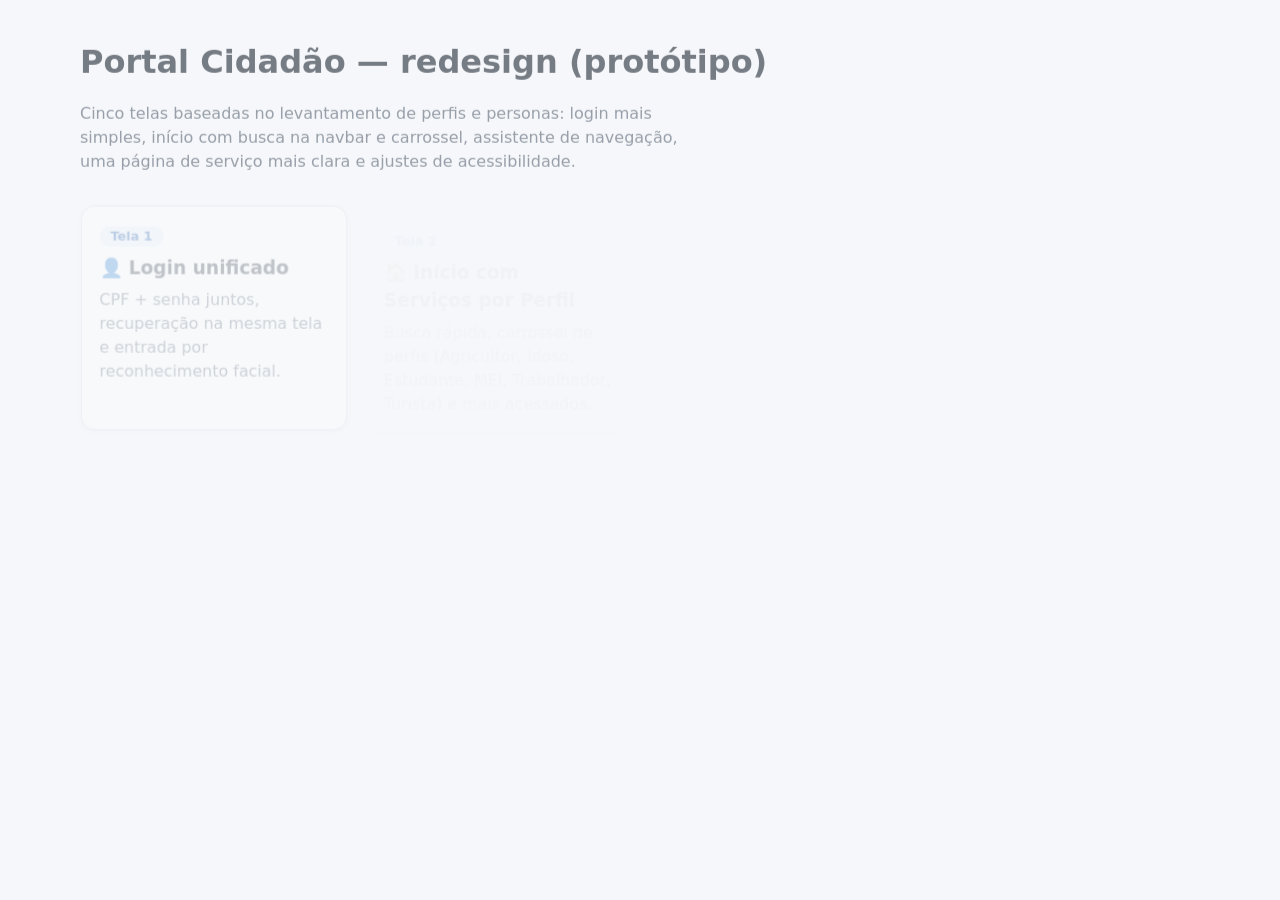
<file: index.html>
<!DOCTYPE html>
<html lang="pt-BR">
<head>
<meta charset="utf-8">
<meta name="viewport" content="width=device-width, initial-scale=1">
<meta http-equiv="refresh" content="0; url=portal-cidadao/index.html">
<title>Portal Cidadão (protótipo)</title>
<link rel="icon" type="image/png" href="portal-cidadao/img/favicon.png">
</head>
<body>
<p><a href="portal-cidadao/index.html">Abrir o Portal Cidadão</a></p>
</body>
</html>
</file>
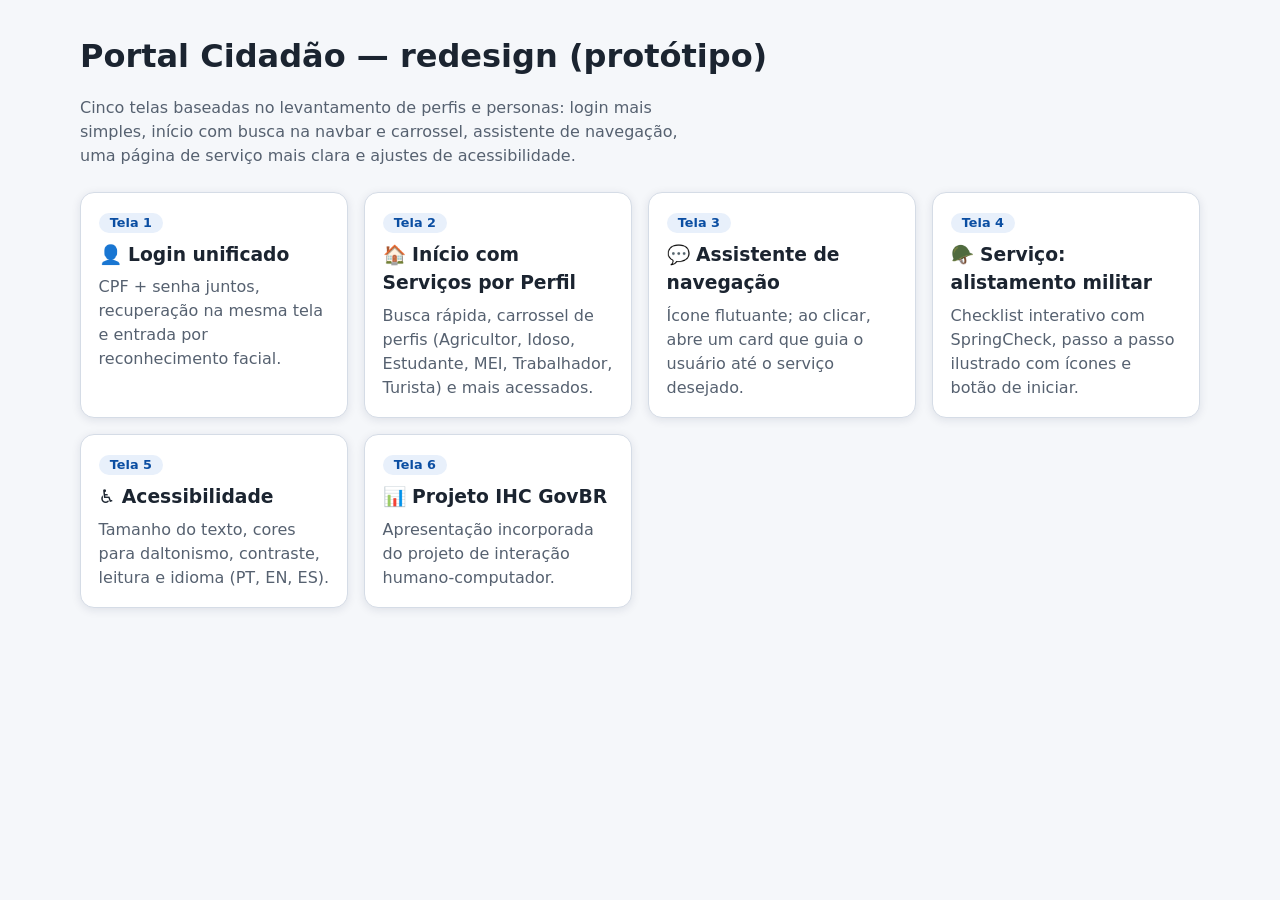
<file: portal-cidadao/index.html>
<!DOCTYPE html>
<html lang="pt-BR">
<head>
<meta charset="utf-8">
<meta name="viewport" content="width=device-width, initial-scale=1">
<title>Protótipo Portal Cidadão — Índice</title>
<link rel="icon" type="image/png" href="img/favicon.png">
<link rel="apple-touch-icon" href="img/apple-touch-icon.png">
<script src="js/prefs.js"></script>
<link rel="stylesheet" href="css/base.css">
<link rel="stylesheet" href="css/components.css">
<link rel="stylesheet" href="css/index.css">
</head>
<body>
<main class="container section">
  <h1 style="margin:0">Portal Cidadão — redesign (protótipo)</h1>
  <p style="color:var(--muted);max-width:60ch">Cinco telas baseadas no levantamento de perfis e personas: login mais simples, início com busca na navbar e carrossel, assistente de navegação, uma página de serviço mais clara e ajustes de acessibilidade.</p>
  <div class="hub" style="margin-top:1.5rem">
    <a href="login.html"><div class="card"><span class="tag-pill">Tela 1</span><h3>👤 Login unificado</h3><p>CPF + senha juntos, recuperação na mesma tela e entrada por reconhecimento facial.</p></div></a>
    <a href="home.html"><div class="card"><span class="tag-pill">Tela 2</span><h3>🏠 Início com Serviços por Perfil</h3><p>Busca rápida, carrossel de perfis (Agricultor, Idoso, Estudante, MEI, Trabalhador, Turista) e mais acessados.</p></div></a>
    <a href="home.html?assistente=1"><div class="card"><span class="tag-pill">Tela 3</span><h3>💬 Assistente de navegação</h3><p>Ícone flutuante; ao clicar, abre um card que guia o usuário até o serviço desejado.</p></div></a>
    <a href="alistamento.html"><div class="card"><span class="tag-pill">Tela 4</span><h3>🪖 Serviço: alistamento militar</h3><p>Checklist interativo com SpringCheck, passo a passo ilustrado com ícones e botão de iniciar.</p></div></a>
    <a href="acessibilidade.html"><div class="card"><span class="tag-pill">Tela 5</span><h3>♿ Acessibilidade</h3><p>Tamanho do texto, cores para daltonismo, contraste, leitura e idioma (PT, EN, ES).</p></div></a>
    <a href="projeto-ihc.html"><div class="card"><span class="tag-pill">Tela 6</span><h3>📊 Projeto IHC GovBR</h3><p>Apresentação incorporada do projeto de interação humano-computador.</p></div></a>
  </div>
</main>
<script src="js/main.js"></script>
<script src="js/i18n.js"></script>
<script src="js/leitor.js"></script>
<script src="js/vlibras.js"></script>
</body>
</html>
</file>
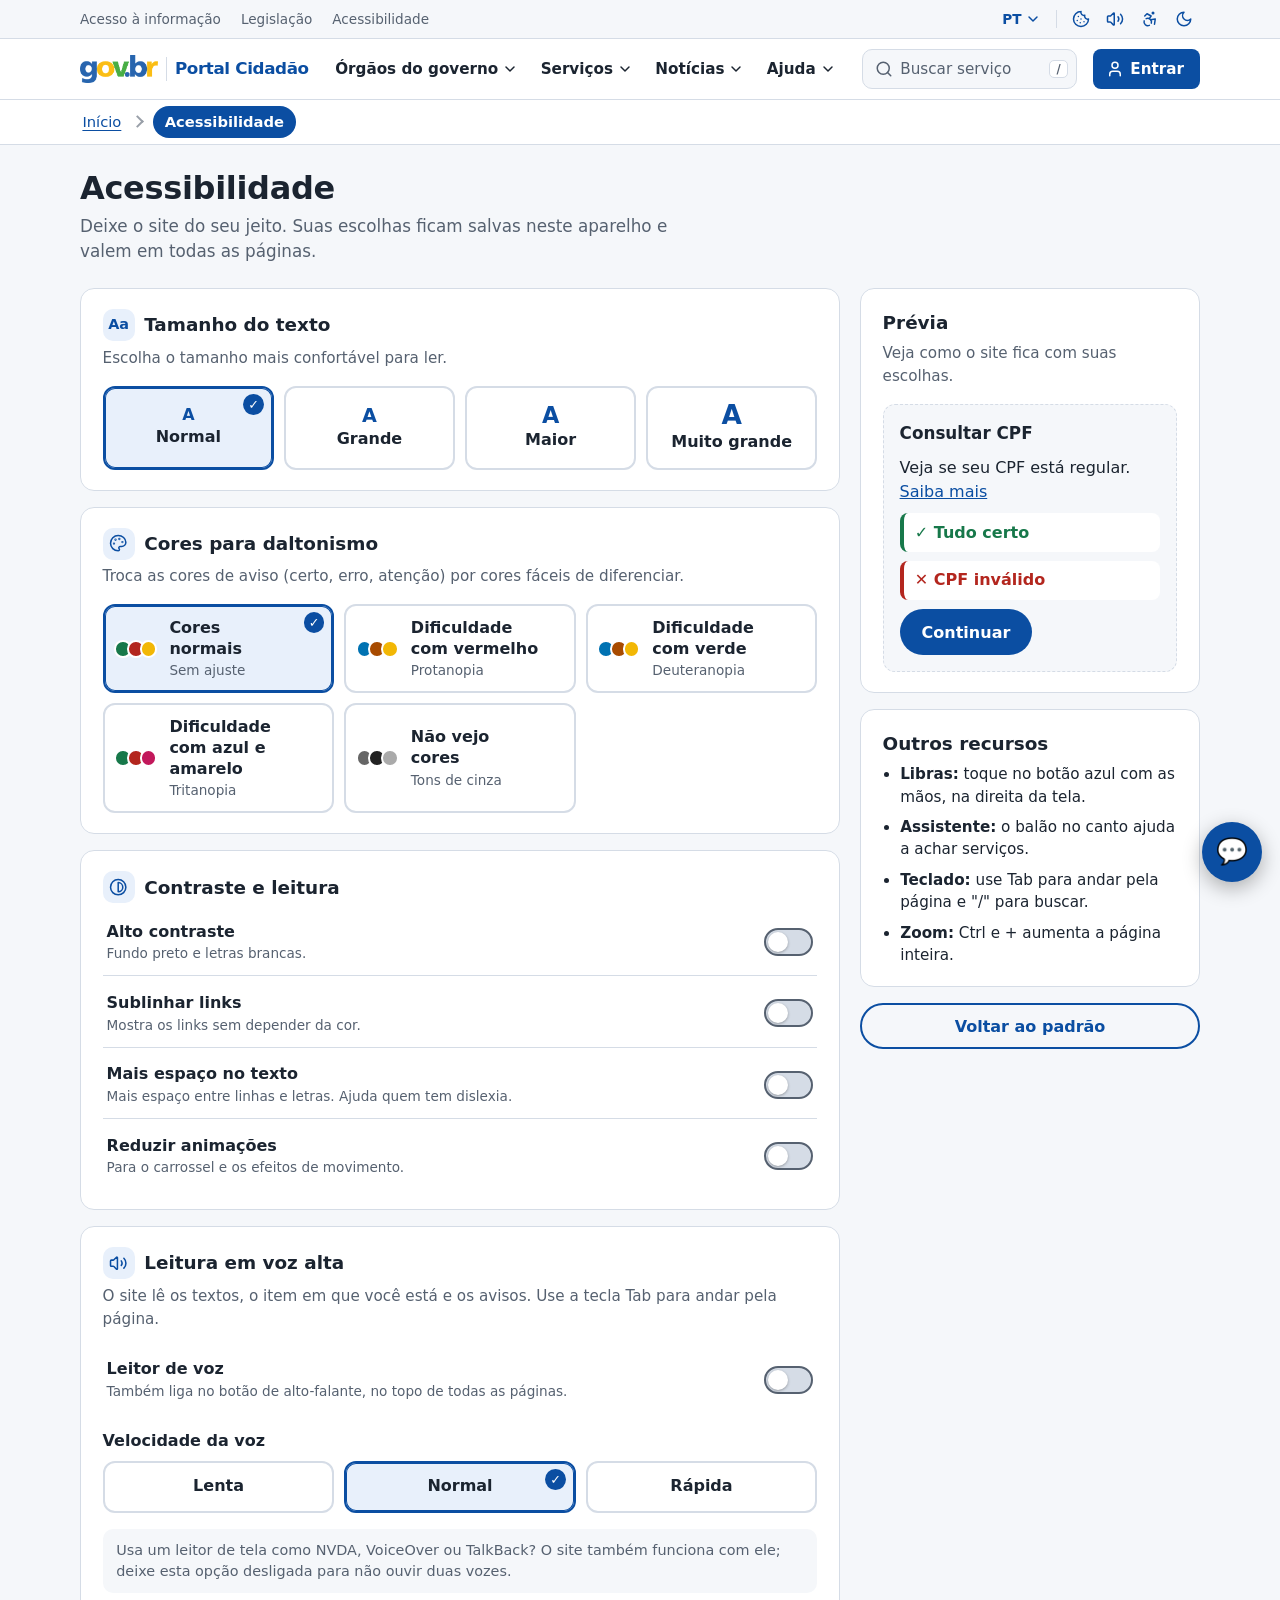
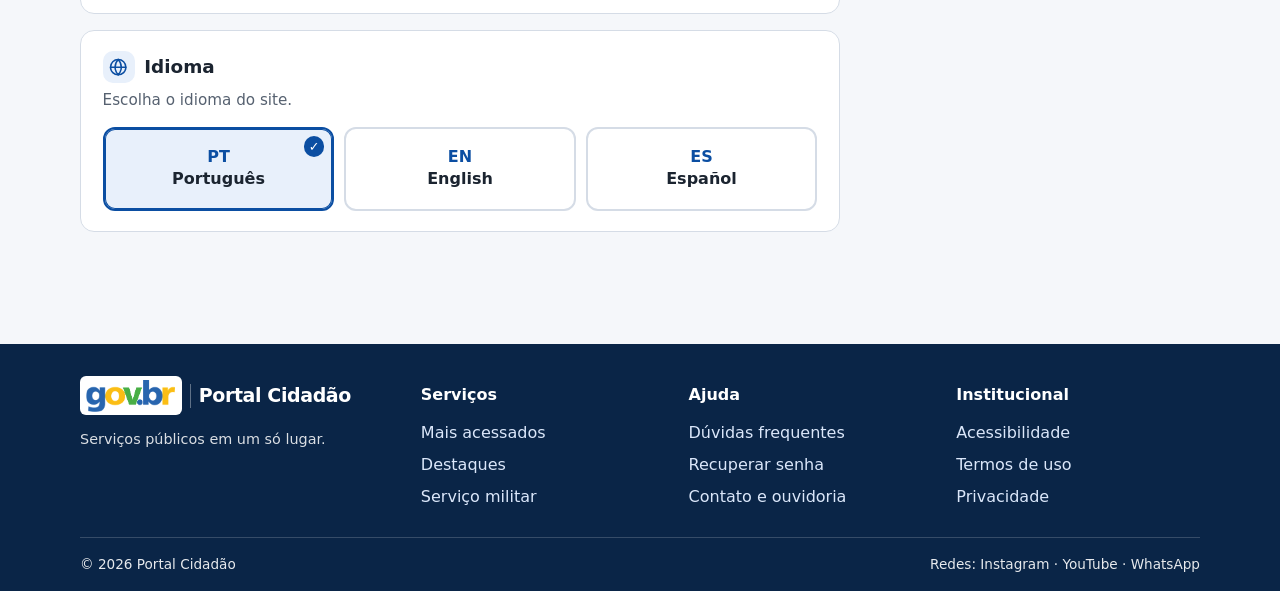
<file: portal-cidadao/acessibilidade.html>
<!DOCTYPE html>
<html lang="pt-BR">
<head>
<meta charset="utf-8">
<meta name="viewport" content="width=device-width, initial-scale=1">
<title>Acessibilidade — Portal Cidadão (protótipo)</title>
<link rel="icon" type="image/png" href="img/favicon.png">
<link rel="apple-touch-icon" href="img/apple-touch-icon.png">
<script src="js/prefs.js"></script>
<link rel="stylesheet" href="css/base.css">
<link rel="stylesheet" href="css/components.css">
<link rel="stylesheet" href="css/layout.css">
<link rel="stylesheet" href="css/alistamento.css">
<link rel="stylesheet" href="css/acessibilidade.css">
</head>
<body data-page="acessibilidade">
<a class="skip" href="#conteudo">Ir para o conteúdo</a>

<div class="topbar">
  <div class="container topbar-inner">
    <nav class="tb-links" aria-label="Links institucionais">
      <a href="#" data-soon>Acesso à informação</a>
      <a href="#" data-soon>Legislação</a>
      <a href="acessibilidade.html">Acessibilidade</a>
    </nav>
    <div class="tb-tools">
      <div class="tb-item">
        <button class="tb-trigger tb-lang" type="button" aria-expanded="false" aria-controls="dd-idioma" aria-label="Idioma: Português">
          <span class="tb-lang-code" translate="no">PT</span><svg class="chev" viewBox="0 0 24 24" aria-hidden="true"><path d="m6 9 6 6 6-6"/></svg>
        </button>
        <div class="dropdown dd-right dd-small" id="dd-idioma">
          <ul>
            <li><a href="#" data-lang="pt" lang="pt" translate="no" aria-current="true">Português</a></li>
            <li><a href="#" data-lang="en" lang="en" translate="no">English</a></li>
            <li><a href="#" data-lang="es" lang="es" translate="no">Español</a></li>
          </ul>
        </div>
      </div>
      <span class="tb-sep" aria-hidden="true"></span>
      <div class="tb-item">
        <button class="tb-trigger tb-icon" type="button" aria-expanded="false" aria-controls="dd-cookies" aria-label="Preferências de cookies" data-tooltip="Preferências de cookies">
          <svg class="ico" viewBox="0 0 24 24" aria-hidden="true"><path d="M12 2a10 10 0 1 0 10 10 4 4 0 0 1-5-5 4 4 0 0 1-5-5"/><path d="M8.5 8.5v.01"/><path d="M16 15.5v.01"/><path d="M12 12v.01"/><path d="M11 17v.01"/><path d="M7 14v.01"/></svg>
        </button>
        <div class="dropdown dd-right dd-cookies" id="dd-cookies">
          <p class="dd-text"><strong>Cookies</strong>Alguns cookies são necessários. Os de estatística são opcionais.</p>
          <div class="dd-actions">
            <button class="dd-btn" type="button" data-cookies="essenciais">Só essenciais</button>
            <button class="dd-btn dd-btn-primary" type="button" data-cookies="todos">Aceitar todos</button>
          </div>
        </div>
      </div>
      <button class="tb-icon tb-reader" type="button" data-reader-toggle aria-pressed="false" aria-label="Leitor de voz" data-tooltip="Ouvir o site em voz alta"><svg class="ico" viewBox="0 0 24 24" aria-hidden="true"><path d="M11 4.7a.7.7 0 0 0-1.2-.5L6.4 7.6A1.4 1.4 0 0 1 5.4 8H3a1 1 0 0 0-1 1v6a1 1 0 0 0 1 1h2.4a1.4 1.4 0 0 1 1 .4l3.4 3.4a.7.7 0 0 0 1.2-.5z"/><path d="M16 9a5 5 0 0 1 0 6"/><path d="M19.4 18.4a9 9 0 0 0 0-12.8"/></svg></button>
      <a class="tb-icon tb-a11y" href="acessibilidade.html" aria-label="Acessibilidade" data-tooltip="Ajustar texto, cores e idioma"><svg class="ico" viewBox="0 0 24 24" aria-hidden="true"><circle cx="16" cy="4" r="1"/><path d="m18 19 1-7-6 1"/><path d="m5 8 3-3 5.5 3-2.36 3.5"/><path d="M4.24 14.5a5 5 0 0 0 6.88 6"/><path d="M13.76 17.5a5 5 0 0 0-6.88-6"/></svg></a>
      <button class="tb-icon theme-toggle" type="button" data-hc aria-pressed="false" aria-label="Alto contraste" data-tooltip="Ligar ou desligar o alto contraste">
        <svg class="ico i-moon" viewBox="0 0 24 24" aria-hidden="true"><path d="M12 3a6 6 0 0 0 9 9 9 9 0 1 1-9-9Z"/></svg>
        <svg class="ico i-sun" viewBox="0 0 24 24" aria-hidden="true"><circle cx="12" cy="12" r="4"/><path d="M12 2v2"/><path d="M12 20v2"/><path d="m4.93 4.93 1.41 1.41"/><path d="m17.66 17.66 1.41 1.41"/><path d="M2 12h2"/><path d="M20 12h2"/><path d="m6.34 17.66-1.41 1.41"/><path d="m19.07 4.93-1.41 1.41"/></svg>
      </button>
    </div>
  </div>
</div><!-- /topbar -->

<header class="site-header">
  <div class="container nav">
    <a class="brand" href="home.html"><img class="brand-logo" src="img/govbr-logo.webp" alt="gov.br" width="89" height="32"><span class="brand-sep" aria-hidden="true"></span><span class="brand-name">Portal Cidadão</span></a>

    <nav class="nav-links" id="nav-links" aria-label="Principal">
      <ul class="nav-menu">
        <li class="nav-item">
          <button class="nav-trigger" type="button" aria-expanded="false" aria-controls="dd-orgaos">Órgãos do governo<svg class="chev" viewBox="0 0 24 24" aria-hidden="true"><path d="m6 9 6 6 6-6"/></svg></button>
          <div class="dropdown" id="dd-orgaos">
            <ul>
              <li><a href="#" data-soon>Presidência da República</a></li>
              <li><a href="#" data-soon>Ministérios</a></li>
              <li><a href="#" data-soon>Receita Federal</a></li>
              <li><a href="#" data-soon>INSS — Previdência Social</a></li>
              <li><a href="#" data-soon>Polícia Federal</a></li>
              <li><a href="alistamento.html">Ministério da Defesa</a></li>
              <li><a href="#" data-soon>Agências reguladoras</a></li>
            </ul>
            <a class="dd-all" href="#" data-soon>Ver todos os órgãos</a>
          </div>
        </li>
        <li class="nav-item">
          <button class="nav-trigger" type="button" aria-expanded="false" aria-controls="dd-servicos">Serviços<svg class="chev" viewBox="0 0 24 24" aria-hidden="true"><path d="m6 9 6 6 6-6"/></svg></button>
          <div class="dropdown dd-wide" id="dd-servicos">
            <div class="dd-cols">
              <div>
                <p class="dd-head">Por tema</p>
                <ul>
                  <li><a href="#" data-soon>Documentos e identidade</a></li>
                  <li><a href="#" data-soon>Trabalho e previdência</a></li>
                  <li><a href="#" data-soon>Saúde</a></li>
                  <li><a href="#" data-soon>Educação</a></li>
                  <li><a href="#" data-soon>Impostos e finanças</a></li>
                  <li><a href="#" data-soon>Viagens e exterior</a></li>
                </ul>
              </div>
              <div>
                <p class="dd-head">Atalhos</p>
                <ul>
                  <li><a href="home.html#mais-acessados">Mais acessados</a></li>
                  <li><a href="home.html#perfis">Serviços por perfil</a></li>
                  <li><a href="alistamento.html">Alistamento militar</a></li>
                  <li><a href="#" data-soon>Consultar CPF</a></li>
                  <li><a href="#" data-soon>Carteira de Trabalho Digital</a></li>
                </ul>
              </div>
            </div>
            <a class="dd-all" href="#" data-soon>Ver todos os serviços</a>
          </div>
        </li>
        <li class="nav-item">
          <button class="nav-trigger" type="button" aria-expanded="false" aria-controls="dd-noticias">Notícias<svg class="chev" viewBox="0 0 24 24" aria-hidden="true"><path d="m6 9 6 6 6-6"/></svg></button>
          <div class="dropdown" id="dd-noticias">
            <ul>
              <li><a href="#" data-soon>Últimas notícias</a></li>
              <li><a href="home.html#destaques">Destaques da semana</a></li>
              <li><a href="#" data-soon>Comunicados oficiais</a></li>
              <li><a href="#" data-soon>Calendário de prazos</a></li>
              <li><a href="#" data-soon>Notícias por órgão</a></li>
            </ul>
          </div>
        </li>
        <li class="nav-item">
          <button class="nav-trigger" type="button" aria-expanded="false" aria-controls="dd-ajuda">Ajuda<svg class="chev" viewBox="0 0 24 24" aria-hidden="true"><path d="m6 9 6 6 6-6"/></svg></button>
          <div class="dropdown dd-right" id="dd-ajuda">
            <ul>
              <li><a href="home.html?assistente=1">Como usar o portal</a></li>
              <li><a href="#" data-soon>Dúvidas frequentes</a></li>
              <li><a href="acessibilidade.html">Acessibilidade</a></li>
              <li><a href="#" data-soon>Contato e ouvidoria</a></li>
            </ul>
          </div>
        </li>
      </ul>
    </nav>

    <div class="nav-search" id="nav-search">
      <form role="search" autocomplete="off">
        <label class="sr-only" for="busca">Buscar serviços</label>
        <svg class="ico" viewBox="0 0 24 24" aria-hidden="true"><circle cx="11" cy="11" r="8"/><path d="m21 21-4.3-4.3"/></svg>
        <input id="busca" type="search" placeholder="Buscar serviço" aria-controls="suggest" aria-expanded="false">
        <kbd aria-hidden="true">/</kbd>
      </form>
      <ul class="suggest" id="suggest" aria-label="Sugestões de serviços"></ul>
    </div>

    <div class="nav-actions">
      <button class="nav-icon search-toggle" id="search-toggle" type="button" aria-label="Abrir busca" aria-expanded="false">
        <svg class="ico" viewBox="0 0 24 24" aria-hidden="true"><circle cx="11" cy="11" r="8"/><path d="m21 21-4.3-4.3"/></svg>
      </button>
      <a class="nav-login" id="btn-entrar" href="login.html">
        <svg class="ico" viewBox="0 0 24 24" aria-hidden="true"><path d="M19 21v-2a4 4 0 0 0-4-4H9a4 4 0 0 0-4 4v2"/><circle cx="12" cy="7" r="4"/></svg><span class="nav-login-text">Entrar</span></a>
      <button class="nav-icon menu-toggle" id="menu-toggle" type="button" aria-label="Abrir menu" aria-expanded="false" aria-controls="nav-links">
        <svg class="ico ico-menu" viewBox="0 0 24 24" aria-hidden="true"><path d="M4 6h16"/><path d="M4 12h16"/><path d="M4 18h16"/></svg>
        <svg class="ico ico-close" viewBox="0 0 24 24" aria-hidden="true"><path d="M18 6 6 18"/><path d="m6 6 12 12"/></svg>
      </button>
    </div>
  </div>
</header>

<nav class="crumbs-bar" aria-label="Você está em">
  <div class="container crumbs">
    <ol class="crumbs-list">
      <li><a href="home.html">Início</a></li>
      <li><span aria-current="page">Acessibilidade</span></li>
    </ol>
  </div>
</nav>

<main id="conteudo" class="container a11y-page">
  <header class="a11y-head">
    <h1>Acessibilidade</h1>
    <p class="a11y-lead">Deixe o site do seu jeito. Suas escolhas ficam salvas neste aparelho e valem em todas as páginas.</p>
  </header>

  <div class="a11y-layout">
    <div class="a11y-settings">

      <!-- Tamanho do texto -->
      <section class="a11y-card" aria-labelledby="t-texto">
        <h2 id="t-texto"><span class="a11y-badge" aria-hidden="true">Aa</span>Tamanho do texto</h2>
        <p class="a11y-help">Escolha o tamanho mais confortável para ler.</p>
        <fieldset class="opt-grid opt-grid-4">
          <legend class="sr-only">Tamanho do texto</legend>
          <label class="opt"><input class="opt-input" type="radio" name="font" value="100" data-pref="font"><span class="opt-box"><span class="opt-sample" style="font-size:1rem">A</span><span class="opt-name">Normal</span></span></label>
          <label class="opt"><input class="opt-input" type="radio" name="font" value="115" data-pref="font"><span class="opt-box"><span class="opt-sample" style="font-size:1.2rem">A</span><span class="opt-name">Grande</span></span></label>
          <label class="opt"><input class="opt-input" type="radio" name="font" value="130" data-pref="font"><span class="opt-box"><span class="opt-sample" style="font-size:1.4rem">A</span><span class="opt-name">Maior</span></span></label>
          <label class="opt"><input class="opt-input" type="radio" name="font" value="150" data-pref="font"><span class="opt-box"><span class="opt-sample" style="font-size:1.65rem">A</span><span class="opt-name">Muito grande</span></span></label>
        </fieldset>
      </section>

      <!-- Daltonismo -->
      <section class="a11y-card" aria-labelledby="t-cores">
        <h2 id="t-cores"><span class="a11y-badge" aria-hidden="true"><svg viewBox="0 0 24 24"><circle cx="13.5" cy="6.5" r=".5"/><circle cx="17.5" cy="10.5" r=".5"/><circle cx="8.5" cy="7.5" r=".5"/><circle cx="6.5" cy="12.5" r=".5"/><path d="M12 2C6.5 2 2 6.5 2 12s4.5 10 10 10c.926 0 1.648-.746 1.648-1.688 0-.437-.18-.835-.437-1.125-.29-.289-.438-.652-.438-1.125a1.64 1.64 0 0 1 1.668-1.668h1.996c3.051 0 5.555-2.503 5.555-5.554C21.965 6.012 17.461 2 12 2z"/></svg></span>Cores para daltonismo</h2>
        <p class="a11y-help">Troca as cores de aviso (certo, erro, atenção) por cores fáceis de diferenciar.</p>
        <fieldset class="opt-grid opt-grid-cb">
          <legend class="sr-only">Cores para daltonismo</legend>
          <label class="opt"><input class="opt-input" type="radio" name="cb" value="none" data-pref="cb"><span class="opt-box opt-row"><span class="sw-dots" aria-hidden="true"><i style="background:#17784a"></i><i style="background:#b3261e"></i><i style="background:#f2b705"></i></span><span><span class="opt-name">Cores normais</span><small class="opt-desc">Sem ajuste</small></span></span></label>
          <label class="opt"><input class="opt-input" type="radio" name="cb" value="protan" data-pref="cb"><span class="opt-box opt-row"><span class="sw-dots" aria-hidden="true"><i style="background:#0072b2"></i><i style="background:#a84b00"></i><i style="background:#f2b705"></i></span><span><span class="opt-name">Dificuldade com vermelho</span><small class="opt-desc">Protanopia</small></span></span></label>
          <label class="opt"><input class="opt-input" type="radio" name="cb" value="deutan" data-pref="cb"><span class="opt-box opt-row"><span class="sw-dots" aria-hidden="true"><i style="background:#0072b2"></i><i style="background:#a84b00"></i><i style="background:#f2b705"></i></span><span><span class="opt-name">Dificuldade com verde</span><small class="opt-desc">Deuteranopia</small></span></span></label>
          <label class="opt"><input class="opt-input" type="radio" name="cb" value="tritan" data-pref="cb"><span class="opt-box opt-row"><span class="sw-dots" aria-hidden="true"><i style="background:#17784a"></i><i style="background:#b3261e"></i><i style="background:#c2185b"></i></span><span><span class="opt-name">Dificuldade com azul e amarelo</span><small class="opt-desc">Tritanopia</small></span></span></label>
          <label class="opt"><input class="opt-input" type="radio" name="cb" value="mono" data-pref="cb"><span class="opt-box opt-row"><span class="sw-dots" aria-hidden="true"><i style="background:#666"></i><i style="background:#222"></i><i style="background:#aaa"></i></span><span><span class="opt-name">Não vejo cores</span><small class="opt-desc">Tons de cinza</small></span></span></label>
        </fieldset>
      </section>

      <!-- Contraste e leitura -->
      <section class="a11y-card" aria-labelledby="t-leitura">
        <h2 id="t-leitura"><span class="a11y-badge" aria-hidden="true"><svg viewBox="0 0 24 24"><circle cx="12" cy="12" r="10"/><path d="M12 18a6 6 0 0 0 0-12v12z"/></svg></span>Contraste e leitura</h2>
        <div class="sw-list">
          <label class="sw"><input class="sw-input" type="checkbox" role="switch" data-pref="hc"><span class="sw-text"><span class="opt-name">Alto contraste</span><small class="opt-desc">Fundo preto e letras brancas.</small></span><span class="sw-track" aria-hidden="true"></span></label>
          <label class="sw"><input class="sw-input" type="checkbox" role="switch" data-pref="links"><span class="sw-text"><span class="opt-name">Sublinhar links</span><small class="opt-desc">Mostra os links sem depender da cor.</small></span><span class="sw-track" aria-hidden="true"></span></label>
          <label class="sw"><input class="sw-input" type="checkbox" role="switch" data-pref="spacing"><span class="sw-text"><span class="opt-name">Mais espaço no texto</span><small class="opt-desc">Mais espaço entre linhas e letras. Ajuda quem tem dislexia.</small></span><span class="sw-track" aria-hidden="true"></span></label>
          <label class="sw"><input class="sw-input" type="checkbox" role="switch" data-pref="motion"><span class="sw-text"><span class="opt-name">Reduzir animações</span><small class="opt-desc">Para o carrossel e os efeitos de movimento.</small></span><span class="sw-track" aria-hidden="true"></span></label>
        </div>
      </section>

      <!-- Leitura em voz alta -->
      <section class="a11y-card" aria-labelledby="t-voz">
        <h2 id="t-voz"><span class="a11y-badge" aria-hidden="true"><svg viewBox="0 0 24 24" aria-hidden="true"><path d="M11 4.7a.7.7 0 0 0-1.2-.5L6.4 7.6A1.4 1.4 0 0 1 5.4 8H3a1 1 0 0 0-1 1v6a1 1 0 0 0 1 1h2.4a1.4 1.4 0 0 1 1 .4l3.4 3.4a.7.7 0 0 0 1.2-.5z"/><path d="M16 9a5 5 0 0 1 0 6"/><path d="M19.4 18.4a9 9 0 0 0 0-12.8"/></svg></span>Leitura em voz alta</h2>
        <p class="a11y-help">O site lê os textos, o item em que você está e os avisos. Use a tecla Tab para andar pela página.</p>
        <div class="sw-list">
          <label class="sw"><input class="sw-input" type="checkbox" role="switch" data-pref="reader"><span class="sw-text"><span class="opt-name">Leitor de voz</span><small class="opt-desc">Também liga no botão de alto-falante, no topo de todas as páginas.</small></span><span class="sw-track" aria-hidden="true"></span></label>
        </div>
        <fieldset class="opt-grid opt-grid-3 voz-rate">
          <legend class="opt-legend">Velocidade da voz</legend>
          <label class="opt"><input class="opt-input" type="radio" name="rate" value="0.8" data-pref="rate"><span class="opt-box"><span class="opt-name">Lenta</span></span></label>
          <label class="opt"><input class="opt-input" type="radio" name="rate" value="1" data-pref="rate"><span class="opt-box"><span class="opt-name">Normal</span></span></label>
          <label class="opt"><input class="opt-input" type="radio" name="rate" value="1.25" data-pref="rate"><span class="opt-box"><span class="opt-name">Rápida</span></span></label>
        </fieldset>
        <p class="a11y-note">Usa um leitor de tela como NVDA, VoiceOver ou TalkBack? O site também funciona com ele; deixe esta opção desligada para não ouvir duas vozes.</p>
      </section>

      <!-- Idioma -->
      <section class="a11y-card" aria-labelledby="t-idioma">
        <h2 id="t-idioma"><span class="a11y-badge" aria-hidden="true"><svg viewBox="0 0 24 24"><circle cx="12" cy="12" r="10"/><path d="M12 2a14.5 14.5 0 0 0 0 20 14.5 14.5 0 0 0 0-20"/><path d="M2 12h20"/></svg></span>Idioma</h2>
        <p class="a11y-help">Escolha o idioma do site.</p>
        <fieldset class="opt-grid opt-grid-3">
          <legend class="sr-only">Idioma</legend>
          <label class="opt"><input class="opt-input" type="radio" name="lang" value="pt" data-pref="lang"><span class="opt-box"><span class="opt-sample" aria-hidden="true">PT</span><span class="opt-name" lang="pt" translate="no">Português</span></span></label>
          <label class="opt"><input class="opt-input" type="radio" name="lang" value="en" data-pref="lang"><span class="opt-box"><span class="opt-sample" aria-hidden="true">EN</span><span class="opt-name" lang="en" translate="no">English</span></span></label>
          <label class="opt"><input class="opt-input" type="radio" name="lang" value="es" data-pref="lang"><span class="opt-box"><span class="opt-sample" aria-hidden="true">ES</span><span class="opt-name" lang="es" translate="no">Español</span></span></label>
        </fieldset>
      </section>
    </div>

    <aside class="a11y-aside">
      <section class="a11y-card a11y-preview" aria-labelledby="t-previa">
        <h2 id="t-previa">Prévia</h2>
        <p class="a11y-help">Veja como o site fica com suas escolhas.</p>
        <div class="prev-box">
          <p class="prev-title">Consultar CPF</p>
          <p class="prev-text">Veja se seu CPF está regular. <a href="#" data-soon>Saiba mais</a></p>
          <p class="prev-msg prev-ok"><span aria-hidden="true">✓</span> Tudo certo</p>
          <p class="prev-msg prev-err"><span aria-hidden="true">✕</span> CPF inválido</p>
          <button class="btn btn-primary" type="button" data-soon-btn>Continuar</button>
        </div>
      </section>

      <section class="a11y-card" aria-labelledby="t-outros">
        <h2 id="t-outros">Outros recursos</h2>
        <ul class="a11y-list">
          <li><strong>Libras:</strong> toque no botão azul com as mãos, na direita da tela.</li>
          <li><strong>Assistente:</strong> o balão no canto ajuda a achar serviços.</li>
          <li><strong>Teclado:</strong> use Tab para andar pela página e "/" para buscar.</li>
          <li><strong>Zoom:</strong> Ctrl e + aumenta a página inteira.</li>
        </ul>
      </section>

      <button class="btn btn-outline btn-block" type="button" id="a11y-reset">Voltar ao padrão</button>
    </aside>
  </div>
</main>

<footer class="site-footer">
  <div class="container">
    <div class="f-grid">
      <div class="f-brand">
        <a class="brand brand-footer" href="home.html"><img class="brand-logo" src="img/govbr-logo.webp" alt="gov.br" width="89" height="32"><span class="brand-sep" aria-hidden="true"></span><span class="brand-name">Portal Cidadão</span></a>
        <p>Serviços públicos em um só lugar.</p>
      </div>
      <details class="f-col"><summary>Serviços</summary><ul>
        <li><a href="#mais-acessados">Mais acessados</a></li><li><a href="#destaques">Destaques</a></li><li><a href="alistamento.html">Serviço militar</a></li></ul></details>
      <details class="f-col"><summary>Ajuda</summary><ul>
        <li><a href="#">Dúvidas frequentes</a></li><li><a href="#">Recuperar senha</a></li><li><a href="#">Contato e ouvidoria</a></li></ul></details>
      <details class="f-col"><summary>Institucional</summary><ul>
        <li><a href="acessibilidade.html">Acessibilidade</a></li><li><a href="#">Termos de uso</a></li><li><a href="#">Privacidade</a></li></ul></details>
    </div>
    <div class="f-bottom"><span>© 2026 Portal Cidadão</span><span>Redes: Instagram · YouTube · WhatsApp</span></div>
  </div>
</footer>

<script src="js/main.js"></script>
<script src="js/acessibilidade.js"></script>
<script src="js/assistente.js"></script>
<script src="js/i18n.js"></script>
<script src="js/leitor.js"></script>
<script src="js/vlibras.js"></script>
</body>
</html>
</file>
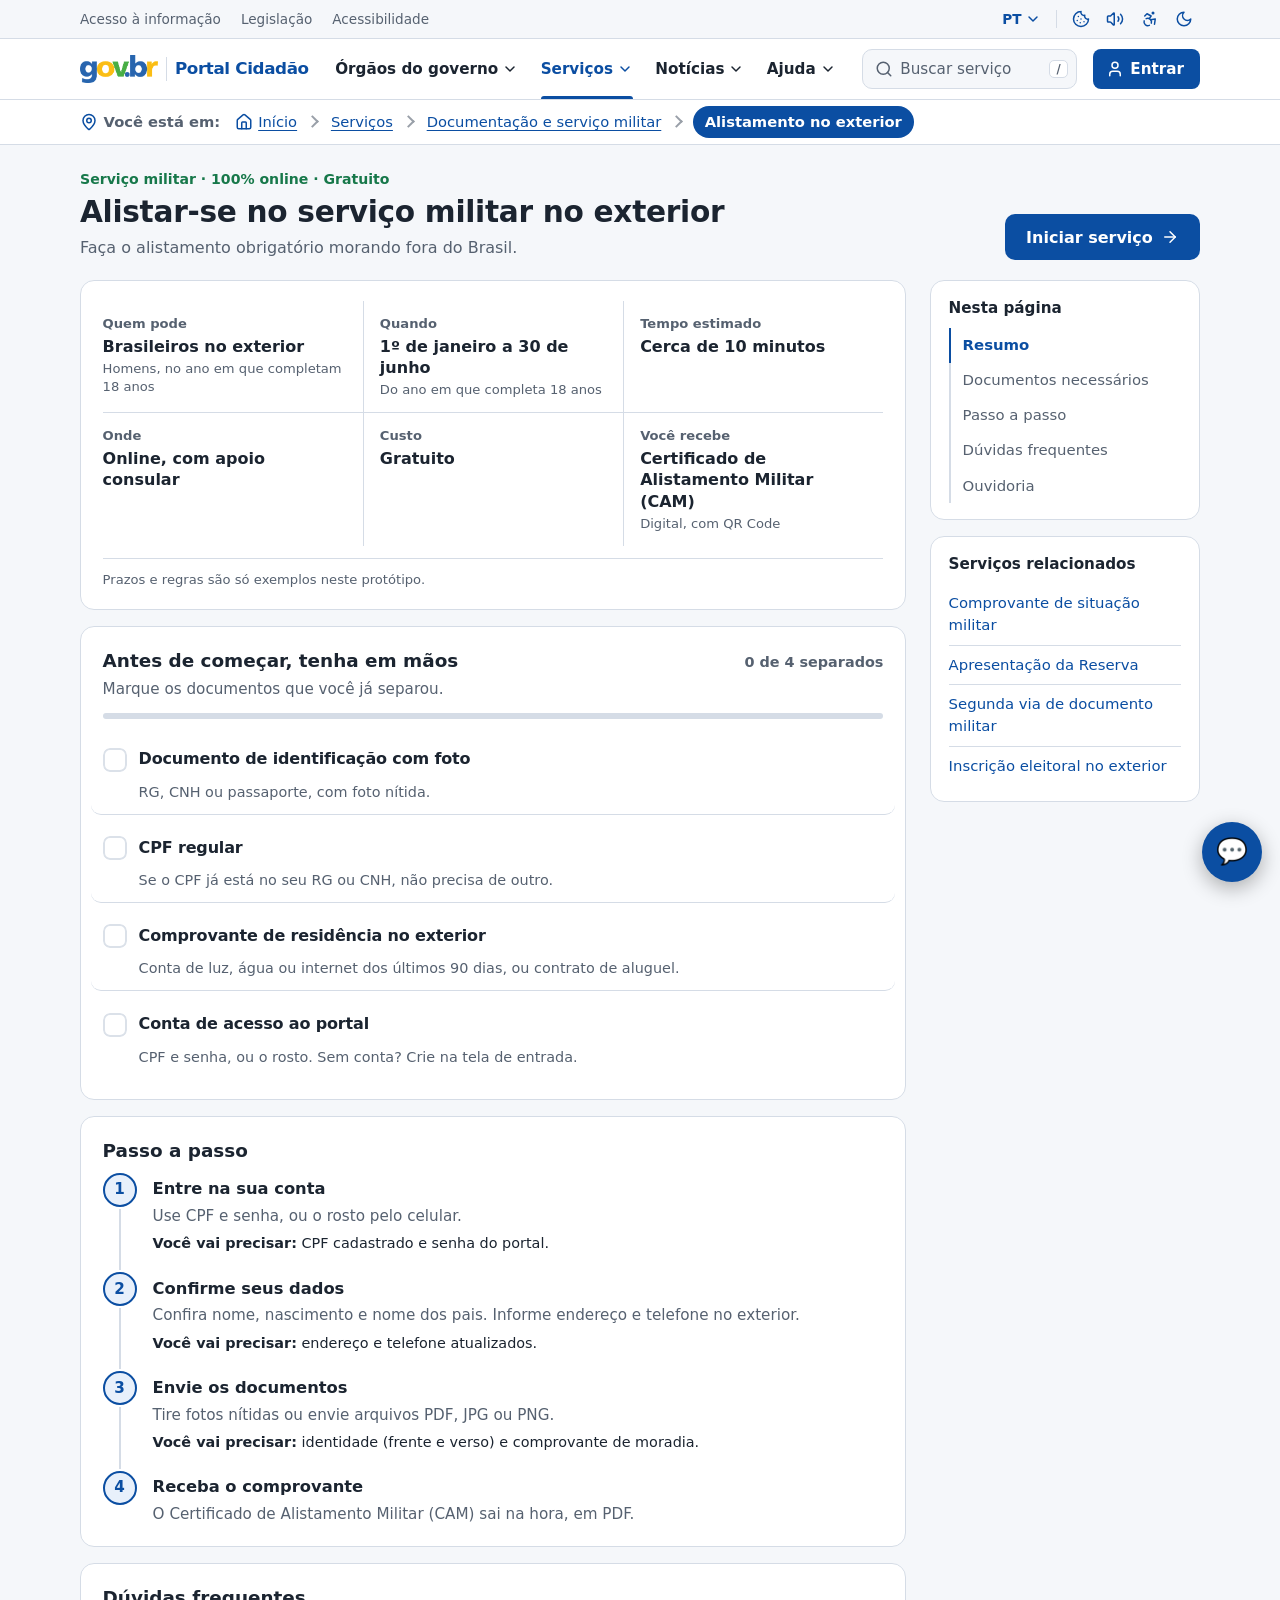
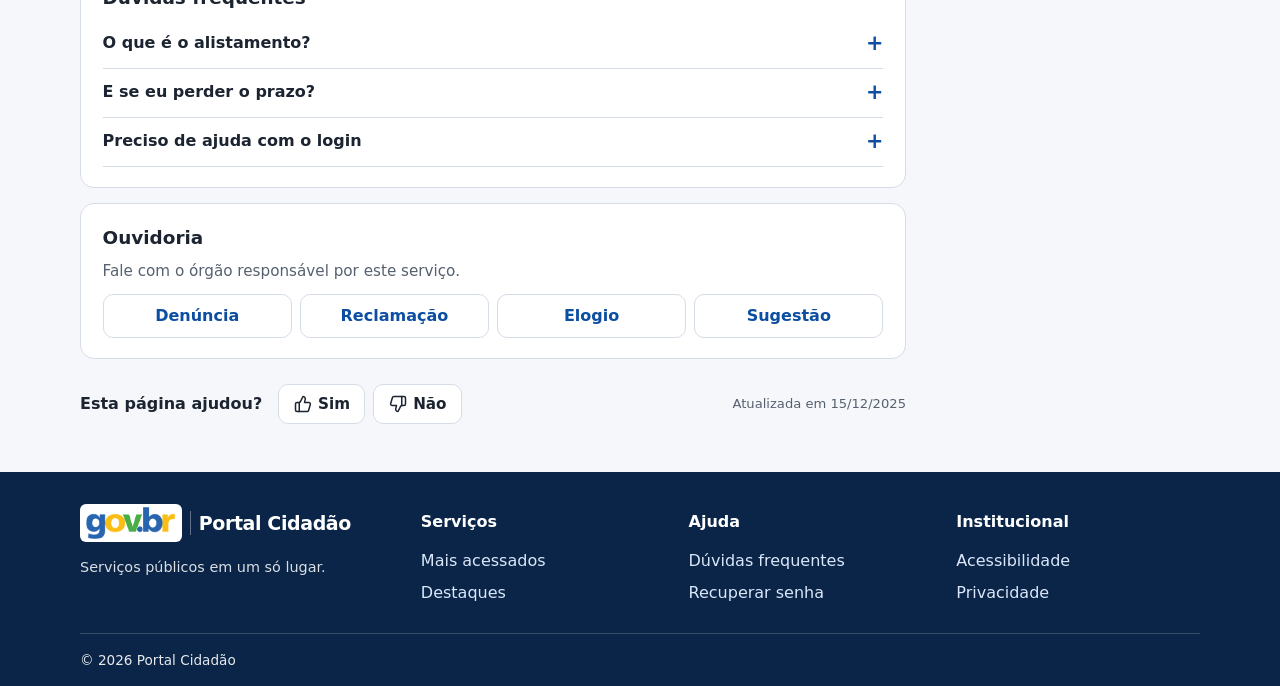
<file: portal-cidadao/alistamento.html>
<!DOCTYPE html>
<html lang="pt-BR">
<head>
<meta charset="utf-8">
<meta name="viewport" content="width=device-width, initial-scale=1">
<title>Alistamento militar — Portal Cidadão (protótipo)</title>
<link rel="icon" type="image/png" href="img/favicon.png">
<link rel="apple-touch-icon" href="img/apple-touch-icon.png">
<script src="js/prefs.js"></script>
<link rel="stylesheet" href="css/base.css">
<link rel="stylesheet" href="css/components.css">
<link rel="stylesheet" href="css/layout.css">
<link rel="stylesheet" href="css/alistamento.css">
</head>
<body data-page="alistamento" class="has-cta">
<a class="skip" href="#conteudo">Ir para o conteúdo</a>

<div class="topbar">
  <div class="container topbar-inner">
    <nav class="tb-links" aria-label="Links institucionais">
      <a href="#" data-soon>Acesso à informação</a>
      <a href="#" data-soon>Legislação</a>
      <a href="acessibilidade.html">Acessibilidade</a>
    </nav>
    <div class="tb-tools">
      <div class="tb-item">
        <button class="tb-trigger tb-lang" type="button" aria-expanded="false" aria-controls="dd-idioma" aria-label="Idioma: Português">
          <span class="tb-lang-code" translate="no">PT</span><svg class="chev" viewBox="0 0 24 24" aria-hidden="true"><path d="m6 9 6 6 6-6"/></svg>
        </button>
        <div class="dropdown dd-right dd-small" id="dd-idioma">
          <ul>
            <li><a href="#" data-lang="pt" lang="pt" translate="no" aria-current="true">Português</a></li>
            <li><a href="#" data-lang="en" lang="en" translate="no">English</a></li>
            <li><a href="#" data-lang="es" lang="es" translate="no">Español</a></li>
          </ul>
        </div>
      </div>
      <span class="tb-sep" aria-hidden="true"></span>
      <div class="tb-item">
        <button class="tb-trigger tb-icon" type="button" aria-expanded="false" aria-controls="dd-cookies" aria-label="Preferências de cookies" data-tooltip="Preferências de cookies">
          <svg class="ico" viewBox="0 0 24 24" aria-hidden="true"><path d="M12 2a10 10 0 1 0 10 10 4 4 0 0 1-5-5 4 4 0 0 1-5-5"/><path d="M8.5 8.5v.01"/><path d="M16 15.5v.01"/><path d="M12 12v.01"/><path d="M11 17v.01"/><path d="M7 14v.01"/></svg>
        </button>
        <div class="dropdown dd-right dd-cookies" id="dd-cookies">
          <p class="dd-text"><strong>Cookies</strong>Alguns cookies são necessários. Os de estatística são opcionais.</p>
          <div class="dd-actions">
            <button class="dd-btn" type="button" data-cookies="essenciais">Só essenciais</button>
            <button class="dd-btn dd-btn-primary" type="button" data-cookies="todos">Aceitar todos</button>
          </div>
        </div>
      </div>
      <button class="tb-icon tb-reader" type="button" data-reader-toggle aria-pressed="false" aria-label="Leitor de voz" data-tooltip="Ouvir o site em voz alta"><svg class="ico" viewBox="0 0 24 24" aria-hidden="true"><path d="M11 4.7a.7.7 0 0 0-1.2-.5L6.4 7.6A1.4 1.4 0 0 1 5.4 8H3a1 1 0 0 0-1 1v6a1 1 0 0 0 1 1h2.4a1.4 1.4 0 0 1 1 .4l3.4 3.4a.7.7 0 0 0 1.2-.5z"/><path d="M16 9a5 5 0 0 1 0 6"/><path d="M19.4 18.4a9 9 0 0 0 0-12.8"/></svg></button>
      <a class="tb-icon tb-a11y" href="acessibilidade.html" aria-label="Acessibilidade" data-tooltip="Ajustar texto, cores e idioma"><svg class="ico" viewBox="0 0 24 24" aria-hidden="true"><circle cx="16" cy="4" r="1"/><path d="m18 19 1-7-6 1"/><path d="m5 8 3-3 5.5 3-2.36 3.5"/><path d="M4.24 14.5a5 5 0 0 0 6.88 6"/><path d="M13.76 17.5a5 5 0 0 0-6.88-6"/></svg></a>
      <button class="tb-icon theme-toggle" type="button" data-hc aria-pressed="false" aria-label="Alto contraste" data-tooltip="Ligar ou desligar o alto contraste">
        <svg class="ico i-moon" viewBox="0 0 24 24" aria-hidden="true"><path d="M12 3a6 6 0 0 0 9 9 9 9 0 1 1-9-9Z"/></svg>
        <svg class="ico i-sun" viewBox="0 0 24 24" aria-hidden="true"><circle cx="12" cy="12" r="4"/><path d="M12 2v2"/><path d="M12 20v2"/><path d="m4.93 4.93 1.41 1.41"/><path d="m17.66 17.66 1.41 1.41"/><path d="M2 12h2"/><path d="M20 12h2"/><path d="m6.34 17.66-1.41 1.41"/><path d="m19.07 4.93-1.41 1.41"/></svg>
      </button>
    </div>
  </div>
</div><!-- /topbar -->

<header class="site-header">
  <div class="container nav">
    <a class="brand" href="home.html"><img class="brand-logo" src="img/govbr-logo.webp" alt="gov.br" width="89" height="32"><span class="brand-sep" aria-hidden="true"></span><span class="brand-name">Portal Cidadão</span></a>

    <nav class="nav-links" id="nav-links" aria-label="Principal">
      <ul class="nav-menu">
        <li class="nav-item">
          <button class="nav-trigger" type="button" aria-expanded="false" aria-controls="dd-orgaos">Órgãos do governo<svg class="chev" viewBox="0 0 24 24" aria-hidden="true"><path d="m6 9 6 6 6-6"/></svg></button>
          <div class="dropdown" id="dd-orgaos">
            <ul>
              <li><a href="#" data-soon>Presidência da República</a></li>
              <li><a href="#" data-soon>Ministérios</a></li>
              <li><a href="#" data-soon>Receita Federal</a></li>
              <li><a href="#" data-soon>INSS — Previdência Social</a></li>
              <li><a href="#" data-soon>Polícia Federal</a></li>
              <li><a href="alistamento.html">Ministério da Defesa</a></li>
              <li><a href="#" data-soon>Agências reguladoras</a></li>
            </ul>
            <a class="dd-all" href="#" data-soon>Ver todos os órgãos</a>
          </div>
        </li>
        <li class="nav-item">
          <button class="nav-trigger" type="button" aria-expanded="false" aria-controls="dd-servicos" data-current>Serviços<span class="sr-only"> (seção atual)</span><svg class="chev" viewBox="0 0 24 24" aria-hidden="true"><path d="m6 9 6 6 6-6"/></svg></button>
          <div class="dropdown dd-wide" id="dd-servicos">
            <div class="dd-cols">
              <div>
                <p class="dd-head">Por tema</p>
                <ul>
                  <li><a href="#" data-soon>Documentos e identidade</a></li>
                  <li><a href="#" data-soon>Trabalho e previdência</a></li>
                  <li><a href="#" data-soon>Saúde</a></li>
                  <li><a href="#" data-soon>Educação</a></li>
                  <li><a href="#" data-soon>Impostos e finanças</a></li>
                  <li><a href="#" data-soon>Viagens e exterior</a></li>
                </ul>
              </div>
              <div>
                <p class="dd-head">Atalhos</p>
                <ul>
                  <li><a href="home.html#mais-acessados">Mais acessados</a></li>
                  <li><a href="home.html#perfis">Serviços por perfil</a></li>
                  <li><a href="alistamento.html">Alistamento militar</a></li>
                  <li><a href="#" data-soon>Consultar CPF</a></li>
                  <li><a href="#" data-soon>Carteira de Trabalho Digital</a></li>
                </ul>
              </div>
            </div>
            <a class="dd-all" href="#" data-soon>Ver todos os serviços</a>
          </div>
        </li>
        <li class="nav-item">
          <button class="nav-trigger" type="button" aria-expanded="false" aria-controls="dd-noticias">Notícias<svg class="chev" viewBox="0 0 24 24" aria-hidden="true"><path d="m6 9 6 6 6-6"/></svg></button>
          <div class="dropdown" id="dd-noticias">
            <ul>
              <li><a href="#" data-soon>Últimas notícias</a></li>
              <li><a href="home.html#destaques">Destaques da semana</a></li>
              <li><a href="#" data-soon>Comunicados oficiais</a></li>
              <li><a href="#" data-soon>Calendário de prazos</a></li>
              <li><a href="#" data-soon>Notícias por órgão</a></li>
            </ul>
          </div>
        </li>
        <li class="nav-item">
          <button class="nav-trigger" type="button" aria-expanded="false" aria-controls="dd-ajuda">Ajuda<svg class="chev" viewBox="0 0 24 24" aria-hidden="true"><path d="m6 9 6 6 6-6"/></svg></button>
          <div class="dropdown dd-right" id="dd-ajuda">
            <ul>
              <li><a href="home.html?assistente=1">Como usar o portal</a></li>
              <li><a href="#" data-soon>Dúvidas frequentes</a></li>
              <li><a href="acessibilidade.html">Acessibilidade</a></li>
              <li><a href="#" data-soon>Contato e ouvidoria</a></li>
            </ul>
          </div>
        </li>
      </ul>
    </nav>

    <div class="nav-search" id="nav-search">
      <form role="search" autocomplete="off">
        <label class="sr-only" for="busca">Buscar serviços</label>
        <svg class="ico" viewBox="0 0 24 24" aria-hidden="true"><circle cx="11" cy="11" r="8"/><path d="m21 21-4.3-4.3"/></svg>
        <input id="busca" type="search" placeholder="Buscar serviço" aria-controls="suggest" aria-expanded="false">
        <kbd aria-hidden="true">/</kbd>
      </form>
      <ul class="suggest" id="suggest" aria-label="Sugestões de serviços"></ul>
    </div>

    <div class="nav-actions">
      <button class="nav-icon search-toggle" id="search-toggle" type="button" aria-label="Abrir busca" aria-expanded="false">
        <svg class="ico" viewBox="0 0 24 24" aria-hidden="true"><circle cx="11" cy="11" r="8"/><path d="m21 21-4.3-4.3"/></svg>
      </button>
      <a class="nav-login" id="btn-entrar" href="login.html">
        <svg class="ico" viewBox="0 0 24 24" aria-hidden="true"><path d="M19 21v-2a4 4 0 0 0-4-4H9a4 4 0 0 0-4 4v2"/><circle cx="12" cy="7" r="4"/></svg><span class="nav-login-text">Entrar</span></a>
      <button class="nav-icon menu-toggle" id="menu-toggle" type="button" aria-label="Abrir menu" aria-expanded="false" aria-controls="nav-links">
        <svg class="ico ico-menu" viewBox="0 0 24 24" aria-hidden="true"><path d="M4 6h16"/><path d="M4 12h16"/><path d="M4 18h16"/></svg>
        <svg class="ico ico-close" viewBox="0 0 24 24" aria-hidden="true"><path d="M18 6 6 18"/><path d="m6 6 12 12"/></svg>
      </button>
    </div>
  </div>
</header>

<nav class="crumbs-bar" aria-label="Você está em">
  <div class="container crumbs">
    <span class="crumbs-label">
      <svg class="lc-i" viewBox="0 0 24 24" aria-hidden="true"><path d="M20 10c0 4.993-5.539 10.193-7.399 11.799a1 1 0 0 1-1.202 0C9.539 20.193 4 14.993 4 10a8 8 0 0 1 16 0"/><circle cx="12" cy="10" r="3"/></svg>
      <span>Você está em:</span>
    </span>
    <ol class="crumbs-list" id="crumbs-list">
      <li><a href="home.html"><svg class="lc-i" viewBox="0 0 24 24" aria-hidden="true"><path d="M15 21v-8a1 1 0 0 0-1-1h-4a1 1 0 0 0-1 1v8"/><path d="M3 10a2 2 0 0 1 .709-1.528l7-5.999a2 2 0 0 1 2.582 0l7 5.999A2 2 0 0 1 21 10v9a2 2 0 0 1-2 2H5a2 2 0 0 1-2-2z"/></svg>Início</a></li>
      <li><a href="home.html#mais-acessados">Serviços</a></li>
      <li><a href="#" data-soon>Documentação e serviço militar</a></li>
      <li><span aria-current="page">Alistamento no exterior</span></li>
    </ol>
  </div>
</nav>

<main id="conteudo" class="container">
  <div class="svc-head">
    <div>
      <p class="svc-meta">Serviço militar <span aria-hidden="true">·</span> 100% online <span aria-hidden="true">·</span> Gratuito</p>
      <h1>Alistar-se no serviço militar no exterior</h1>
      <p class="svc-lead">Faça o alistamento obrigatório morando fora do Brasil.</p>
    </div>
    <button class="btn btn-primary btn-desktop svc-start" type="button" id="btn-iniciar">
      Iniciar serviço
      <svg class="lc-i" viewBox="0 0 24 24" aria-hidden="true"><path d="M5 12h14"/><path d="m12 5 7 7-7 7"/></svg>
    </button>
  </div>

  <div class="svc-layout">
    <div>
      <!-- tudo o que o usuário quer saber logo de cara -->
      <section class="panel" id="resumo" aria-labelledby="t-resumo">
        <h2 id="t-resumo" class="sr-only">Resumo do serviço</h2>
        <dl class="facts">
          <div><dt>Quem pode</dt><dd>Brasileiros no exterior<small>Homens, no ano em que completam 18 anos</small></dd></div>
          <div><dt>Quando</dt><dd>1º de janeiro a 30 de junho<small>Do ano em que completa 18 anos</small></dd></div>
          <div><dt>Tempo estimado</dt><dd>Cerca de 10 minutos</dd></div>
          <div><dt>Onde</dt><dd>Online, com apoio consular</dd></div>
          <div><dt>Custo</dt><dd>Gratuito</dd></div>
          <div><dt>Você recebe</dt><dd>Certificado de Alistamento Militar (CAM)<small>Digital, com QR Code</small></dd></div>
        </dl>
        <p class="facts-note">Prazos e regras são só exemplos neste protótipo.</p>
      </section>

      <section class="panel" id="documentos" aria-labelledby="t-docs">
        <div class="panel-head">
          <h2 id="t-docs">Antes de começar, tenha em mãos</h2>
          <p id="prog-txt" class="prog-txt" aria-live="polite">0 de 4 separados</p>
        </div>
        <p class="panel-sub">Marque os documentos que você já separou.</p>
        <div class="progress" aria-hidden="true"><i id="bar"></i></div>

        <div class="checklist-list" id="checklist" role="group" aria-label="Documentos necessários">
          <div class="checklist-card">
            <button type="button" role="checkbox" aria-checked="false" class="spring-check" data-spring-check aria-label="Documento de identificação com foto" style="--sc-box: 24px; --sc-radius: 7px; --sc-font: 1rem; --sc-gap: 12px;">
              <span class="spring-check__press"><span class="spring-check__box"><span class="spring-check__ring" aria-hidden="true"></span><span class="spring-check__fill"></span><svg class="spring-check__tick" viewBox="0 0 24 24" aria-hidden="true"><path d="M5 14L8.5 17.5L19 6.5" pathLength="1" strokeDasharray="1" style="stroke-dashoffset: 1;" /></svg></span></span>
              <span class="spring-check__label"><span class="spring-check__word">Documento de identificação com foto</span><span class="spring-check__rule" aria-hidden="true"></span></span>
            </button>
            <p class="checklist-hint">RG, CNH ou passaporte, com foto nítida.</p>
          </div>

          <div class="checklist-card">
            <button type="button" role="checkbox" aria-checked="false" class="spring-check" data-spring-check aria-label="CPF regular" style="--sc-box: 24px; --sc-radius: 7px; --sc-font: 1rem; --sc-gap: 12px;">
              <span class="spring-check__press"><span class="spring-check__box"><span class="spring-check__ring" aria-hidden="true"></span><span class="spring-check__fill"></span><svg class="spring-check__tick" viewBox="0 0 24 24" aria-hidden="true"><path d="M5 14L8.5 17.5L19 6.5" pathLength="1" strokeDasharray="1" style="stroke-dashoffset: 1;" /></svg></span></span>
              <span class="spring-check__label"><span class="spring-check__word">CPF regular</span><span class="spring-check__rule" aria-hidden="true"></span></span>
            </button>
            <p class="checklist-hint">Se o CPF já está no seu RG ou CNH, não precisa de outro.</p>
          </div>

          <div class="checklist-card">
            <button type="button" role="checkbox" aria-checked="false" class="spring-check" data-spring-check aria-label="Comprovante de residência no exterior" style="--sc-box: 24px; --sc-radius: 7px; --sc-font: 1rem; --sc-gap: 12px;">
              <span class="spring-check__press"><span class="spring-check__box"><span class="spring-check__ring" aria-hidden="true"></span><span class="spring-check__fill"></span><svg class="spring-check__tick" viewBox="0 0 24 24" aria-hidden="true"><path d="M5 14L8.5 17.5L19 6.5" pathLength="1" strokeDasharray="1" style="stroke-dashoffset: 1;" /></svg></span></span>
              <span class="spring-check__label"><span class="spring-check__word">Comprovante de residência no exterior</span><span class="spring-check__rule" aria-hidden="true"></span></span>
            </button>
            <p class="checklist-hint">Conta de luz, água ou internet dos últimos 90 dias, ou contrato de aluguel.</p>
          </div>

          <div class="checklist-card">
            <button type="button" role="checkbox" aria-checked="false" class="spring-check" data-spring-check aria-label="Conta de acesso ao portal" style="--sc-box: 24px; --sc-radius: 7px; --sc-font: 1rem; --sc-gap: 12px;">
              <span class="spring-check__press"><span class="spring-check__box"><span class="spring-check__ring" aria-hidden="true"></span><span class="spring-check__fill"></span><svg class="spring-check__tick" viewBox="0 0 24 24" aria-hidden="true"><path d="M5 14L8.5 17.5L19 6.5" pathLength="1" strokeDasharray="1" style="stroke-dashoffset: 1;" /></svg></span></span>
              <span class="spring-check__label"><span class="spring-check__word">Conta de acesso ao portal</span><span class="spring-check__rule" aria-hidden="true"></span></span>
            </button>
            <p class="checklist-hint">CPF e senha, ou o rosto. Sem conta? Crie na tela de entrada.</p>
          </div>
        </div>
      </section>

      <section class="panel" id="passos" aria-labelledby="t-passos">
        <h2 id="t-passos">Passo a passo</h2>
        <ol class="steps">
          <li class="step-item">
            <span class="step-num" aria-hidden="true">1</span>
            <div>
              <h3 class="step-title">Entre na sua conta</h3>
              <p class="step-desc">Use CPF e senha, ou o rosto pelo celular.</p>
              <p class="step-need"><strong>Você vai precisar:</strong> CPF cadastrado e senha do portal.</p>
            </div>
          </li>
          <li class="step-item">
            <span class="step-num" aria-hidden="true">2</span>
            <div>
              <h3 class="step-title">Confirme seus dados</h3>
              <p class="step-desc">Confira nome, nascimento e nome dos pais. Informe endereço e telefone no exterior.</p>
              <p class="step-need"><strong>Você vai precisar:</strong> endereço e telefone atualizados.</p>
            </div>
          </li>
          <li class="step-item">
            <span class="step-num" aria-hidden="true">3</span>
            <div>
              <h3 class="step-title">Envie os documentos</h3>
              <p class="step-desc">Tire fotos nítidas ou envie arquivos PDF, JPG ou PNG.</p>
              <p class="step-need"><strong>Você vai precisar:</strong> identidade (frente e verso) e comprovante de moradia.</p>
            </div>
          </li>
          <li class="step-item">
            <span class="step-num" aria-hidden="true">4</span>
            <div>
              <h3 class="step-title">Receba o comprovante</h3>
              <p class="step-desc">O Certificado de Alistamento Militar (CAM) sai na hora, em PDF.</p>
            </div>
          </li>
        </ol>
      </section>

      <section class="panel acc" id="mais-info" aria-labelledby="t-mais">
        <h2 id="t-mais">Dúvidas frequentes</h2>
        <button type="button" aria-expanded="false" aria-controls="p1" id="b1">O que é o alistamento?</button>
        <div class="pane" id="p1" role="region" aria-labelledby="b1">É o cadastro obrigatório no serviço militar. Todo homem faz no ano em que completa 18 anos.</div>
        <button type="button" aria-expanded="false" aria-controls="p2" id="b2">E se eu perder o prazo?</button>
        <div class="pane" id="p2" role="region" aria-labelledby="b2">Você ainda pode se alistar, mas pode pagar uma pequena multa. Texto de exemplo.</div>
        <button type="button" aria-expanded="false" aria-controls="p3" id="b3">Preciso de ajuda com o login</button>
        <div class="pane" id="p3" role="region" aria-labelledby="b3">Na tela de entrada você recupera a senha ali mesmo. <a href="login.html">Ir para a entrada</a>.</div>
      </section>

      <section class="panel" id="ouvidoria" aria-labelledby="t-ouv" tabindex="-1">
        <h2 id="t-ouv">Ouvidoria</h2>
        <p class="panel-sub">Fale com o órgão responsável por este serviço.</p>
        <div class="ouv-grid">
          <a class="ouv-btn" href="#" data-ouv="Denúncia">Denúncia</a>
          <a class="ouv-btn" href="#" data-ouv="Reclamação">Reclamação</a>
          <a class="ouv-btn" href="#" data-ouv="Elogio">Elogio</a>
          <a class="ouv-btn" href="#" data-ouv="Sugestão">Sugestão</a>
        </div>
      </section>

      <div class="feedback">
        <strong>Esta página ajudou?</strong>
        <div class="feedback-btns">
          <button class="fb-btn" type="button" data-fb="sim"><svg class="lc-i" viewBox="0 0 24 24" aria-hidden="true"><path d="M7 10v12"/><path d="M15 5.88 14 10h5.83a2 2 0 0 1 1.92 2.56l-2.33 8A2 2 0 0 1 17.5 22H4a2 2 0 0 1-2-2v-8a2 2 0 0 1 2-2h2.76a2 2 0 0 0 1.79-1.11L12 2a3.13 3.13 0 0 1 3 3.88Z"/></svg>Sim</button>
          <button class="fb-btn" type="button" data-fb="nao"><svg class="lc-i" viewBox="0 0 24 24" aria-hidden="true"><path d="M17 14V2"/><path d="M9 18.12 10 14H4.17a2 2 0 0 1-1.92-2.56l2.33-8A2 2 0 0 1 6.5 2H20a2 2 0 0 1 2 2v8a2 2 0 0 1-2 2h-2.76a2 2 0 0 0-1.79 1.11L12 22a3.13 3.13 0 0 1-3-3.88Z"/></svg>Não</button>
        </div>
        <span class="feedback-date">Atualizada em 15/12/2025</span>
      </div>
    </div>

    <aside class="aside-box" aria-label="Navegação da página">
      <nav class="card toc" aria-labelledby="t-toc">
        <h2 id="t-toc">Nesta página</h2>
        <ol>
          <li><a href="#resumo">Resumo</a></li>
          <li><a href="#documentos">Documentos necessários</a></li>
          <li><a href="#passos">Passo a passo</a></li>
          <li><a href="#mais-info">Dúvidas frequentes</a></li>
          <li><a href="#ouvidoria">Ouvidoria</a></li>
        </ol>
      </nav>
      <div class="card related">
        <h2>Serviços relacionados</h2>
        <ul>
          <li><a href="#" data-soon>Comprovante de situação militar</a></li>
          <li><a href="#" data-soon>Apresentação da Reserva</a></li>
          <li><a href="#" data-soon>Segunda via de documento militar</a></li>
          <li><a href="#" data-soon>Inscrição eleitoral no exterior</a></li>
        </ul>
      </div>
    </aside>
  </div>
</main>

<div class="cta-bar"><button class="btn btn-primary btn-block" type="button" id="btn-iniciar-m">Iniciar serviço</button></div>

<footer class="site-footer">
  <div class="container">
    <div class="f-grid">
      <div class="f-brand">
        <a class="brand brand-footer" href="home.html"><img class="brand-logo" src="img/govbr-logo.webp" alt="gov.br" width="89" height="32"><span class="brand-sep" aria-hidden="true"></span><span class="brand-name">Portal Cidadão</span></a>
        <p>Serviços públicos em um só lugar.</p>
      </div>
      <details class="f-col"><summary>Serviços</summary><ul><li><a href="home.html#mais-acessados">Mais acessados</a></li><li><a href="home.html#destaques">Destaques</a></li></ul></details>
      <details class="f-col"><summary>Ajuda</summary><ul><li><a href="#">Dúvidas frequentes</a></li><li><a href="login.html">Recuperar senha</a></li></ul></details>
      <details class="f-col"><summary>Institucional</summary><ul><li><a href="acessibilidade.html">Acessibilidade</a></li><li><a href="#">Privacidade</a></li></ul></details>
    </div>
    <div class="f-bottom"><span>© 2026 Portal Cidadão</span></div>
  </div>
</footer>

<script src="js/main.js"></script>
<script src="js/spring-check.js"></script>
<script src="js/alistamento.js"></script>
<script src="js/assistente.js"></script>
<script src="js/i18n.js"></script>
<script src="js/leitor.js"></script>
<script src="js/vlibras.js"></script>
</body>
</html>
</file>
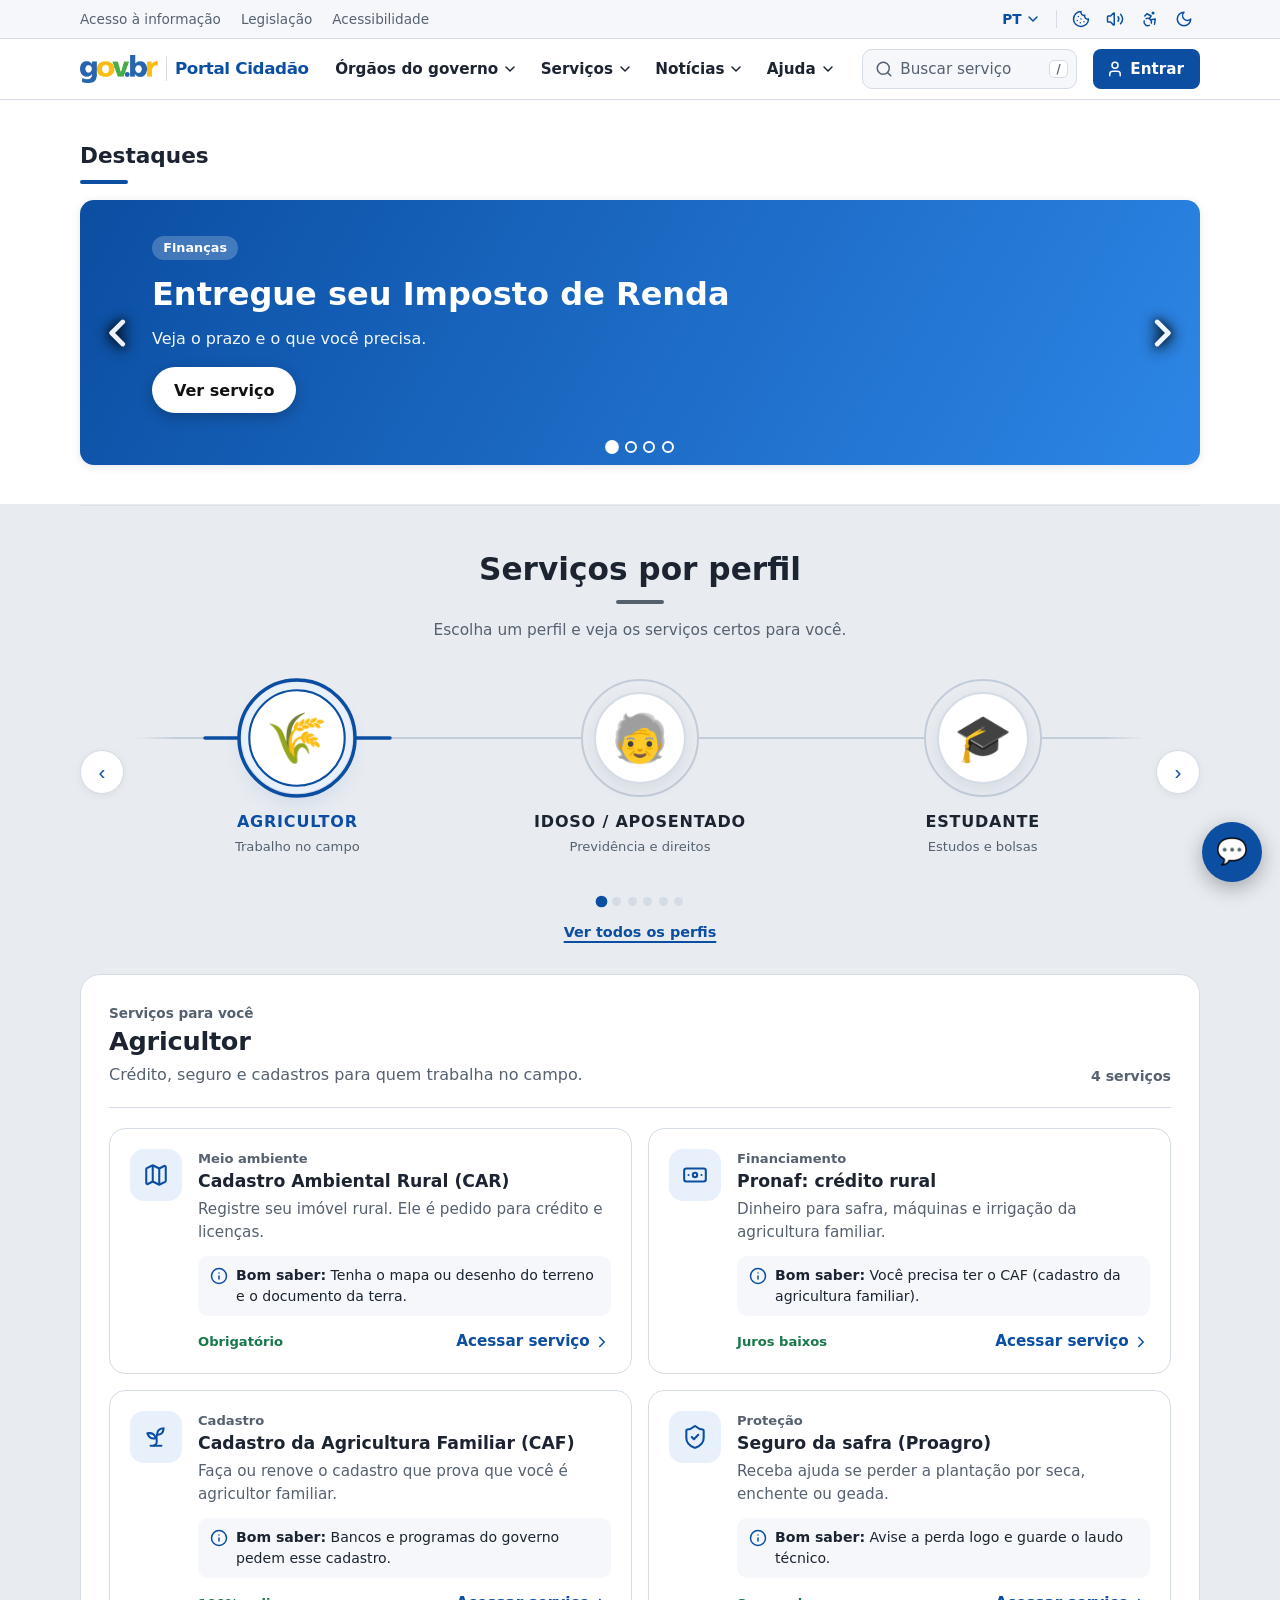
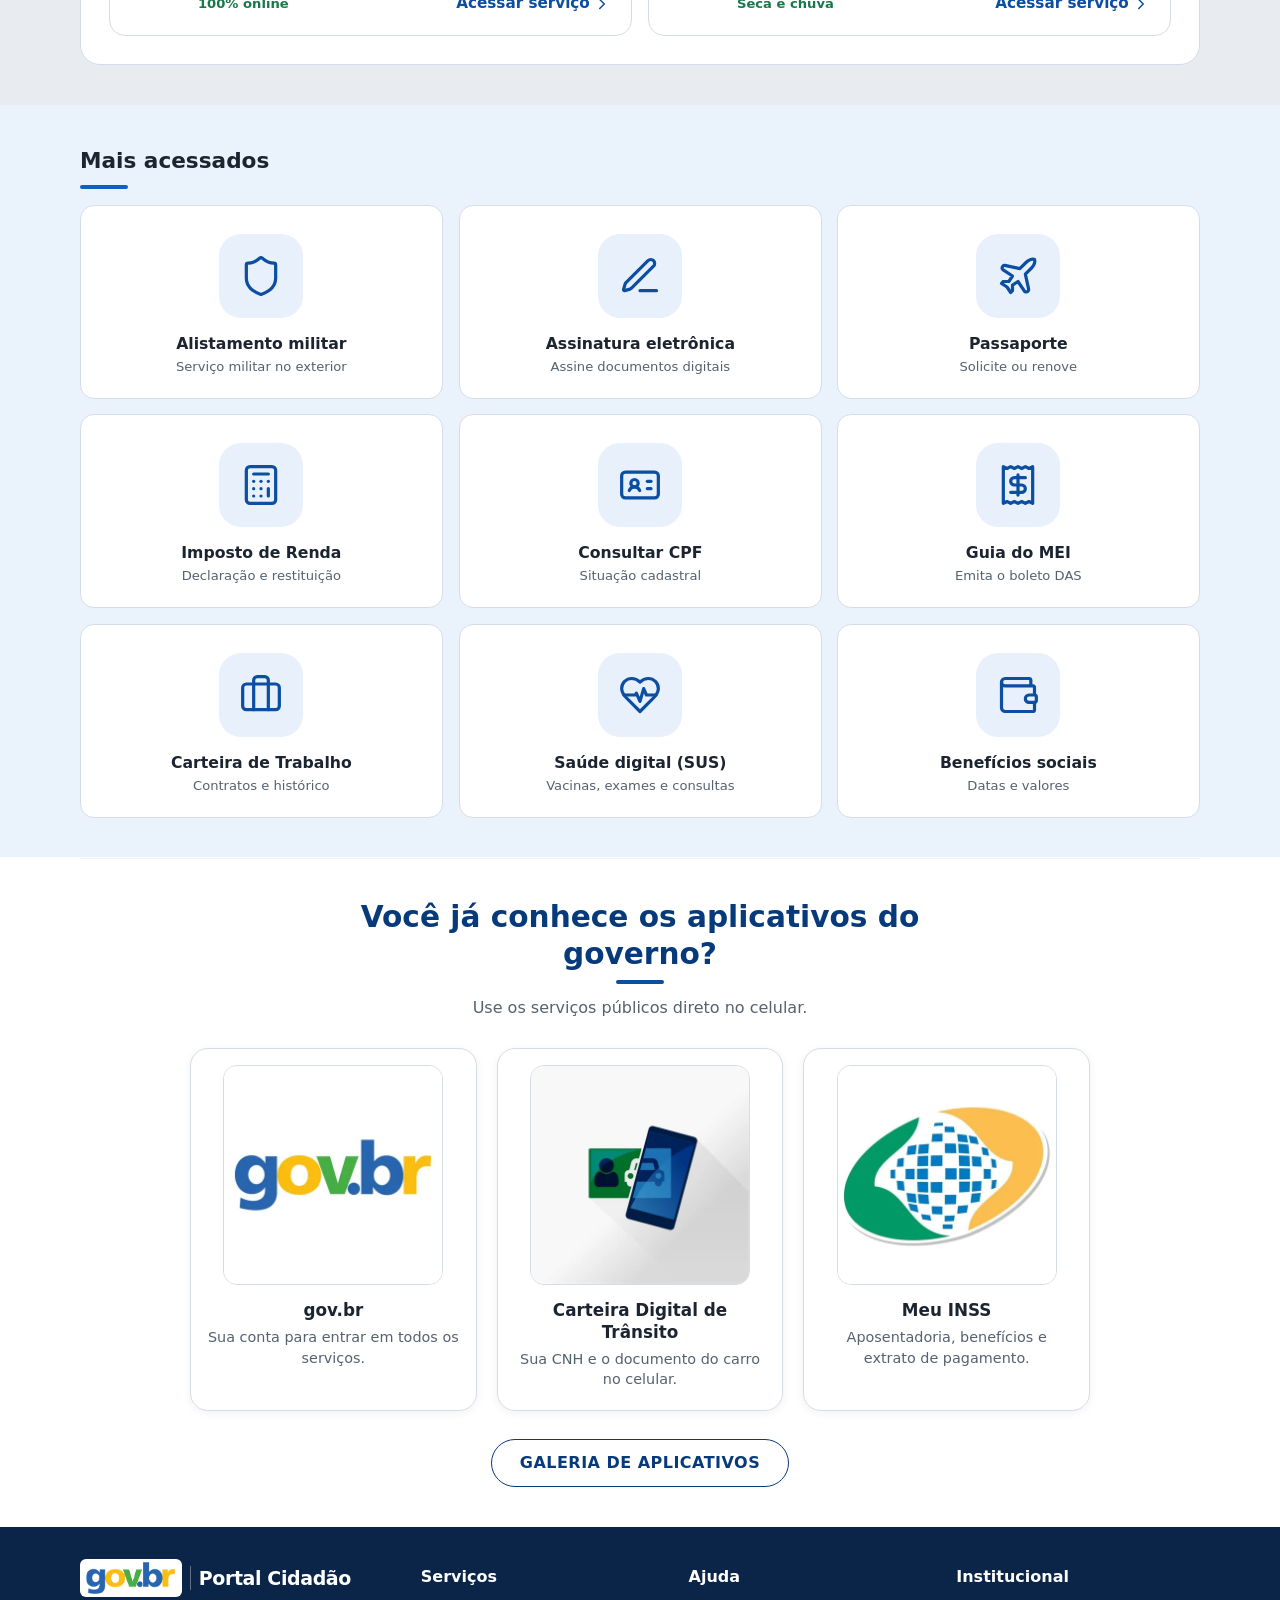
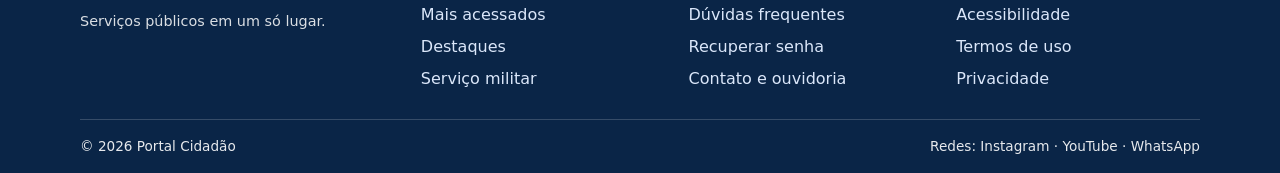
<file: portal-cidadao/home.html>
<!DOCTYPE html>
<html lang="pt-BR">
<head>
<meta charset="utf-8">
<meta name="viewport" content="width=device-width, initial-scale=1">
<title>Início — Portal Cidadão (protótipo)</title>
<link rel="icon" type="image/png" href="img/favicon.png">
<link rel="apple-touch-icon" href="img/apple-touch-icon.png">
<script src="js/prefs.js"></script>
<link rel="stylesheet" href="css/base.css">
<link rel="stylesheet" href="css/components.css">
<link rel="stylesheet" href="css/layout.css">
<link rel="stylesheet" href="css/home.css">
</head>
<body data-page="home">
<a class="skip" href="#conteudo">Ir para o conteúdo</a>

<div class="topbar">
  <div class="container topbar-inner">
    <nav class="tb-links" aria-label="Links institucionais">
      <a href="#" data-soon>Acesso à informação</a>
      <a href="#" data-soon>Legislação</a>
      <a href="acessibilidade.html">Acessibilidade</a>
    </nav>
    <div class="tb-tools">
      <div class="tb-item">
        <button class="tb-trigger tb-lang" type="button" aria-expanded="false" aria-controls="dd-idioma" aria-label="Idioma: Português">
          <span class="tb-lang-code" translate="no">PT</span><svg class="chev" viewBox="0 0 24 24" aria-hidden="true"><path d="m6 9 6 6 6-6"/></svg>
        </button>
        <div class="dropdown dd-right dd-small" id="dd-idioma">
          <ul>
            <li><a href="#" data-lang="pt" lang="pt" translate="no" aria-current="true">Português</a></li>
            <li><a href="#" data-lang="en" lang="en" translate="no">English</a></li>
            <li><a href="#" data-lang="es" lang="es" translate="no">Español</a></li>
          </ul>
        </div>
      </div>
      <span class="tb-sep" aria-hidden="true"></span>
      <div class="tb-item">
        <button class="tb-trigger tb-icon" type="button" aria-expanded="false" aria-controls="dd-cookies" aria-label="Preferências de cookies" data-tooltip="Preferências de cookies">
          <svg class="ico" viewBox="0 0 24 24" aria-hidden="true"><path d="M12 2a10 10 0 1 0 10 10 4 4 0 0 1-5-5 4 4 0 0 1-5-5"/><path d="M8.5 8.5v.01"/><path d="M16 15.5v.01"/><path d="M12 12v.01"/><path d="M11 17v.01"/><path d="M7 14v.01"/></svg>
        </button>
        <div class="dropdown dd-right dd-cookies" id="dd-cookies">
          <p class="dd-text"><strong>Cookies</strong>Alguns cookies são necessários. Os de estatística são opcionais.</p>
          <div class="dd-actions">
            <button class="dd-btn" type="button" data-cookies="essenciais">Só essenciais</button>
            <button class="dd-btn dd-btn-primary" type="button" data-cookies="todos">Aceitar todos</button>
          </div>
        </div>
      </div>
      <button class="tb-icon tb-reader" type="button" data-reader-toggle aria-pressed="false" aria-label="Leitor de voz" data-tooltip="Ouvir o site em voz alta"><svg class="ico" viewBox="0 0 24 24" aria-hidden="true"><path d="M11 4.7a.7.7 0 0 0-1.2-.5L6.4 7.6A1.4 1.4 0 0 1 5.4 8H3a1 1 0 0 0-1 1v6a1 1 0 0 0 1 1h2.4a1.4 1.4 0 0 1 1 .4l3.4 3.4a.7.7 0 0 0 1.2-.5z"/><path d="M16 9a5 5 0 0 1 0 6"/><path d="M19.4 18.4a9 9 0 0 0 0-12.8"/></svg></button>
      <a class="tb-icon tb-a11y" href="acessibilidade.html" aria-label="Acessibilidade" data-tooltip="Ajustar texto, cores e idioma"><svg class="ico" viewBox="0 0 24 24" aria-hidden="true"><circle cx="16" cy="4" r="1"/><path d="m18 19 1-7-6 1"/><path d="m5 8 3-3 5.5 3-2.36 3.5"/><path d="M4.24 14.5a5 5 0 0 0 6.88 6"/><path d="M13.76 17.5a5 5 0 0 0-6.88-6"/></svg></a>
      <button class="tb-icon theme-toggle" type="button" data-hc aria-pressed="false" aria-label="Alto contraste" data-tooltip="Ligar ou desligar o alto contraste">
        <svg class="ico i-moon" viewBox="0 0 24 24" aria-hidden="true"><path d="M12 3a6 6 0 0 0 9 9 9 9 0 1 1-9-9Z"/></svg>
        <svg class="ico i-sun" viewBox="0 0 24 24" aria-hidden="true"><circle cx="12" cy="12" r="4"/><path d="M12 2v2"/><path d="M12 20v2"/><path d="m4.93 4.93 1.41 1.41"/><path d="m17.66 17.66 1.41 1.41"/><path d="M2 12h2"/><path d="M20 12h2"/><path d="m6.34 17.66-1.41 1.41"/><path d="m19.07 4.93-1.41 1.41"/></svg>
      </button>
    </div>
  </div>
</div><!-- /topbar -->

<header class="site-header">
  <div class="container nav">
    <a class="brand" href="home.html"><img class="brand-logo" src="img/govbr-logo.webp" alt="gov.br" width="89" height="32"><span class="brand-sep" aria-hidden="true"></span><span class="brand-name">Portal Cidadão</span></a>

    <nav class="nav-links" id="nav-links" aria-label="Principal">
      <ul class="nav-menu">
        <li class="nav-item">
          <button class="nav-trigger" type="button" aria-expanded="false" aria-controls="dd-orgaos">Órgãos do governo<svg class="chev" viewBox="0 0 24 24" aria-hidden="true"><path d="m6 9 6 6 6-6"/></svg></button>
          <div class="dropdown" id="dd-orgaos">
            <ul>
              <li><a href="#" data-soon>Presidência da República</a></li>
              <li><a href="#" data-soon>Ministérios</a></li>
              <li><a href="#" data-soon>Receita Federal</a></li>
              <li><a href="#" data-soon>INSS — Previdência Social</a></li>
              <li><a href="#" data-soon>Polícia Federal</a></li>
              <li><a href="alistamento.html">Ministério da Defesa</a></li>
              <li><a href="#" data-soon>Agências reguladoras</a></li>
            </ul>
            <a class="dd-all" href="#" data-soon>Ver todos os órgãos</a>
          </div>
        </li>
        <li class="nav-item">
          <button class="nav-trigger" type="button" aria-expanded="false" aria-controls="dd-servicos">Serviços<svg class="chev" viewBox="0 0 24 24" aria-hidden="true"><path d="m6 9 6 6 6-6"/></svg></button>
          <div class="dropdown dd-wide" id="dd-servicos">
            <div class="dd-cols">
              <div>
                <p class="dd-head">Por tema</p>
                <ul>
                  <li><a href="#" data-soon>Documentos e identidade</a></li>
                  <li><a href="#" data-soon>Trabalho e previdência</a></li>
                  <li><a href="#" data-soon>Saúde</a></li>
                  <li><a href="#" data-soon>Educação</a></li>
                  <li><a href="#" data-soon>Impostos e finanças</a></li>
                  <li><a href="#" data-soon>Viagens e exterior</a></li>
                </ul>
              </div>
              <div>
                <p class="dd-head">Atalhos</p>
                <ul>
                  <li><a href="home.html#mais-acessados">Mais acessados</a></li>
                  <li><a href="home.html#perfis">Serviços por perfil</a></li>
                  <li><a href="alistamento.html">Alistamento militar</a></li>
                  <li><a href="#" data-soon>Consultar CPF</a></li>
                  <li><a href="#" data-soon>Carteira de Trabalho Digital</a></li>
                </ul>
              </div>
            </div>
            <a class="dd-all" href="#" data-soon>Ver todos os serviços</a>
          </div>
        </li>
        <li class="nav-item">
          <button class="nav-trigger" type="button" aria-expanded="false" aria-controls="dd-noticias">Notícias<svg class="chev" viewBox="0 0 24 24" aria-hidden="true"><path d="m6 9 6 6 6-6"/></svg></button>
          <div class="dropdown" id="dd-noticias">
            <ul>
              <li><a href="#" data-soon>Últimas notícias</a></li>
              <li><a href="home.html#destaques">Destaques da semana</a></li>
              <li><a href="#" data-soon>Comunicados oficiais</a></li>
              <li><a href="#" data-soon>Calendário de prazos</a></li>
              <li><a href="#" data-soon>Notícias por órgão</a></li>
            </ul>
          </div>
        </li>
        <li class="nav-item">
          <button class="nav-trigger" type="button" aria-expanded="false" aria-controls="dd-ajuda">Ajuda<svg class="chev" viewBox="0 0 24 24" aria-hidden="true"><path d="m6 9 6 6 6-6"/></svg></button>
          <div class="dropdown dd-right" id="dd-ajuda">
            <ul>
              <li><a href="home.html?assistente=1">Como usar o portal</a></li>
              <li><a href="#" data-soon>Dúvidas frequentes</a></li>
              <li><a href="acessibilidade.html">Acessibilidade</a></li>
              <li><a href="#" data-soon>Contato e ouvidoria</a></li>
            </ul>
          </div>
        </li>
      </ul>
    </nav>

    <div class="nav-search" id="nav-search">
      <form role="search" autocomplete="off">
        <label class="sr-only" for="busca">Buscar serviços</label>
        <svg class="ico" viewBox="0 0 24 24" aria-hidden="true"><circle cx="11" cy="11" r="8"/><path d="m21 21-4.3-4.3"/></svg>
        <input id="busca" type="search" placeholder="Buscar serviço" aria-controls="suggest" aria-expanded="false">
        <kbd aria-hidden="true">/</kbd>
      </form>
      <ul class="suggest" id="suggest" aria-label="Sugestões de serviços"></ul>
    </div>

    <div class="nav-actions">
      <button class="nav-icon search-toggle" id="search-toggle" type="button" aria-label="Abrir busca" aria-expanded="false">
        <svg class="ico" viewBox="0 0 24 24" aria-hidden="true"><circle cx="11" cy="11" r="8"/><path d="m21 21-4.3-4.3"/></svg>
      </button>
      <a class="nav-login" id="btn-entrar" href="login.html">
        <svg class="ico" viewBox="0 0 24 24" aria-hidden="true"><path d="M19 21v-2a4 4 0 0 0-4-4H9a4 4 0 0 0-4 4v2"/><circle cx="12" cy="7" r="4"/></svg><span class="nav-login-text">Entrar</span></a>
      <button class="nav-icon menu-toggle" id="menu-toggle" type="button" aria-label="Abrir menu" aria-expanded="false" aria-controls="nav-links">
        <svg class="ico ico-menu" viewBox="0 0 24 24" aria-hidden="true"><path d="M4 6h16"/><path d="M4 12h16"/><path d="M4 18h16"/></svg>
        <svg class="ico ico-close" viewBox="0 0 24 24" aria-hidden="true"><path d="M18 6 6 18"/><path d="m6 6 12 12"/></svg>
      </button>
    </div>
  </div>
</header>

<main id="conteudo" class="container">
  <h1 class="sr-only">Portal Cidadão: início</h1>
  <section class="section home-band band-destaques" id="destaques" aria-labelledby="t-dest">
    <h2 id="t-dest">Destaques</h2>
    <div class="carousel" id="carousel" role="region" aria-roledescription="carrossel" aria-label="Destaques do portal" tabindex="0">
      <div class="track" aria-live="off">
        <article class="slide"><span class="tag">Finanças</span><h3>Entregue seu Imposto de Renda</h3><p>Veja o prazo e o que você precisa.</p><a class="btn" href="#mais-acessados">Ver serviço</a></article>
        <article class="slide"><span class="tag">Novo · Finanças</span><h3>Renegociação de dívidas</h3><p>Condições especiais para pagar suas dívidas.</p><a class="btn" href="#mais-acessados">Saiba mais</a></article>
        <article class="slide"><span class="tag">Segurança</span><h3>Celular seguro</h3><p>Bloqueie o celular roubado e registre a ocorrência.</p><a class="btn" href="#mais-acessados">Acessar</a></article>
        <article class="slide"><span class="tag">Novo · Assistência social</span><h3>Consulte seu benefício</h3><p>Veja datas, valores e pendências.</p><a class="btn" href="#mais-acessados">Consultar</a></article>
      </div>
      <button class="car-btn prev" type="button" aria-label="Destaque anterior">
        <svg viewBox="0 0 24 24" aria-hidden="true" focusable="false">
          <path d="M15 19l-7-7 7-7" stroke="currentColor" stroke-width="3" stroke-linecap="round" stroke-linejoin="round" fill="none"/>
        </svg>
      </button>
      <button class="car-btn next" type="button" aria-label="Próximo destaque">
        <svg viewBox="0 0 24 24" aria-hidden="true" focusable="false">
          <path d="M9 5l7 7-7 7" stroke="currentColor" stroke-width="3" stroke-linecap="round" stroke-linejoin="round" fill="none"/>
        </svg>
      </button>
      <div class="car-ctrl"><div class="dots" role="group" aria-label="Escolher destaque"></div></div>
    </div>
  </section>

  <!-- =========================================================================
       SERVIÇOS DIGITAIS POR PERFIL (gov.br style)
       ========================================================================= -->
  <section class="section perfil-section home-band band-perfis" id="perfis" aria-labelledby="t-perfis">
    <div class="perfil-heading-wrap">
      <h2 id="t-perfis">Serviços por perfil</h2>
      <p>Escolha um perfil e veja os serviços certos para você.</p>
    </div>

    <div class="perfil-carousel-wrap">
      <button class="perfil-nav-btn prev" type="button" id="perfil-prev" aria-label="Perfil anterior">‹</button>
      
      <div class="perfil-track-container">
        <div class="perfil-track" id="perfil-track" role="tablist" aria-label="Seleção de perfil do cidadão">
          <!-- Item 1: Agricultor -->
          <div class="perfil-item is-active" role="tab" aria-selected="true" data-perfil="agricultor" tabindex="0">
            <div class="perfil-avatar-circle" aria-hidden="true">🌾</div>
            <span class="perfil-name">Agricultor</span>
            <p class="perfil-tagline">Trabalho no campo</p>
          </div>

          <!-- Item 2: Idoso -->
          <div class="perfil-item" role="tab" aria-selected="false" data-perfil="idoso" tabindex="0">
            <div class="perfil-avatar-circle" aria-hidden="true">🧓</div>
            <span class="perfil-name">Idoso / Aposentado</span>
            <p class="perfil-tagline">Previdência e direitos</p>
          </div>

          <!-- Item 3: Estudante -->
          <div class="perfil-item" role="tab" aria-selected="false" data-perfil="estudante" tabindex="0">
            <div class="perfil-avatar-circle" aria-hidden="true">🎓</div>
            <span class="perfil-name">Estudante</span>
            <p class="perfil-tagline">Estudos e bolsas</p>
          </div>

          <!-- Item 4: MEI -->
          <div class="perfil-item" role="tab" aria-selected="false" data-perfil="mei" tabindex="0">
            <div class="perfil-avatar-circle" aria-hidden="true">💼</div>
            <span class="perfil-name">MEI</span>
            <p class="perfil-tagline">Pequeno negócio</p>
          </div>

          <!-- Item 5: Trabalhador -->
          <div class="perfil-item" role="tab" aria-selected="false" data-perfil="trabalhador" tabindex="0">
            <div class="perfil-avatar-circle" aria-hidden="true">👷</div>
            <span class="perfil-name">Trabalhador</span>
            <p class="perfil-tagline">Emprego e direitos</p>
          </div>

          <!-- Item 6: Turista -->
          <div class="perfil-item" role="tab" aria-selected="false" data-perfil="turista" tabindex="0">
            <div class="perfil-avatar-circle" aria-hidden="true">✈️</div>
            <span class="perfil-name">Turista & Exterior</span>
            <p class="perfil-tagline">Viagens e vida fora</p>
          </div>
        </div>
      </div>

      <button class="perfil-nav-btn next" type="button" id="perfil-next" aria-label="Próximo perfil">›</button>
    </div>

    <div class="perfil-bottom-actions">
      <div class="perfil-dots" id="perfil-dots" role="group" aria-label="Indicadores de perfil"></div>
      <button class="perfil-all-btn" type="button" id="btn-todos-perfis">Ver todos os perfis</button>
    </div>

    <!-- Painel de Serviços do Perfil Selecionado -->
    <div class="perfil-display-card" id="perfil-display" role="tabpanel" aria-live="polite">
      <!-- Injetado dinamicamente pelo JavaScript com serviços interativos -->
    </div>
  </section>

  <!-- Modal Todos os Perfis -->
  <div class="modal" id="modal-todos-perfis" role="dialog" aria-modal="true" aria-labelledby="t-modal-perfis">
    <div class="modal-box" style="width:min(600px, 100%)">
      <h2 id="t-modal-perfis" style="margin:0">Escolha seu perfil</h2>
      <p style="color:var(--muted);margin:.3rem 0 1rem;font-size:.92rem">Qual combina mais com você?</p>
      
      <div class="all-profiles-grid" id="modal-profiles-list">
        <!-- Renderizado dinamicamente -->
      </div>
      
      <button class="btn btn-outline" type="button" id="modal-perfis-fechar" style="margin-top:1.25rem">Fechar</button>
    </div>
  </div>

  <section class="section home-band band-mais" id="mais-acessados" aria-labelledby="t-mais">
    <h2 id="t-mais">Mais acessados</h2>
    <div class="svc-grid">
      <a class="card svc" href="alistamento.html">
        <span class="svc-ico" aria-hidden="true"><svg viewBox="0 0 24 24"><path d="M20 13c0 5-3.5 7.5-7.66 8.95a1 1 0 0 1-.67-.01C7.5 20.5 4 18 4 13V6a1 1 0 0 1 1-1c2 0 4.5-1.2 6.24-2.72a1.17 1.17 0 0 1 1.52 0C14.51 3.81 17 5 19 5a1 1 0 0 1 1 1z"/></svg></span>
        <span class="svc-title">Alistamento militar</span>
        <span class="svc-desc">Serviço militar no exterior</span>
      </a>
      <a class="card svc" href="#" data-soon>
        <span class="svc-ico" aria-hidden="true"><svg viewBox="0 0 24 24"><path d="M12 20h9"/><path d="M16.376 3.622a1 1 0 0 1 3.002 3.002L7.368 18.635a2 2 0 0 1-.855.506l-2.872.838a.5.5 0 0 1-.62-.62l.838-2.872a2 2 0 0 1 .506-.854z"/></svg></span>
        <span class="svc-title">Assinatura eletrônica</span>
        <span class="svc-desc">Assine documentos digitais</span>
      </a>
      <a class="card svc" href="#" data-soon>
        <span class="svc-ico" aria-hidden="true"><svg viewBox="0 0 24 24"><path d="M17.8 19.2 16 11l3.5-3.5C21 6 21.5 4 21 3c-1-.5-3 0-4.5 1.5L13 8 4.8 6.2c-.5-.1-.9.1-1.1.5l-.3.5c-.2.5-.1 1 .3 1.3L9 12l-2 3H4l-1 1 3 2 2 3 1-1v-3l3-2 3.5 5.3c.3.4.8.5 1.3.3l.5-.2c.4-.3.6-.7.5-1.2z"/></svg></span>
        <span class="svc-title">Passaporte</span>
        <span class="svc-desc">Solicite ou renove</span>
      </a>
      <a class="card svc" href="#" data-soon>
        <span class="svc-ico" aria-hidden="true"><svg viewBox="0 0 24 24"><rect width="16" height="20" x="4" y="2" rx="2"/><path d="M8 6h8"/><path d="M16 14v4"/><path d="M16 10h.01"/><path d="M12 10h.01"/><path d="M8 10h.01"/><path d="M12 14h.01"/><path d="M8 14h.01"/><path d="M12 18h.01"/><path d="M8 18h.01"/></svg></span>
        <span class="svc-title">Imposto de Renda</span>
        <span class="svc-desc">Declaração e restituição</span>
      </a>
      <a class="card svc" href="#" data-soon>
        <span class="svc-ico" aria-hidden="true"><svg viewBox="0 0 24 24"><path d="M16 10h2"/><path d="M16 14h2"/><path d="M6.17 15a3 3 0 0 1 5.66 0"/><circle cx="9" cy="11" r="2"/><rect x="2" y="5" width="20" height="14" rx="2"/></svg></span>
        <span class="svc-title">Consultar CPF</span>
        <span class="svc-desc">Situação cadastral</span>
      </a>
      <a class="card svc" href="#" data-soon>
        <span class="svc-ico" aria-hidden="true"><svg viewBox="0 0 24 24"><path d="M4 2v20l2-1 2 1 2-1 2 1 2-1 2 1 2-1 2 1V2l-2 1-2-1-2 1-2-1-2 1-2-1-2 1Z"/><path d="M16 8h-6a2 2 0 1 0 0 4h4a2 2 0 1 1 0 4H8"/><path d="M12 17.5v-11"/></svg></span>
        <span class="svc-title">Guia do MEI</span>
        <span class="svc-desc">Emita o boleto DAS</span>
      </a>
      <a class="card svc" href="#" data-soon>
        <span class="svc-ico" aria-hidden="true"><svg viewBox="0 0 24 24"><path d="M16 20V4a2 2 0 0 0-2-2h-4a2 2 0 0 0-2 2v16"/><rect width="20" height="14" x="2" y="6" rx="2"/></svg></span>
        <span class="svc-title">Carteira de Trabalho</span>
        <span class="svc-desc">Contratos e histórico</span>
      </a>
      <a class="card svc" href="#" data-soon>
        <span class="svc-ico" aria-hidden="true"><svg viewBox="0 0 24 24"><path d="M19 14c1.49-1.46 3-3.21 3-5.5A5.5 5.5 0 0 0 16.5 3c-1.76 0-3 .5-4.5 2-1.5-1.5-2.74-2-4.5-2A5.5 5.5 0 0 0 2 8.5c0 2.3 1.5 4.05 3 5.5l7 7Z"/><path d="M3.22 12H9.5l.5-1 2 4.5 2-7 1.5 3.5h5.27"/></svg></span>
        <span class="svc-title">Saúde digital (SUS)</span>
        <span class="svc-desc">Vacinas, exames e consultas</span>
      </a>
      <a class="card svc" href="#" data-soon>
        <span class="svc-ico" aria-hidden="true"><svg viewBox="0 0 24 24"><path d="M19 7V4a1 1 0 0 0-1-1H5a2 2 0 0 0 0 4h15a1 1 0 0 1 1 1v4h-3a2 2 0 0 0 0 4h3a1 1 0 0 0 1-1v-2a1 1 0 0 0-1-1"/><path d="M3 5v14a2 2 0 0 0 2 2h15a1 1 0 0 0 1-1v-4"/></svg></span>
        <span class="svc-title">Benefícios sociais</span>
        <span class="svc-desc">Datas e valores</span>
      </a>
    </div>
  </section>

  <!-- Aplicativos do governo: mesma cor de fundo da faixa de Destaques -->
  <section class="section home-band band-apps" id="aplicativos" aria-labelledby="t-apps">
    <h2 id="t-apps" class="apps-title">Você já conhece os aplicativos do governo?</h2>
    <p class="apps-lead">Use os serviços públicos direto no celular.</p>
    <ul class="apps-grid">
      <li>
        <a class="app-card" href="#" data-soon>
          <span class="app-tile app-tile-img"><img src="img/apps/govbr.webp" alt="" width="220" height="220" loading="lazy"></span>
          <span class="app-name">gov.br</span>
          <span class="app-desc">Sua conta para entrar em todos os serviços.</span>
        </a>
      </li>
      <li>
        <a class="app-card" href="#" data-soon>
          <span class="app-tile app-tile-img"><img src="img/apps/carteira-transito.webp" alt="" width="220" height="220" loading="lazy"></span>
          <span class="app-name">Carteira Digital de Trânsito</span>
          <span class="app-desc">Sua CNH e o documento do carro no celular.</span>
        </a>
      </li>
      <li>
        <a class="app-card" href="#" data-soon>
          <span class="app-tile app-tile-img"><img src="img/apps/inss.webp" alt="" width="220" height="220" loading="lazy"></span>
          <span class="app-name">Meu INSS</span>
          <span class="app-desc">Aposentadoria, benefícios e extrato de pagamento.</span>
        </a>
      </li>
    </ul>
    <div class="apps-more">
      <a class="apps-gallery" href="#" data-soon>Galeria de aplicativos</a>
    </div>
  </section>
</main>

<footer class="site-footer">
  <div class="container">
    <div class="f-grid">
      <div class="f-brand">
        <a class="brand brand-footer" href="home.html"><img class="brand-logo" src="img/govbr-logo.webp" alt="gov.br" width="89" height="32"><span class="brand-sep" aria-hidden="true"></span><span class="brand-name">Portal Cidadão</span></a>
        <p>Serviços públicos em um só lugar.</p>
      </div>
      <details class="f-col"><summary>Serviços</summary><ul>
        <li><a href="#mais-acessados">Mais acessados</a></li><li><a href="#destaques">Destaques</a></li><li><a href="alistamento.html">Serviço militar</a></li></ul></details>
      <details class="f-col"><summary>Ajuda</summary><ul>
        <li><a href="#">Dúvidas frequentes</a></li><li><a href="#">Recuperar senha</a></li><li><a href="#">Contato e ouvidoria</a></li></ul></details>
      <details class="f-col"><summary>Institucional</summary><ul>
        <li><a href="acessibilidade.html">Acessibilidade</a></li><li><a href="#">Termos de uso</a></li><li><a href="#">Privacidade</a></li></ul></details>
    </div>
    <div class="f-bottom"><span>© 2026 Portal Cidadão</span><span>Redes: Instagram · YouTube · WhatsApp</span></div>
  </div>
</footer>

<script src="js/main.js"></script>
<script src="js/assistente.js"></script>
<script src="js/i18n.js"></script>
<script src="js/leitor.js"></script>
<script src="js/vlibras.js"></script>
</body>
</html>
</file>
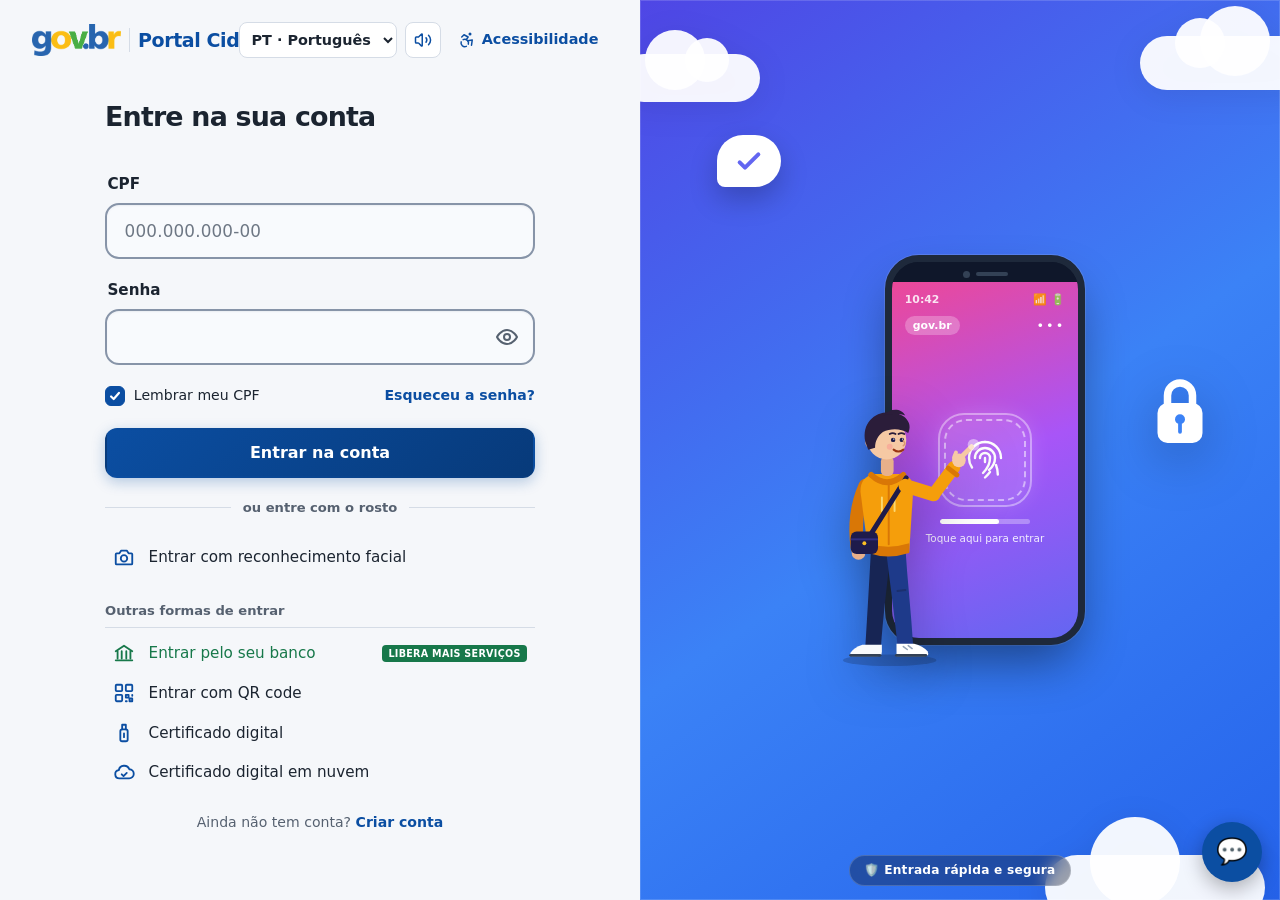
<file: portal-cidadao/login.html>
<!DOCTYPE html>
<html lang="pt-BR">
<head>
<meta charset="utf-8">
<meta name="viewport" content="width=device-width, initial-scale=1">
<title>Entrar — Portal Cidadão (protótipo)</title>
<link rel="icon" type="image/png" href="img/favicon.png">
<link rel="apple-touch-icon" href="img/apple-touch-icon.png">
<script src="js/prefs.js"></script>
<link rel="stylesheet" href="css/base.css">
<link rel="stylesheet" href="css/components.css">
<link rel="stylesheet" href="css/login.css">
</head>
<body data-page="login">
<a class="skip" href="#cpf">Ir para o formulário</a>

<main class="login-page-wrap">
  <div class="login-split-card">
    <!-- Coluna Esquerda: Formulário de Autenticação -->
    <div class="login-form-pane">
      <a class="brand login-brand-link" href="home.html">
        <img class="brand-logo" src="img/govbr-logo.webp" alt="gov.br" width="89" height="32"><span class="brand-sep" aria-hidden="true"></span><span class="brand-name">Portal Cidadão</span>
      </a>

      <div class="login-tools">
        <label class="sr-only" for="lang-select">Idioma</label>
        <select class="login-lang" id="lang-select" translate="no">
          <option value="pt" lang="pt">PT · Português</option>
          <option value="en" lang="en">EN · English</option>
          <option value="es" lang="es">ES · Español</option>
        </select>
        <button class="login-reader" type="button" data-reader-toggle aria-pressed="false" aria-label="Leitor de voz" data-tooltip="Ouvir o site em voz alta"><svg viewBox="0 0 24 24" aria-hidden="true"><path d="M11 4.7a.7.7 0 0 0-1.2-.5L6.4 7.6A1.4 1.4 0 0 1 5.4 8H3a1 1 0 0 0-1 1v6a1 1 0 0 0 1 1h2.4a1.4 1.4 0 0 1 1 .4l3.4 3.4a.7.7 0 0 0 1.2-.5z"/><path d="M16 9a5 5 0 0 1 0 6"/><path d="M19.4 18.4a9 9 0 0 0 0-12.8"/></svg></button>
        <a class="login-a11y-link" href="acessibilidade.html"><svg viewBox="0 0 24 24" aria-hidden="true"><circle cx="16" cy="4" r="1"/><path d="m18 19 1-7-6 1"/><path d="m5 8 3-3 5.5 3-2.36 3.5"/><path d="M4.24 14.5a5 5 0 0 0 6.88 6"/><path d="M13.76 17.5a5 5 0 0 0-6.88-6"/></svg><span>Acessibilidade</span></a>
      </div>

      <h1 class="login-main-title">Entre na sua conta</h1>

      <form id="form-login" novalidate>
        <div class="field">
          <label for="cpf">CPF</label>
          <input class="input" id="cpf" name="cpf" inputmode="numeric" autocomplete="username" placeholder="000.000.000-00" maxlength="14" aria-describedby="cpf-msg" required>
          <div class="msg" id="cpf-msg" aria-live="polite"></div>
        </div>

        <div class="field">
          <label for="senha">Senha</label>
          <div class="input-row">
            <input class="input input-with-btn" id="senha" name="senha" type="password" autocomplete="current-password" aria-describedby="senha-msg" required>
            <button class="toggle" type="button" id="toggle-senha" aria-controls="senha" aria-pressed="false" aria-label="Mostrar senha" data-tooltip="Mostrar ou ocultar senha">
              <svg class="eye-ico eye-open" viewBox="0 0 24 24" aria-hidden="true"><path d="M2 12s3.6-7 10-7 10 7 10 7-3.6 7-10 7S2 12 2 12z"/><circle cx="12" cy="12" r="3"/></svg>
              <svg class="eye-ico eye-closed" viewBox="0 0 24 24" aria-hidden="true"><path d="M10.6 5.1A10.4 10.4 0 0 1 12 5c6.4 0 10 7 10 7a17.6 17.6 0 0 1-2.7 3.6M6.6 6.6A17.4 17.4 0 0 0 2 12s3.6 7 10 7a9.8 9.8 0 0 0 5.4-1.6"/><path d="M9.9 9.9a3 3 0 0 0 4.2 4.2"/><path d="M3 3l18 18"/></svg>
            </button>
          </div>
          <div class="msg" id="senha-msg" aria-live="polite"></div>
        </div>

        <div class="login-remember-row">
          <label class="remember-box">
            <input type="checkbox" id="lembrar-cpf" checked>
            <span class="custom-chk" aria-hidden="true">
              <svg viewBox="0 0 16 16"><path d="M3.5 8.5L6.5 11.5L12.5 4.5" stroke="currentColor" stroke-width="2.5" stroke-linecap="round" stroke-linejoin="round" fill="none"/></svg>
            </span>
            <span>Lembrar meu CPF</span>
          </label>
          <button class="link-btn forgot-link" type="button" id="btn-esqueci" aria-expanded="false" aria-controls="recover">Esqueceu a senha?</button>
        </div>

        <!-- Recuperação de senha na própria tela, com o andamento sempre visível -->
        <div class="recover" id="recover">
          <div class="rec-head">
            <strong class="rec-title">Recuperar senha</strong>
            <span class="rec-protocol" id="rec-protocol" hidden><span>Pedido nº</span> <b id="rec-num" translate="no"></b> <span class="rec-badge" id="rec-badge"></span></span>
          </div>

          <ol class="rec-steps" id="rec-steps" aria-label="Etapas da recuperação">
            <li><span class="rec-dot" aria-hidden="true">1</span><span class="rec-step-name">Enviar código</span><span class="sr-only rec-step-state"></span></li>
            <li><span class="rec-dot" aria-hidden="true">2</span><span class="rec-step-name">Confirmar código</span><span class="sr-only rec-step-state"></span></li>
            <li><span class="rec-dot" aria-hidden="true">3</span><span class="rec-step-name">Nova senha</span><span class="sr-only rec-step-state"></span></li>
          </ol>
          <p class="rec-status" id="rec-status" role="status" aria-live="polite"></p>

          <!-- Etapa 1: onde receber o código -->
          <div class="rec-panel" data-panel="1">
            <fieldset class="rec-choice">
              <legend>Onde você quer receber o código?</legend>
              <label class="rec-option"><input type="radio" name="rec-canal" value="sms" checked><span><b>SMS</b> no celular com final 4821</span></label>
              <label class="rec-option"><input type="radio" name="rec-canal" value="email"><span><b>E-mail</b> j•••@email.com</span></label>
            </fieldset>
            <button class="btn btn-primary rec-btn" type="button" id="btn-enviar-codigo">Enviar código</button>
            <div class="msg" id="recover-msg" aria-live="polite"></div>
          </div>

          <!-- Etapa 2: digitar o código -->
          <div class="rec-panel" data-panel="2" hidden>
            <p class="rec-text" id="rec-sent-to"></p>
            <label class="rec-label" for="rec-code">Código de 6 números</label>
            <input class="input rec-code" id="rec-code" inputmode="numeric" autocomplete="one-time-code" maxlength="6" placeholder="000000" aria-describedby="rec-code-msg rec-code-hint">
            <div class="msg" id="rec-code-msg" aria-live="polite"></div>
            <p class="rec-hint" id="rec-code-hint">Neste protótipo, use o código 123456.</p>
            <div class="rec-actions">
              <button class="btn btn-primary rec-btn" type="button" id="btn-confirmar-codigo">Confirmar código</button>
              <button class="link-btn rec-link" type="button" id="btn-reenviar" disabled></button>
            </div>
            <button class="link-btn rec-link" type="button" id="btn-trocar-canal">Receber o código de outro jeito</button>
          </div>

          <!-- Etapa 3: criar a nova senha -->
          <div class="rec-panel" data-panel="3" hidden>
            <label class="rec-label" for="rec-pass">Nova senha</label>
            <input class="input" id="rec-pass" type="password" autocomplete="new-password" aria-describedby="rec-rules">
            <ul class="rec-rules" id="rec-rules" aria-label="A nova senha precisa ter">
              <li data-rule="len"><span class="rec-rule-ico" aria-hidden="true"></span>Pelo menos 8 caracteres<span class="sr-only rec-rule-state"></span></li>
              <li data-rule="letter"><span class="rec-rule-ico" aria-hidden="true"></span>Pelo menos uma letra<span class="sr-only rec-rule-state"></span></li>
              <li data-rule="num"><span class="rec-rule-ico" aria-hidden="true"></span>Pelo menos um número<span class="sr-only rec-rule-state"></span></li>
            </ul>
            <label class="rec-label" for="rec-pass2">Repita a nova senha</label>
            <input class="input" id="rec-pass2" type="password" autocomplete="new-password" aria-describedby="rec-pass2-msg">
            <div class="msg" id="rec-pass2-msg" aria-live="polite"></div>
            <button class="btn btn-primary rec-btn" type="button" id="btn-salvar-senha">Salvar nova senha</button>
          </div>

          <!-- Concluído -->
          <div class="rec-panel rec-done" data-panel="4" hidden>
            <p><b>Senha alterada com sucesso.</b> Seu pedido está concluído: não precisa abrir outra solicitação.</p>
            <button class="btn btn-primary rec-btn" type="button" id="btn-voltar-login">Entrar com a nova senha</button>
          </div>
        </div>

        <button class="btn btn-primary btn-block btn-login-submit" type="submit" id="btn-entrar">
          Entrar na conta
        </button>
        <div class="status" id="status" role="status" aria-live="polite"></div>
      </form>

      <div class="divider">ou entre com o rosto</div>

      <button class="login-alt-btn" type="button" id="btn-facial">
        <svg class="login-alt-ico" viewBox="0 0 24 24" aria-hidden="true"><path d="M4 8h3l2-3h6l2 3h3a1 1 0 0 1 1 1v10a1 1 0 0 1-1 1H4a1 1 0 0 1-1-1V9a1 1 0 0 1 1-1z"/><circle cx="12" cy="13.5" r="3.5"/></svg>
        <span>Entrar com reconhecimento facial</span>
      </button>

      <!-- Outras opções de identificação -->
      <nav class="login-alt" aria-labelledby="login-alt-title">
        <h2 class="login-alt-title" id="login-alt-title">Outras formas de entrar</h2>
        <ul class="login-alt-list">
          <li>
            <button class="login-alt-btn is-featured" type="button" data-alt="Entrar pelo seu banco" data-tooltip="Use o login do seu banco. Isso libera mais serviços.">
              <svg class="login-alt-ico" viewBox="0 0 24 24" aria-hidden="true"><path d="M3 10l9-6 9 6"/><path d="M5 10v8M9.5 10v8M14.5 10v8M19 10v8"/><path d="M3 20h18"/></svg>
              <span>Entrar pelo seu banco</span>
              <span class="alt-badge">Libera mais serviços</span>
            </button>
          </li>
          <li>
            <button class="login-alt-btn" type="button" data-alt="Entrar com QR code" data-tooltip="Abra o app no celular e aponte a câmera para o código.">
              <svg class="login-alt-ico" viewBox="0 0 24 24" aria-hidden="true"><rect x="3" y="3" width="7" height="7" rx="1"/><rect x="14" y="3" width="7" height="7" rx="1"/><rect x="3" y="14" width="7" height="7" rx="1"/><path d="M14 14h3v3h-3zM18 18h3v3h-3zM14 21h1M21 14v1"/></svg>
              <span>Entrar com QR code</span>
            </button>
          </li>
          <li>
            <button class="login-alt-btn" type="button" data-alt="Certificado digital" data-tooltip="Use o certificado digital do cartão ou do pen drive (token).">
              <svg class="login-alt-ico" viewBox="0 0 24 24" aria-hidden="true"><rect x="8" y="8" width="8" height="13" rx="2"/><path d="M10 8V3h4v5"/><path d="M12 12.5v4"/></svg>
              <span>Certificado digital</span>
            </button>
          </li>
          <li>
            <button class="login-alt-btn" type="button" data-alt="Certificado digital em nuvem" data-tooltip="Use o certificado digital guardado na internet.">
              <svg class="login-alt-ico" viewBox="0 0 24 24" aria-hidden="true"><path d="M7 19a4.5 4.5 0 0 1-.7-8.95A6 6 0 0 1 17.8 9 4.75 4.75 0 0 1 17.5 19z"/><path d="M9.5 14.5l2 2 3.5-3.5"/></svg>
              <span>Certificado digital em nuvem</span>
            </button>
          </li>
        </ul>
      </nav>

      <p class="login-signup-prompt">
        Ainda não tem conta? <a href="#" id="criar">Criar conta</a>
      </p>
    </div>

    <!-- Coluna Direita: Painel Visual com Ilustração -->
    <div class="login-visual-pane" aria-hidden="true">
      <div class="cloud cloud-top-left"></div>
      <div class="cloud cloud-top-right"></div>
      <div class="cloud cloud-bottom"></div>

      <div class="float-bubble">
        <svg viewBox="0 0 24 24" class="bubble-check-icon">
          <path d="M5 13l4 4L19 7" stroke="currentColor" stroke-width="3" stroke-linecap="round" stroke-linejoin="round" fill="none"/>
        </svg>
      </div>

      <div class="float-padlock">
        <svg viewBox="0 0 48 56" class="padlock-svg">
          <rect x="6" y="20" width="36" height="32" rx="8" fill="#ffffff" />
          <path d="M14 20V14C14 8.5 18.5 4 24 4C29.5 4 34 8.5 34 14V20" stroke="#ffffff" stroke-width="6" stroke-linecap="round" fill="none"/>
          <circle cx="24" cy="33" r="4" fill="#3b82f6" />
          <path d="M24 37V43" stroke="#3b82f6" stroke-width="3" stroke-linecap="round" />
        </svg>
      </div>

      <div class="phone-character-scene">
        <div class="mock-phone">
          <div class="phone-notch">
            <span class="phone-cam"></span>
            <span class="phone-speaker"></span>
          </div>
          <div class="phone-screen">
            <div class="phone-status-bar">
              <span>10:42</span>
              <span>📶 🔋</span>
            </div>
            <div class="phone-app-header">
              <span class="gov-pill">gov.br</span>
              <span class="menu-dots">•••</span>
            </div>

            <div class="phone-biometric-display">
              <div class="sensor-brackets">
                <div class="sensor-radar"></div>
                <svg class="fingerprint-svg" viewBox="0 0 48 48" fill="none" stroke="currentColor" stroke-width="2.4" stroke-linecap="round" stroke-linejoin="round">
                  <path d="M24 6c-8.8 0-16 7.2-16 16 0 3.5 1.1 6.8 3 9.5" />
                  <path d="M40 22c0-8.8-7.2-16-16-16" />
                  <path d="M14 22c0-5.5 4.5-10 10-10s10 4.5 10 10c0 5-2.5 9-6 12" />
                  <path d="M19 22c0-2.8 2.2-5 5-5s5 2.2 5 5c0 6-3 11-7 15" />
                  <path d="M24 22v4" />
                  <path d="M29 36c-1.5 2-3.2 3.8-5 5.5" />
                  <path d="M35 29c1.2 3 1.8 6.2 1.8 9.5" />
                </svg>
              </div>
              <div class="sensor-progress-wrap">
                <div class="sensor-progress-fill"></div>
              </div>
              <p class="sensor-prompt">Toque aqui para entrar</p>
            </div>
          </div>
        </div>

        <svg class="character-vector" viewBox="0 0 200 280" fill="none" xmlns="http://www.w3.org/2000/svg">
          <!-- sombra no chão -->
          <ellipse cx="92" cy="271" rx="48" ry="6" fill="#0f172a" opacity="0.22"/>

          <!-- pernas -->
          <path d="M73 154C71 190 69 225 67 257L83 258C85 228 89 196 93 160Z" fill="#172554"/>
          <path d="M88 156C92 190 97 225 100 256L116 255C114 222 110 188 108 154Z" fill="#1e3a8a"/>
          <path d="M100 200L108 199" stroke="#172554" stroke-width="2" stroke-linecap="round" opacity="0.5"/>

          <!-- tênis -->
          <path d="M64 255H84V262Q84 267 79 267H55Q50 267 52 263Q55 258 64 255Z" fill="#f8fafc"/>
          <path d="M52 266H82" stroke="#334155" stroke-width="3" stroke-linecap="round"/>
          <path d="M99 254H117Q126 256 131 262Q133 267 127 267H99Z" fill="#ffffff"/>
          <path d="M99 266H129" stroke="#334155" stroke-width="3" stroke-linecap="round"/>
          <path d="M106 257L110 260M111 256L115 259" stroke="#94a3b8" stroke-width="1.6" stroke-linecap="round"/>

          <!-- braço de trás -->
          <path d="M67 92C58 112 56 135 59 156" stroke="#d97706" stroke-width="14" stroke-linecap="round"/>
          <circle cx="60" cy="161" r="7" fill="#e8b08a"/>

          <!-- tronco: moletom -->
          <path d="M62 98Q62 82 77 80H103Q117 82 116 98L112 160Q90 167 70 160Z" fill="#f59e0b"/>
          <path d="M70 151Q90 158 112 151L112 161Q90 168 70 161Z" fill="#d97706"/>
          <path d="M91 88V152" stroke="#d97706" stroke-width="2" stroke-linecap="round"/>
          <path d="M84 104V118M97 104V118" stroke="#fde68a" stroke-width="2" stroke-linecap="round" opacity="0.8"/>

          <!-- pescoço e capuz -->
          <rect x="83" y="62" width="13" height="20" rx="5" fill="#e8b08a"/>
          <path d="M73 81Q89 96 106 81" stroke="#d97706" stroke-width="6" stroke-linecap="round"/>

          <!-- bolsa transversal -->
          <path d="M109 84L70 146" stroke="#1e1b4b" stroke-width="5" stroke-linecap="round"/>
          <rect x="52" y="139" width="28" height="23" rx="6" fill="#1e1b4b"/>
          <path d="M52 147H80" stroke="#312e81" stroke-width="2"/>
          <circle cx="66" cy="151" r="2" fill="#fbbf24"/>

          <!-- cabeça -->
          <circle cx="72" cy="48" r="5" fill="#e8b08a"/>
          <circle cx="89" cy="45" r="20" fill="#f6c9a4"/>
          <path d="M67 47C63 27 78 15 94 17C108 18 116 28 111 38C103 33 93 33 85 37C80 41 77 46 77 53L70 55Z" fill="#2b1d3a"/>
          <path d="M86 20C92 12 104 12 108 20C102 18 95 18 86 20Z" fill="#2b1d3a"/>
          <path d="M92 39Q95 37 98 39M101 39Q104 37 107 39" stroke="#2b1d3a" stroke-width="1.8" stroke-linecap="round"/>
          <circle cx="95.5" cy="45" r="2.3" fill="#1e1b4b"/>
          <circle cx="104.5" cy="45" r="2.3" fill="#1e1b4b"/>
          <circle cx="96.2" cy="44.2" r="0.7" fill="#ffffff"/>
          <circle cx="105.2" cy="44.2" r="0.7" fill="#ffffff"/>
          <path d="M106 46Q109 49 106 51" stroke="#d9966f" stroke-width="1.6" stroke-linecap="round"/>
          <path d="M96 55Q101 59 106 55" stroke="#9a3412" stroke-width="2" stroke-linecap="round"/>
          <circle cx="92" cy="52" r="3" fill="#fb7185" opacity="0.3"/>

          <!-- braço da frente tocando o sensor -->
          <path d="M108 92L137 101" stroke="#f59e0b" stroke-width="14" stroke-linecap="round"/>
          <path d="M137 101L158 73" stroke="#f59e0b" stroke-width="13" stroke-linecap="round"/>
          <path d="M152 74L161 81" stroke="#d97706" stroke-width="5" stroke-linecap="round"/>
          <circle cx="163" cy="66" r="7" fill="#f6c9a4"/>
          <path d="M166 62L176 52" stroke="#f6c9a4" stroke-width="5" stroke-linecap="round"/>
          <path d="M158 63L160 58" stroke="#f6c9a4" stroke-width="4" stroke-linecap="round"/>
          <circle cx="178" cy="50" r="6" fill="#ffffff" opacity="0.45"/>
        </svg>
      </div>

      <div class="visual-security-badge">
        <span>🛡️ Entrada rápida e segura</span>
      </div>
    </div>
  </div>
</main>

<!-- modal facial (simulação visual) -->
<div class="modal" id="modal-facial" role="dialog" aria-modal="true" aria-labelledby="t-facial">
  <div class="modal-box">
    <h2 id="t-facial" style="margin:0">Reconhecimento facial</h2>
    <div class="face" id="face" aria-hidden="true">🙂</div>
    <p id="facial-status" role="status" aria-live="polite" style="margin:.25rem 0 1rem">Coloque o rosto dentro do círculo.</p>
    <button class="btn btn-primary" type="button" id="facial-start">Iniciar verificação</button>
    <button class="btn btn-outline" type="button" id="facial-cancel">Cancelar</button>
    <p style="font-size:.78rem;color:var(--muted);margin:1rem 0 0">É só uma simulação: a câmera não é usada.</p>
  </div>
</div>

<script src="js/main.js"></script>
<script src="js/login.js"></script>
<script src="js/assistente.js"></script>
<script src="js/i18n.js"></script>
<script src="js/leitor.js"></script>
<script src="js/vlibras.js"></script>
</body>
</html>
</file>
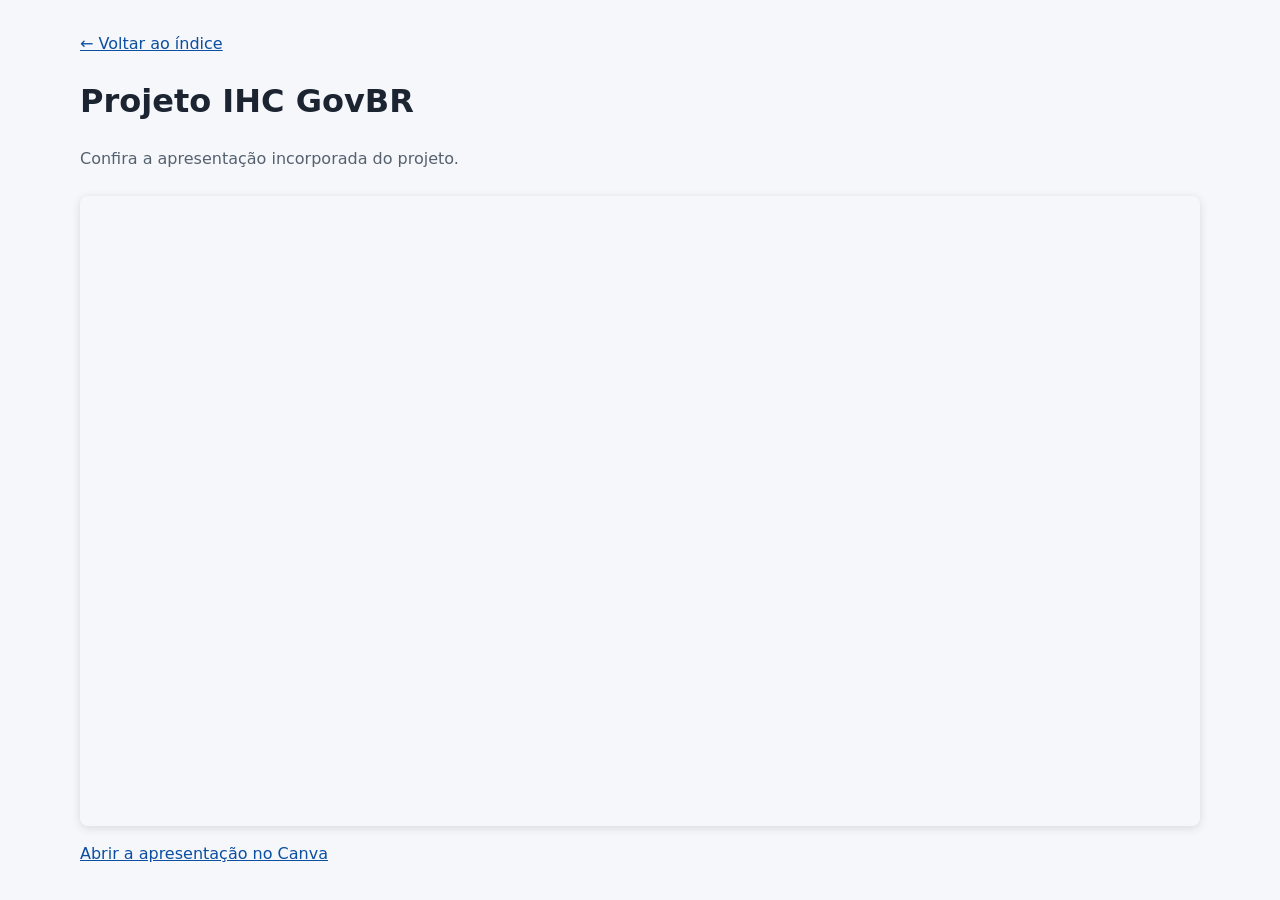
<file: portal-cidadao/projeto-ihc.html>
<!DOCTYPE html>
<html lang="pt-BR">
<head>
<meta charset="utf-8">
<meta name="viewport" content="width=device-width, initial-scale=1">
<title>Projeto IHC GovBR — Portal Cidadão</title>
<link rel="icon" type="image/png" href="img/favicon.png">
<link rel="apple-touch-icon" href="img/apple-touch-icon.png">
<script src="js/prefs.js"></script>
<link rel="stylesheet" href="css/base.css">
<link rel="stylesheet" href="css/components.css">
<style>
  .embed-wrap {
    position: relative;
    width: 100%;
    height: 0;
    padding-top: 56.25%;
    overflow: hidden;
    border-radius: 8px;
    box-shadow: 0 2px 8px 0 rgba(63, 69, 81, .16);
    margin: 1.6em 0 .9em;
  }
  .embed-wrap iframe {
    position: absolute;
    width: 100%;
    height: 100%;
    inset: 0;
    border: 0;
  }
</style>
</head>
<body>
<main class="container section">
  <p><a href="index.html">← Voltar ao índice</a></p>
  <h1>Projeto IHC GovBR</h1>
  <p style="color:var(--muted);max-width:60ch">Confira a apresentação incorporada do projeto.</p>
  <div class="embed-wrap">
    <iframe
      loading="lazy"
      src="https://www.canva.com/design/DAHVXrF_Z3o/07zffm5GavEG-i46HQWiQw/view?embed"
      title="Apresentação Projeto IHC GovBR"
      allowfullscreen
      allow="fullscreen">
    </iframe>
  </div>
  <p><a href="https://www.canva.com/design/DAHVXrF_Z3o/07zffm5GavEG-i46HQWiQw/view?utm_content=DAHVXrF_Z3o&amp;utm_campaign=designshare&amp;utm_medium=embeds&amp;utm_source=link" target="_blank" rel="noopener">Abrir a apresentação no Canva</a></p>
</main>
<script src="js/main.js"></script>
<script src="js/i18n.js"></script>
<script src="js/leitor.js"></script>
<script src="js/vlibras.js"></script>
</body>
</html>
</file>
<file: portal-cidadao/css/base.css>
/* Portal Cidadão — base: variáveis, modo escuro, reset, utilitários e animações compartilhadas. */
:root {
  --blue: #0b4ea2;
  --blue-d: #073a7a;
  --blue-l: #e8f0fb;
  --yellow: #f2b705;
  --green: #17784a;
  --ink: #1b2430;
  --muted: #566170;
  --bg: #f5f7fa;
  --card: #ffffff;
  --line: #d5dce6;
  --danger: #b3261e;
  --ok: #17784a;
  --radius: 14px;
  --shadow: 0 2px 10px rgba(16, 32, 64, 0.10);
  --font: system-ui, -apple-system, "Segoe UI", Roboto, Arial, sans-serif;
}

/* Alto contraste preto e branco (ativado pelo botão ◐, que coloca .hc no body) */
body.hc {
  --blue: #ffffff;
  --blue-d: #ffffff;
  --blue-l: #1a1a1a;
  --yellow: #ffffff;
  --green: #ffffff;
  --ink: #ffffff;
  --muted: #d6d6d6;
  --bg: #000000;
  --card: #000000;
  --line: #ffffff;
  --danger: #ffffff;
  --ok: #ffffff;
  --shadow: 0 0 0 2px #ffffff;
}

body, .site-header, .card, .panel, .site-footer, .input, .btn, .slide {
  transition: background-color .28s ease, border-color .28s ease, color .28s ease, box-shadow .28s ease;
}

* { box-sizing: border-box; }
html { scroll-behavior: smooth; }
body {
  margin: 0;
  font-family: var(--font);
  color: var(--ink);
  background: var(--bg);
  line-height: 1.5;
  font-size: 1rem;
}
a { color: var(--blue); }
img, svg { max-width: 100%; }
:focus-visible { outline: 3px solid var(--yellow); outline-offset: 2px; border-radius: 4px; }
.sr-only { position: absolute; width: 1px; height: 1px; overflow: hidden; clip: rect(0 0 0 0); white-space: nowrap; }
.skip { position: absolute; left: -999px; top: 0; background: var(--yellow); color: #000; padding: .6rem 1rem; z-index: 100; }
.skip:focus { left: 8px; top: 8px; }
.container { width: min(1120px, 100% - 32px); margin-inline: auto; }
.section { margin-block: 2rem; }
.section h2 { font-size: 1.35rem; margin: 0 0 1rem; }

/* Destaque temporário (PC.highlight) */
.hl { animation: pulse 1.2s ease 3; }
@keyframes pulse { 0%, 100% { box-shadow: 0 0 0 0 rgba(242, 183, 5, 0); } 50% { box-shadow: 0 0 0 8px rgba(242, 183, 5, .75); } }

/* =========================================================================
   Animações de entrada das telas (a tela de login não usa estes elementos)
   ========================================================================= */
@keyframes screenEntrance {
  0% { opacity: 0; transform: translateY(14px); }
  100% { opacity: 1; transform: translateY(0); }
}

@keyframes cardSmoothFade {
  0% { opacity: 0; transform: translateY(12px) scale(0.988); }
  100% { opacity: 1; transform: translateY(0) scale(1); }
}

main.container,
main#conteudo,
.section {
  animation: screenEntrance 0.65s cubic-bezier(0.16, 1, 0.3, 1) both;
}

.carousel,
.svc-head {
  animation: screenEntrance 0.7s cubic-bezier(0.16, 1, 0.3, 1) both;
}

.hub .card,
.panel {
  animation: cardSmoothFade 0.55s cubic-bezier(0.16, 1, 0.3, 1) both;
}

/* Efeito de cascata */
.hub a:nth-child(1) .card { animation-delay: 0.04s; }
.hub a:nth-child(2) .card { animation-delay: 0.08s; }
.hub a:nth-child(3) .card { animation-delay: 0.12s; }
.hub a:nth-child(4) .card { animation-delay: 0.16s; }
.hub a:nth-child(5) .card { animation-delay: 0.20s; }
.hub a:nth-child(6) .card { animation-delay: 0.24s; }

@media (prefers-reduced-motion: reduce) {
  *, *::before, *::after {
    animation: none !important;
    transition: none !important;
    scroll-behavior: auto !important;
  }
}

/* ---------- Preferências da tela de acessibilidade (js/prefs.js põe as classes no <html>) ---------- */
/* Daltonismo: troca as cores que carregam significado (certo / erro / atenção) por pares fáceis de diferenciar */
html.cb-protan,
html.cb-deutan { --ok: #0072b2; --green: #0072b2; --danger: #a84b00; }
html.cb-tritan { --ok: #17784a; --green: #17784a; --danger: #b3261e; --yellow: #c2185b; }
html.cb-mono { filter: grayscale(1); }
/* Sem cor, o erro também aparece pela borda tracejada e mais grossa */
html.cb-protan .input.invalid, html.cb-deutan .input.invalid,
html.cb-tritan .input.invalid, html.cb-mono .input.invalid { border-style: dashed; border-width: 3px; }
html.cb-mono a:not([class]) { text-decoration: underline; }

/* Sublinhar links */
html.links-underline a:not(.btn):not(.card):not(.svc):not(.pd-item):not(.brand):not(.nav-login):not(.tb-icon):not(.ouv-btn) {
  text-decoration: underline;
  text-underline-offset: 3px;
}

/* Mais espaço no texto (WCAG 1.4.12) */
html.text-spacing body * {
  line-height: 1.75 !important;
  letter-spacing: .04em !important;
  word-spacing: .12em !important;
}
html.text-spacing p { margin-bottom: 1em; }

/* Reduzir animações */
html.reduce-motion *, html.reduce-motion *::before, html.reduce-motion *::after {
  animation: none !important;
  transition: none !important;
  scroll-behavior: auto !important;
}

/* ---------- Texto grande: nada pode empurrar a página para fora da tela ---------- */
/* Palavras muito longas quebram em vez de alargar a coluna */
h1, h2, h3, .svc-title, .pd-name, .opt-name, .step-title { overflow-wrap: anywhere; hyphens: auto; }
img, svg, video { max-width: 100%; }

/* Página em outro idioma: fica escondida só até a tradução ser aplicada (js/i18n.js) */
html.i18n-pending body { visibility: hidden; }
</file>
<file: portal-cidadao/css/components.css>
/* Componentes usados em mais de uma tela:
   botões, marca, cards, pílulas, modal, toast, tooltip e assistente. */

/* Botões */
.btn {
  display: inline-flex;
  align-items: center;
  justify-content: center;
  gap: .5rem;
  min-height: 46px;
  padding: .65rem 1.25rem;
  border-radius: 999px;
  border: 2px solid transparent;
  font: 600 1rem var(--font);
  cursor: pointer;
  text-decoration: none;
  transition: transform .2s cubic-bezier(0.16, 1, 0.3, 1), background .2s ease, box-shadow .2s ease, border-color .2s ease;
}
.btn:active { transform: scale(0.97); }
.btn-primary { background: var(--blue); color: #fff; }
.btn-primary:hover {
  background: var(--blue-d);
  transform: translateY(-1px);
  box-shadow: 0 4px 14px rgba(11, 78, 162, 0.28);
}
body.hc .btn-primary {
  background: #fff;
  color: #000;
  border: 2px solid #fff;
  box-shadow: none;
}
body.hc .btn-primary:hover {
  background: #000;
  color: #fff;
  box-shadow: 0 0 0 2px #fff;
}

.btn-outline { background: transparent; border-color: var(--blue); color: var(--blue); }
.btn-outline:hover { background: var(--blue-l); }
body.hc .btn-outline { border-color: #fff; color: #fff; }
body.hc .btn-outline:hover { background: var(--blue-l); }
.btn-block { width: 100%; }
.btn[disabled] { opacity: .7; cursor: progress; }
.link-btn { background: none; border: 0; color: var(--blue); font: inherit; text-decoration: underline; cursor: pointer; padding: .25rem 0; }

/* Marca */
.brand { display: flex; align-items: center; gap: .5rem; font-weight: 800; font-size: 1.25rem; color: var(--blue); text-decoration: none; letter-spacing: -.02em; }
body.hc .brand { color: #fff; }
/* Logo gov.br + nome do portal (o tamanho acompanha o texto escolhido) */
.brand-logo { display: block; height: 2rem; width: auto; flex: none; }
.brand-sep { width: 1px; height: 1.5rem; background: var(--line); flex: none; }
.brand-name { font-size: .95em; }
/* No alto contraste e no rodapé escuro, o logo colorido fica num selo branco para continuar legível */
body.hc .brand-logo,
.brand-footer .brand-logo { background: #fff; border-radius: 6px; padding: .2rem .4rem; box-sizing: content-box; }
.brand-footer { color: #fff; }
.brand-footer .brand-sep { background: rgba(255, 255, 255, .35); }

/* Card */
.card {
  background: var(--card);
  border: 1px solid var(--line);
  border-radius: var(--radius);
  padding: 1.1rem;
  box-shadow: var(--shadow);
}

/* Pílulas */
.tag-pill { background: var(--blue-l); color: var(--blue); border-radius: 999px; padding: .15rem .7rem; font-size: .8rem; font-weight: 700; }
body.hc .tag-pill { background: #000; color: #fff; border: 1px solid #fff; }

/* Modal */
.modal { position: fixed; inset: 0; background: rgba(5, 15, 35, .6); display: none; place-items: center; z-index: 200; padding: 1rem; }
.modal.open { display: grid; }
.modal-box { background: var(--card); border-radius: 20px; padding: 1.5rem; width: min(420px, 100%); text-align: center; }
body.hc .modal-box { border: 1px solid var(--line); }

/* Toast */
.toast { position: fixed; left: 50%; bottom: 90px; transform: translateX(-50%); background: #1b2430; color: #fff; padding: .7rem 1.1rem; border-radius: 10px; z-index: 300; display: none; max-width: 90%; }
body.hc .toast { background: #000; border: 2px solid #fff; color: #fff; }
.toast.show { display: block; }

/* Tooltip (criado pelo main.js para qualquer elemento com data-tooltip) */
[data-tooltip] {
  cursor: help;
}
.app-tooltip {
  position: fixed;
  z-index: 9999;
  pointer-events: none;
  background: #0f172a;
  color: #f8fafc;
  padding: 0.65rem 0.9rem;
  border-radius: 10px;
  font-size: 0.82rem;
  line-height: 1.45;
  max-width: 320px;
  box-shadow: 0 12px 28px rgba(0, 0, 0, 0.35), 0 4px 10px rgba(0, 0, 0, 0.2);
  border: 1px solid rgba(255, 255, 255, 0.15);
  opacity: 0;
  transform: translateY(4px) scale(0.96);
  transition: opacity 0.16s cubic-bezier(0.16, 1, 0.3, 1), transform 0.16s cubic-bezier(0.16, 1, 0.3, 1);
  display: flex;
  align-items: flex-start;
  gap: 0.5rem;
}
.app-tooltip.is-active {
  opacity: 1;
  transform: translateY(0) scale(1);
}
.app-tooltip .tooltip-icon {
  font-size: 1.1rem;
  line-height: 1;
  flex: none;
  margin-top: 2px;
}
.app-tooltip strong {
  display: block;
  font-size: 0.85rem;
  margin-bottom: 0.2rem;
  color: #60a5fa;
}
body.hc .app-tooltip {
  background: #000;
  border-color: #fff;
  box-shadow: 0 0 0 2px #fff;
}
body.hc .app-tooltip strong {
  color: #fff;
}

/* Assistente (criado pelo assistente.js) */
.fab { position: fixed; right: 18px; bottom: 18px; width: 3.75rem; height: 3.75rem; display: grid; place-items: center; line-height: 1; border-radius: 50%; border: 0; background: var(--blue); color: #fff; font-size: 1.6rem; cursor: pointer; box-shadow: 0 6px 20px rgba(0, 0, 0, .3); z-index: 150; transition: transform .2s ease, background .2s ease; }
.fab:hover { background: var(--blue-d); transform: scale(1.06); }
body.hc .fab { background: #fff; color: #000; border: 2px solid #fff; box-shadow: 0 0 0 3px #000, 0 0 0 5px #fff; }
.assist { position: fixed; right: 18px; bottom: 90px; width: min(360px, 100% - 36px); max-height: min(560px, calc(100vh - 120px)); background: var(--card); border: 1px solid var(--line); border-radius: 18px; box-shadow: 0 10px 36px rgba(0, 0, 0, .28); display: none; flex-direction: column; z-index: 150; overflow: hidden; }
.assist.open { display: flex; }
.assist-head { background: var(--blue); color: #fff; padding: .8rem 1rem; display: flex; justify-content: space-between; align-items: center; }
body.hc .assist-head { background: #000; border-bottom: 2px solid #fff; color: #ffffff; }
.assist-head strong { display: block; }
.assist-head small { opacity: .85; }
.assist-head button { background: none; border: 0; color: inherit; font-size: 1.3rem; cursor: pointer; min-width: 40px; min-height: 40px; }
.assist-body { padding: 1rem; overflow: auto; flex: 1; display: flex; flex-direction: column; gap: .6rem; }
.bubble { padding: .6rem .85rem; border-radius: 14px; max-width: 90%; font-size: .95rem; }
.bubble.bot { background: var(--blue-l); align-self: flex-start; }
.bubble.me { background: var(--blue); color: #fff; align-self: flex-end; }
.assist-destination { align-self: flex-start; max-width: 90%; }
.assist-link { display: inline-flex; align-items: center; gap: .35rem; padding: .5rem .75rem; border: 1px solid var(--blue); border-radius: 8px; background: var(--card); color: var(--blue); font-weight: 700; text-decoration: none; }
.assist-link::after { content: '→'; }
.assist-link:hover { background: var(--blue-l); }
body.hc .bubble.bot { background: #1a1a1a; color: #fff; border: 1px solid #fff; }
body.hc .bubble.me { background: #fff; color: #000; border: 1px solid #fff; }
body.hc .assist-link { background: #000; color: #fff; border-color: #fff; }
.chips { display: flex; flex-wrap: wrap; gap: .4rem; }
.chip { border: 1.5px solid var(--blue); background: var(--card); color: var(--blue); border-radius: 999px; padding: .35rem .8rem; font: 600 .85rem var(--font); cursor: pointer; }
.chip:hover { background: var(--blue-l); }
body.hc .chip { border-color: #fff; color: #fff; }
.assist-form { display: flex; gap: .4rem; padding: .7rem; border-top: 1px solid var(--line); }
.assist-form input { flex: 1; min-width: 0; }
body.hc .assist-form input { background: #000; border-color: #fff; color: #fff; }
.assist-note { font-size: .72rem; color: var(--muted); padding: 0 .8rem .6rem; }

/* ---------- Popup de correção (PC.dialog em js/main.js) ---------- */
.pcd-overlay {
  position: fixed;
  inset: 0;
  z-index: 400;
  display: grid;
  place-items: center;
  padding: 1rem;
  background: rgba(5, 15, 35, .55);
  animation: pcdFade .15s ease;
}
.pcd {
  --pcd: var(--danger);
  width: min(460px, 100%);
  max-height: calc(100dvh - 2rem);
  overflow-y: auto;
  background: var(--card);
  color: var(--ink);
  border-radius: 18px;
  border-top: 6px solid var(--pcd);
  box-shadow: 0 24px 60px rgba(0, 0, 0, .3);
  padding: 1.25rem 1.35rem 1.35rem;
  text-align: left;
  animation: pcdPop .2s cubic-bezier(0.16, 1, 0.3, 1);
}
.pcd-warning { --pcd: #a15c00; }
.pcd-info { --pcd: var(--blue); }
.pcd-head { display: flex; align-items: center; gap: .7rem; }
.pcd-ico {
  flex: none;
  display: grid;
  place-items: center;
  width: 2.2rem;
  height: 2.2rem;
  border-radius: 50%;
  background: var(--pcd);
  color: #fff;
  font-weight: 900;
  font-size: 1.15rem;
}
.pcd-warning .pcd-ico { border-radius: 8px; }
.pcd-warning .pcd-ico { font-size: 1.05rem; }
.pcd-title { flex: 1; margin: 0; font-size: 1.2rem; line-height: 1.25; }
.pcd-x {
  flex: none;
  width: 40px;
  height: 40px;
  border: 0;
  border-radius: 10px;
  background: none;
  color: var(--muted);
  font-size: 1.6rem;
  line-height: 1;
  cursor: pointer;
}
.pcd-x:hover { background: var(--blue-l); color: var(--ink); }
.pcd-msg { margin: .75rem 0 .5rem; color: var(--ink); line-height: 1.5; }
.pcd-list { list-style: none; margin: .25rem 0 0; padding: 0; display: grid; gap: .5rem; }
.pcd-list li {
  display: flex;
  align-items: center;
  flex-wrap: wrap;
  gap: .5rem .75rem;
  padding: .7rem .8rem;
  border-radius: 10px;
  border-left: 4px solid var(--pcd);
  background: var(--bg);
}
.pcd-item-text { flex: 1 1 12rem; min-width: 0; line-height: 1.4; font-weight: 600; }
.pcd-fix {
  flex: none;
  min-height: 40px;
  padding: 0 .85rem;
  border: 2px solid var(--blue);
  border-radius: 8px;
  background: var(--card);
  color: var(--blue);
  font: 700 .9rem var(--font);
  cursor: pointer;
}
.pcd-fix:hover { background: var(--blue-l); }
.pcd-list li.done { border-left-color: var(--ok); opacity: .75; }
.pcd-list li.done .pcd-item-text { text-decoration: line-through; }
.pcd-done-tag { font-weight: 700; color: var(--ok); }
.pcd-actions { display: flex; flex-wrap: wrap; gap: .6rem; margin-top: 1.1rem; }
.pcd-actions .btn { flex: 1 1 10rem; }
body.hc .pcd { border: 2px solid #fff; border-top-width: 6px; }
body.hc .pcd-ico { color: #000; }
body.hc .pcd-fix { border-color: #fff; color: #fff; background: #000; }
@keyframes pcdFade { from { opacity: 0; } }
@keyframes pcdPop { from { opacity: 0; transform: translateY(12px) scale(.97); } }

/* Busca: "Você quis dizer…?" */
.suggest .suggest-hint { padding: .55rem .75rem; font-size: .9rem; color: var(--muted); border-bottom: 1px solid var(--line); margin-bottom: .25rem; }
.suggest .suggest-hint strong { color: var(--ink); }

/* ---------- Leitor de voz (js/leitor.js) ---------- */
/* trecho sendo lido: contorno amarelo bem visível */
.pc-reading { outline: 3px solid var(--yellow) !important; outline-offset: 4px; border-radius: 6px; background-color: rgba(242, 183, 5, .12); }

.pc-reader-bar {
  position: fixed;
  left: 50%;
  bottom: 18px;
  transform: translateX(-50%);
  z-index: 160;
  display: flex;
  align-items: center;
  flex-wrap: wrap;
  justify-content: center;
  gap: .4rem;
  max-width: calc(100% - 2rem);
  padding: .45rem .55rem;
  border-radius: 14px;
  background: #0a2547;
  color: #fff;
  box-shadow: 0 10px 30px rgba(0, 0, 0, .3);
}
.pc-reader-bar[hidden] { display: none; }
.prb-title { display: inline-flex; align-items: center; gap: .35rem; font-weight: 700; font-size: .9rem; padding: 0 .35rem; }
.prb-title svg { width: 1.2rem; height: 1.2rem; fill: none; stroke: currentColor; stroke-width: 2; stroke-linecap: round; stroke-linejoin: round; }
.prb-btn, .prb-rate select {
  min-height: 40px;
  min-width: 40px;
  padding: 0 .75rem;
  border: 1.5px solid rgba(255, 255, 255, .45);
  border-radius: 10px;
  background: transparent;
  color: #fff;
  font: 700 .9rem var(--font);
  cursor: pointer;
}
.prb-btn:hover { background: rgba(255, 255, 255, .15); }
.prb-read { background: #fff; color: #0a2547; border-color: #fff; }
.prb-read:hover { background: #dbe7fa; }
.prb-btn:disabled { opacity: .45; cursor: default; }
.prb-rate select { padding: 0 .5rem; }
.prb-rate select option { color: #000; }
.pc-reader-bar :focus-visible { outline: 3px solid var(--yellow); outline-offset: 2px; }
body.hc .pc-reader-bar { background: #000; border: 2px solid #fff; }
/* com a barra aberta, os botões flutuantes sobem para não ficar por cima dela */
html.reader-on .fab { bottom: 84px; }
html.reader-on .assist { bottom: 156px; }

/* botão de liga/desliga no topo e no login */
.tb-reader.is-on, .login-reader.is-on { background: var(--blue); color: #fff; }
body.hc .tb-reader.is-on, body.hc .login-reader.is-on { background: #fff; color: #000; }
.login-reader {
  display: inline-grid;
  place-items: center;
  width: 36px;
  height: 36px;
  border: 1px solid var(--line);
  border-radius: 8px;
  background: var(--card);
  color: var(--blue);
  cursor: pointer;
}
.login-reader svg { width: 18px; height: 18px; fill: none; stroke: currentColor; stroke-width: 2; stroke-linecap: round; stroke-linejoin: round; }
body.hc .login-reader { color: #fff; }
</file>
<file: portal-cidadao/css/index.css>
/* Tela de índice do protótipo (index.html) */
.hub { display: grid; gap: 1rem; grid-template-columns: repeat(auto-fit, minmax(240px, 1fr)); }
.hub a { display: block; text-decoration: none; color: var(--ink); }
.hub .card { transition: .2s; height: 100%; }
.hub .card:hover { border-color: var(--blue); transform: translateY(-3px); box-shadow: 0 8px 24px rgba(11, 78, 162, 0.12); }
body.hc .hub .card:hover { box-shadow: 0 0 0 2px #fff; }
.hub h3 { margin: .4rem 0; }
.hub p { color: var(--muted); margin: 0; }
</file>
<file: portal-cidadao/css/layout.css>
/* Cabeçalho com busca e rodapé (telas Início e Alistamento) */

/* =========================================================================
   Barra superior: links institucionais · idioma · cookies · tema
   ========================================================================= */
.topbar {
  background: var(--bg);
  border-bottom: 1px solid var(--line);
  font-size: .85rem;
  position: relative;
  z-index: 55;
}
.topbar-inner { display: flex; align-items: center; justify-content: space-between; gap: 1rem; min-height: 38px; }
.tb-links { display: flex; align-items: center; gap: 1.25rem; }
.tb-links a { color: var(--muted); text-decoration: none; font-weight: 500; padding: .35rem 0; }
.tb-links a:hover { color: var(--blue); text-decoration: underline; }
body.hc .tb-links a:hover { color: #fff; }
.tb-tools { display: flex; align-items: center; gap: .15rem; margin-left: auto; }
.tb-item { position: relative; }
.tb-sep { width: 1px; height: 18px; background: var(--line); margin: 0 .35rem; }
.tb-lang, .tb-icon {
  display: inline-flex;
  align-items: center;
  justify-content: center;
  gap: .2rem;
  height: 32px;
  border: 0;
  border-radius: 6px;
  background: none;
  color: var(--blue);
  cursor: pointer;
}
body.hc .tb-lang, body.hc .tb-icon { color: #fff; }
.tb-lang { padding: 0 .45rem; font: 700 .85rem var(--font); }
.tb-icon { width: 32px; }
.tb-icon .ico { width: 18px; height: 18px; }
.tb-lang:hover, .tb-icon:hover, .tb-trigger[aria-expanded="true"] { background: var(--blue-l); }
.tb-trigger[aria-expanded="true"] .chev { transform: rotate(180deg); }
.topbar .dropdown { top: calc(100% + 6px); }
.dropdown.dd-small { min-width: 160px; }
.dropdown a[aria-current="true"] { font-weight: 700; color: var(--blue); }
body.hc .dropdown a[aria-current="true"] { color: #fff; }
.dd-cookies { width: 290px; padding: .9rem; }
.dd-text { margin: 0 0 .75rem; font-size: .88rem; line-height: 1.45; color: var(--muted); }
.dd-text strong { display: block; margin-bottom: .2rem; color: var(--ink); font-size: .95rem; }
.dd-actions { display: flex; gap: .5rem; }
.dd-btn {
  flex: 1;
  height: 36px;
  border: 1.5px solid var(--blue);
  border-radius: 8px;
  background: none;
  color: var(--blue);
  font: 600 .85rem var(--font);
  cursor: pointer;
}
.dd-btn:hover { background: var(--blue-l); }
.dd-btn-primary { background: var(--blue); color: #fff; }
.dd-btn-primary:hover { background: var(--blue-d); }
body.hc .dd-btn { border-color: #fff; color: #fff; }
body.hc .dd-btn-primary { background: #fff; color: #000; }

/* Tema: Lua no modo claro (vai para o escuro), Sol no modo escuro (volta ao claro) */
.theme-toggle .i-sun { display: none; }
body.hc .theme-toggle .i-moon { display: none; }
body.hc .theme-toggle .i-sun { display: block; }

/* =========================================================================
   Navbar compacta: marca · menus por categoria · busca · ações
   ========================================================================= */
.site-header {
  background: var(--card);
  border-bottom: 1px solid var(--line);
  position: sticky;
  top: 0;
  z-index: 50;
}
.nav { display: flex; align-items: center; gap: 1rem; min-height: 60px; position: relative; }

.site-header .brand { font-size: 1.1rem; white-space: nowrap; flex: none; }
.site-header .brand-logo { height: 1.75rem; }

.ico {
  width: 20px;
  height: 20px;
  flex: none;
  fill: none;
  stroke: currentColor;
  stroke-width: 2;
  stroke-linecap: round;
  stroke-linejoin: round;
}

/* Menus por categoria */
.nav-links { display: flex; align-items: center; }
.nav-menu { display: flex; align-items: center; gap: .1rem; list-style: none; margin: 0; padding: 0; }
.nav-item { position: relative; }
.nav-trigger {
  display: inline-flex;
  align-items: center;
  gap: .25rem;
  height: 40px;
  padding: 0 .65rem;
  border: 0;
  border-radius: 8px;
  background: none;
  color: var(--ink);
  font: 600 .95rem var(--font);
  white-space: nowrap;
  cursor: pointer;
}
.nav-trigger:hover { background: var(--blue-l); }
.nav-trigger[aria-expanded="true"] { background: var(--blue-l); color: var(--blue); }
body.hc .nav-trigger[aria-expanded="true"] { color: #fff; }
/* Categoria da página atual (ex.: Serviços, na página de alistamento) */
.nav-trigger[data-current] { color: var(--blue); position: relative; }
.nav-trigger[data-current]::after {
  content: "";
  position: absolute;
  left: .65rem;
  right: .65rem;
  bottom: -10px;
  height: 3px;
  border-radius: 3px 3px 0 0;
  background: var(--blue);
}
body.hc .nav-trigger[data-current] { color: #fff; }
body.hc .nav-trigger[data-current]::after { background: #fff; }
.chev { width: 16px; height: 16px; fill: none; stroke: currentColor; stroke-width: 2.2; stroke-linecap: round; stroke-linejoin: round; transition: transform .15s ease; }
.nav-trigger[aria-expanded="true"] .chev { transform: rotate(180deg); }

.dropdown {
  position: absolute;
  top: calc(100% + 10px);
  left: 0;
  min-width: 250px;
  padding: .4rem;
  background: var(--card);
  border: 1px solid var(--line);
  border-radius: 12px;
  box-shadow: 0 12px 32px rgba(16, 32, 64, .14);
  display: none;
  z-index: 60;
}
body.hc .dropdown { box-shadow: 0 12px 32px rgba(0, 0, 0, .5); }
.dropdown.open { display: block; }
.dropdown.dd-right { left: auto; right: 0; }
.dropdown ul { list-style: none; margin: 0; padding: 0; }
.dropdown a {
  display: block;
  padding: .5rem .75rem;
  border-radius: 8px;
  color: var(--ink);
  text-decoration: none;
  font-size: .95rem;
  line-height: 1.35;
}
.dropdown a:hover, .dropdown a:focus-visible { background: var(--blue-l); color: var(--blue); }
body.hc .dropdown a:hover, body.hc .dropdown a:focus-visible { color: #fff; }
.dd-cols { display: grid; grid-template-columns: 1fr 1fr; gap: .25rem; }
.dd-wide { min-width: 470px; }
.dd-head {
  margin: .4rem .75rem .2rem;
  font-size: .72rem;
  font-weight: 700;
  letter-spacing: .06em;
  text-transform: uppercase;
  color: var(--muted);
}
.dropdown .dd-all {
  margin-top: .3rem;
  padding-top: .6rem;
  border-top: 1px solid var(--line);
  border-radius: 0 0 8px 8px;
  font-weight: 600;
  color: var(--blue);
}
body.hc .dropdown .dd-all { color: #fff; }
.dropdown .dd-all::after { content: " →"; }

/* Busca compacta */
.nav-search { flex: 1; position: relative; min-width: 160px; max-width: 280px; margin-left: auto; }
.nav-search form {
  display: flex;
  align-items: center;
  gap: .45rem;
  height: 40px;
  padding: 0 .5rem 0 .75rem;
  background: var(--bg);
  border: 1.5px solid var(--line);
  border-radius: 10px;
  color: var(--muted);
  transition: border-color .2s ease, background .2s ease, box-shadow .2s ease;
}
.nav-search form:hover { border-color: #aab5c4; }
.nav-search form:focus-within { border-color: var(--blue); background: var(--card); box-shadow: 0 0 0 3px rgba(11, 78, 162, .14); }
body.hc .nav-search form { background: #000; border-color: #fff; }
body.hc .nav-search form:focus-within { background: #000; box-shadow: 0 0 0 3px #fff; }
.nav-search .ico { width: 18px; height: 18px; }
.nav-search input { flex: 1; min-width: 0; border: 0; background: transparent; font: 500 .95rem var(--font); color: var(--ink); padding: 0; outline: none; }
.nav-search input::placeholder { color: var(--muted); }
.nav-search input:focus-visible { outline: none; }
.nav-search kbd {
  font: 600 .72rem var(--font);
  color: var(--muted);
  border: 1px solid var(--line);
  border-radius: 5px;
  padding: .05rem .4rem;
  background: var(--card);
}
.nav-search form:focus-within kbd { display: none; }
.suggest { position: absolute; left: 0; right: 0; min-width: 300px; top: calc(100% + 8px); background: var(--card); border: 1px solid var(--line); border-radius: 12px; box-shadow: 0 12px 32px rgba(16, 32, 64, .14); list-style: none; margin: 0; padding: .35rem; display: none; z-index: 60; }
.suggest.open { display: block; }
.suggest li a { display: flex; justify-content: space-between; gap: 1rem; padding: .55rem .75rem; border-radius: 8px; text-decoration: none; color: var(--ink); }
.suggest li a:hover, .suggest li a:focus { background: var(--blue-l); }
.suggest small { color: var(--muted); }

/* Ações: tema, entrar, botões do celular */
.nav-actions { display: flex; align-items: center; gap: .35rem; flex: none; }
.nav-icon {
  width: 40px;
  height: 40px;
  display: inline-grid;
  place-items: center;
  border: 0;
  border-radius: 8px;
  background: none;
  color: var(--ink);
  cursor: pointer;
}
.nav-icon:hover { background: var(--blue-l); color: var(--blue); }
.nav-login {
  display: inline-flex;
  align-items: center;
  gap: .4rem;
  height: 40px;
  padding: 0 1rem 0 .8rem;
  border-radius: 8px;
  background: var(--blue);
  color: #fff;
  font: 600 .95rem var(--font);
  text-decoration: none;
  white-space: nowrap;
  transition: background .2s ease;
}
.nav-login:hover { background: var(--blue-d); }
body.hc .nav-login { color: #000; }
.nav-login .ico { width: 18px; height: 18px; }
.menu-toggle, .search-toggle { display: none; }
.menu-toggle .ico-close { display: none; }
.menu-toggle[aria-expanded="true"] .ico-menu { display: none; }
.menu-toggle[aria-expanded="true"] .ico-close { display: block; }

/* Telas médias e celular: menus vão para o botão ☰ e a busca vira ícone */
@media (max-width: 1024px) {
  .nav { flex-wrap: wrap; gap: .5rem; }
  .brand { margin-right: auto; }
  .menu-toggle, .search-toggle { display: inline-grid; }

  .nav-search { order: 5; flex-basis: 100%; max-width: none; margin: 0 0 .6rem; display: none; }
  .nav-search.open { display: block; }
  .nav-search form { height: 46px; }
  .nav-search kbd { display: none; }

  .nav-links {
    display: none;
    order: 6;
    flex-basis: 100%;
    flex-direction: column;
    align-items: stretch;
    padding: .25rem 0 .75rem;
    border-top: 1px solid var(--line);
    max-height: calc(100vh - 60px);
    max-height: calc(100dvh - 60px);
    overflow-y: auto;
  }
  .nav-links.open { display: flex; }
  .nav-menu { flex-direction: column; align-items: stretch; gap: 0; }
  .nav-trigger { width: 100%; height: 48px; justify-content: space-between; font-size: 1rem; padding: 0 .5rem; }
  .nav-trigger[data-current]::after { left: 0; right: auto; top: 10px; bottom: 10px; width: 3px; height: auto; border-radius: 0 3px 3px 0; }
  .nav-links .dropdown, .nav-links .dropdown.dd-right { position: static; min-width: 0; box-shadow: none; border: 0; border-left: 2px solid var(--line); border-radius: 0; margin: 0 0 .4rem .5rem; padding: 0 0 0 .35rem; background: none; }
  .dd-cols { grid-template-columns: 1fr; }
  .nav-links .dropdown a { padding: .6rem .75rem; font-size: 1rem; }
}
@media (max-width: 640px) {
  .tb-links { display: none; }
  .tb-lang { height: 36px; }
  .tb-icon { width: 36px; height: 36px; }
}
@media (max-width: 380px) {
  .site-header .brand { font-size: 1rem; }
  .nav-login { padding: 0 .75rem; }
}

/* Footer */
.site-footer { background: #0a2547; color: #fff; margin-top: 3rem; padding: 2rem 0 1rem; }
body.hc .site-footer { background: #000; border-top: 2px solid #fff; color: #fff; }
.f-grid { display: grid; grid-template-columns: 1.3fr repeat(3, 1fr); gap: 1.5rem; }
.f-brand p { opacity: .85; font-size: .9rem; max-width: 30ch; }
.f-col summary { font-weight: 700; cursor: pointer; list-style: none; padding: .4rem 0; }
.f-col summary::-webkit-details-marker { display: none; }
.f-col ul { list-style: none; margin: .25rem 0 0; padding: 0; }
.f-col a { color: #dbe7fa; text-decoration: none; display: inline-block; padding: .25rem 0; }
.f-col a:hover { text-decoration: underline; color: #fff; }
body.hc .f-col a { color: #fff; }
body.hc .f-col a:hover { color: #000; background: #fff; }
.f-bottom { border-top: 1px solid rgba(255, 255, 255, .2); margin-top: 1.5rem; padding-top: 1rem; display: flex; flex-wrap: wrap; justify-content: space-between; gap: .5rem; font-size: .85rem; opacity: .9; }
body.hc .f-bottom { border-top-color: var(--line); color: var(--muted); }

@media (max-width: 900px) {
  .f-grid { grid-template-columns: 1fr 1fr; }
}
@media (max-width: 768px) {
  .f-grid { grid-template-columns: 1fr; }
  .f-col { border-bottom: 1px solid rgba(255, 255, 255, .2); }
  .f-col summary::after { content: "+"; float: right; }
  .f-col[open] summary::after { content: "–"; }
}

/* ---------- Telas bem estreitas ou texto muito grande ---------- */
/* (os px destes @media crescem junto com o tamanho do texto escolhido; ver js/prefs.js)
   360px: num celular comum com texto normal o "Entrar" continua escrito; só vira ícone
   em tela muito pequena ou com o texto aumentado */
@media (max-width: 360px) {
  .nav { gap: .35rem; }
  .nav-actions { gap: .15rem; }
  /* "Entrar" vira só o ícone; o texto continua para leitores de tela */
  .nav-login { width: 40px; padding: 0; justify-content: center; }
  .nav-login-text { position: absolute; width: 1px; height: 1px; overflow: hidden; clip: rect(0 0 0 0); white-space: nowrap; }
  .site-header .brand { min-width: 0; overflow: hidden; text-overflow: ellipsis; }
  .tb-sep { margin: 0 .15rem; }
}
/* Painel do ☰ aberto: o cabeçalho rola por dentro, sem empurrar a página para fora da tela */
html.menu-open .site-header { max-height: 100vh; max-height: 100dvh; overflow-y: auto; }

/* Celular bem estreito (ou texto grande): fica só o logo gov.br; o nome continua para leitores de tela */
@media (max-width: 400px) {
  .site-header .brand-sep { display: none; }
  .site-header .brand-name { position: absolute; width: 1px; height: 1px; overflow: hidden; clip: rect(0 0 0 0); white-space: nowrap; }
}
</file>
<file: portal-cidadao/css/alistamento.css>
/* Tela de serviço: Alistamento militar (alistamento.html) */

.lc-i { width: 18px; height: 18px; flex: none; fill: none; stroke: currentColor; stroke-width: 2; stroke-linecap: round; stroke-linejoin: round; }

/* =========================================================================
   "Você está em": caminho da página, fixo logo abaixo da navbar
   ========================================================================= */
.crumbs-bar {
  position: sticky;
  top: 61px;
  z-index: 40;
  background: var(--card);
  border-bottom: 1px solid var(--line);
}
.crumbs { display: flex; align-items: center; gap: .75rem; min-height: 44px; font-size: .92rem; }
.crumbs-label { display: inline-flex; align-items: center; gap: .35rem; flex: none; color: var(--muted); font-weight: 600; }
.crumbs-label .lc-i { color: var(--blue); }
body.hc .crumbs-label .lc-i { color: #fff; }
/* a trilha quebra linha em vez de rolar escondida (texto grande / outros idiomas) */
.crumbs-list { display: flex; flex-wrap: wrap; align-items: center; row-gap: .3rem; list-style: none; margin: 0; padding: .35rem 0; min-width: 0; }
.crumbs-list::-webkit-scrollbar { display: none; }
.crumbs-list li { display: inline-flex; align-items: center; }
.crumbs-list li + li::before {
  content: "";
  width: 7px;
  height: 7px;
  margin: 0 .7rem 0 .55rem;
  border-top: 2px solid var(--muted);
  border-right: 2px solid var(--muted);
  transform: rotate(45deg);
  opacity: .6;
  flex: none;
}
.crumbs-list a {
  display: inline-flex;
  align-items: center;
  gap: .35rem;
  padding: .3rem .15rem;
  color: var(--blue);
  font-weight: 500;
  text-decoration: underline;
  text-decoration-thickness: 1px;
  text-underline-offset: 3px;
}
.crumbs-list a:hover { text-decoration-thickness: 2px; }
body.hc .crumbs-list a { color: #fff; }
.crumbs-list [aria-current="page"] {
  padding: .3rem .75rem;
  border-radius: 999px;
  background: var(--blue);
  color: #fff;
  font-weight: 700;
}
body.hc .crumbs-list [aria-current="page"] { background: #fff; color: #000; }

/* =========================================================================
   Cabeçalho do serviço
   ========================================================================= */
.svc-head { display: flex; flex-wrap: wrap; gap: 1rem; justify-content: space-between; align-items: flex-end; padding: 1.5rem 0 1.25rem; }
.svc-meta { margin: 0 0 .3rem; font-size: .88rem; font-weight: 600; color: var(--ok); }
.svc-head h1 { margin: 0; font-size: clamp(1.4rem, 2.8vw, 1.85rem); line-height: 1.2; letter-spacing: -.01em; }
.svc-lead { margin: .35rem 0 0; color: var(--muted); font-size: 1rem; }
.svc-start { min-height: 46px; border-radius: 10px; padding: .55rem 1.2rem; }
.svc-start .lc-i { transition: transform .2s ease; }
.svc-start:hover .lc-i { transform: translateX(3px); }

.svc-layout { display: grid; grid-template-columns: minmax(0, 1fr) 270px; gap: 1.5rem; align-items: start; }

/* Painéis */
.panel { background: var(--card); border: 1px solid var(--line); border-radius: 14px; padding: 1.25rem 1.35rem; margin-bottom: 1rem; scroll-margin-top: 120px; }
.panel h2 { margin: 0 0 .5rem; font-size: 1.15rem; }
.panel-head { display: flex; align-items: baseline; justify-content: space-between; gap: 1rem; flex-wrap: wrap; }
.panel-head h2 { margin: 0; }
.panel-sub { margin: .2rem 0 .75rem; color: var(--muted); font-size: .95rem; }

/* Resumo em uma grade única, sem caixinhas separadas */
.facts { display: grid; grid-template-columns: repeat(3, 1fr); margin: 0; }
.facts > div { padding: .8rem 1rem; border-bottom: 1px solid var(--line); border-left: 1px solid var(--line); }
.facts > div:nth-child(3n+1) { padding-left: 0; border-left: 0; }
.facts > div:nth-last-child(-n+3) { border-bottom: 0; }
.facts dt { font-size: .82rem; font-weight: 600; color: var(--muted); }
.facts dd { margin: .15rem 0 0; font-size: 1rem; font-weight: 700; line-height: 1.35; }
.facts small { display: block; margin-top: .15rem; font-size: .82rem; font-weight: 500; color: var(--muted); }
.facts-note { margin: .75rem 0 0; padding-top: .7rem; border-top: 1px solid var(--line); font-size: .82rem; color: var(--muted); }

/* Progresso do checklist */
.prog-txt { margin: 0; font-size: .9rem; font-weight: 700; color: var(--muted); }
.progress { height: 6px; background: var(--line); border-radius: 99px; overflow: hidden; margin: 0 0 .5rem; }
.progress i { display: block; height: 100%; width: 0; background: var(--green); transition: width .35s cubic-bezier(0.16, 1, 0.3, 1); }

/* Dúvidas frequentes (acordeão) */
.acc button { width: 100%; text-align: left; background: none; border: 0; border-bottom: 1px solid var(--line); padding: .85rem 0; font: 600 1rem var(--font); color: var(--ink); cursor: pointer; display: flex; justify-content: space-between; gap: 1rem; }
.acc button:hover { color: var(--blue); }
.acc button::after { content: "+"; font-size: 1.3rem; line-height: 1; color: var(--blue); }
.acc button[aria-expanded="true"]::after { content: "–"; }
.acc .pane { display: none; padding: .75rem 0; color: var(--muted); }
.acc .pane.open { display: block; animation: accIn .25s ease both; }
@keyframes accIn { from { opacity: 0; transform: translateY(-4px); } to { opacity: 1; transform: none; } }

/* Ouvidoria */
.ouv-grid { display: grid; grid-template-columns: repeat(4, 1fr); gap: .5rem; }
.ouv-btn {
  display: grid;
  place-items: center;
  min-height: 44px;
  padding: .5rem;
  border: 1.5px solid var(--line);
  border-radius: 10px;
  color: var(--blue);
  font-weight: 600;
  text-decoration: none;
  transition: border-color .2s ease, background .2s ease;
}
.ouv-btn:hover { border-color: var(--blue); background: var(--blue-l); }
body.hc .ouv-btn { color: #fff; }

/* "Esta página ajudou?" no fim do conteúdo */
.feedback { display: flex; align-items: center; flex-wrap: wrap; gap: .5rem 1rem; padding: .5rem 0 0; }
.feedback-btns { display: flex; gap: .5rem; }
.fb-btn {
  display: inline-flex;
  align-items: center;
  gap: .4rem;
  min-height: 40px;
  padding: 0 .9rem;
  border: 1.5px solid var(--line);
  border-radius: 10px;
  background: var(--card);
  color: var(--ink);
  font: 600 .95rem var(--font);
  cursor: pointer;
}
.fb-btn:hover { border-color: var(--blue); color: var(--blue); }
.feedback-date { margin-left: auto; font-size: .82rem; color: var(--muted); }

/* Coluna lateral: "Nesta página" acompanha a rolagem */
.aside-box { position: sticky; top: 120px; display: grid; gap: 1rem; }
.aside-box .card { box-shadow: none; padding: 1rem 1.1rem; }
.aside-box h2 { margin: 0 0 .5rem; font-size: .95rem; }
.toc ol { list-style: none; margin: 0; padding: 0; border-left: 2px solid var(--line); }
.toc a {
  display: block;
  margin-left: -2px;
  padding: .4rem .75rem;
  border-left: 2px solid transparent;
  color: var(--muted);
  font-size: .93rem;
  text-decoration: none;
  transition: color .2s ease, border-color .2s ease;
}
.toc a:hover { color: var(--blue); }
.toc a[aria-current="true"] { border-left-color: var(--blue); color: var(--blue); font-weight: 700; }
body.hc .toc a:hover, body.hc .toc a[aria-current="true"] { color: #fff; border-left-color: #fff; }
.related ul { list-style: none; margin: 0; padding: 0; }
.related li a { display: block; padding: .5rem 0; border-bottom: 1px solid var(--line); font-size: .93rem; text-decoration: none; }
.related li:last-child a { border-bottom: 0; }
.related li a:hover { text-decoration: underline; }

.cta-bar { display: none; }

/* =========================================================================
   SpringCheck (caixa de confirmação animada pelo spring-check.js)
   ========================================================================= */
.spring-check {
  --sc-ink: var(--ink, #1b2430);
  --sc-fill: var(--blue, #0b4ea2);
  --sc-check: #ffffff;
  --sc-box: 26px;
  --sc-radius: 8px;
  --sc-font: 16px;
  --sc-ring: 2px;
  --sc-gap: 12px;
  --sc-row: 44px;
  --sc-rule: 1.5px;
  --sc-origin: left center;
  --sc-ease-out: cubic-bezier(0.23, 1, 0.32, 1);

  display: inline-flex;
  align-items: center;
  gap: var(--sc-gap);
  min-height: var(--sc-row);
  margin: 0;
  padding: 0;
  border: 0;
  background: none;
  color: var(--sc-ink);
  font-family: inherit;
  font-size: var(--sc-font);
  font-weight: 600;
  line-height: 1.3;
  letter-spacing: -0.01em;
  text-align: left;
  cursor: pointer;
  user-select: none;
  -webkit-user-select: none;
  -webkit-touch-callout: none;
  -webkit-tap-highlight-color: transparent;
  touch-action: manipulation;
  outline: none;
}

body.hc .spring-check {
  --sc-ink: var(--ink, #e8edf5);
  --sc-fill: #38bdf8;
  --sc-check: #0a1120;
}

.spring-check:disabled {
  opacity: 0.5;
  cursor: not-allowed;
}

.spring-check__press {
  flex: none;
  width: var(--sc-box);
  height: var(--sc-box);
  border-radius: var(--sc-radius);
  transition: transform 160ms var(--sc-ease-out);
}

.spring-check[data-pressed] .spring-check__press {
  transform: scale(0.92);
}

.spring-check:focus-visible .spring-check__press {
  outline: 2px solid color-mix(in srgb, var(--sc-fill) 60%, transparent);
  outline-offset: 3px;
}

.spring-check__box {
  position: relative;
  display: grid;
  place-items: center;
  width: 100%;
  height: 100%;
  border-radius: inherit;
  overflow: hidden;
  transform-origin: center;
  background: var(--card);
}

.spring-check__ring {
  position: absolute;
  inset: 0;
  border-radius: inherit;
  box-shadow: inset 0 0 0 var(--sc-ring) var(--line);
  opacity: 0.85;
  transition: opacity 120ms ease, box-shadow 120ms ease;
}

@media (hover: hover) and (pointer: fine) {
  .spring-check:not(:disabled):hover .spring-check__ring {
    box-shadow: inset 0 0 0 var(--sc-ring) var(--sc-fill);
    opacity: 1;
  }
}

.spring-check__fill {
  position: absolute;
  inset: 0;
  border-radius: inherit;
  background: var(--sc-fill);
  transform-origin: center;
  transform: scale(0);
}

.spring-check__tick {
  position: relative;
  width: 68%;
  height: 68%;
  overflow: visible;
  fill: none;
  stroke: var(--sc-check);
  stroke-width: 2.6;
  stroke-linecap: round;
  stroke-linejoin: round;
  stroke-dasharray: 1;
  stroke-dashoffset: 1;
}

.spring-check__label {
  position: relative;
  display: inline-block;
}

.spring-check__word {
  display: inline-block;
  transition: opacity 160ms ease;
}

.spring-check__rule {
  position: absolute;
  left: 0;
  right: 0;
  top: 50%;
  height: var(--sc-rule);
  border-radius: 2px;
  background: currentColor;
  transform-origin: var(--sc-origin);
  transform: scaleX(0);
  pointer-events: none;
}

/* =========================================================================
   Checklist de documentos: lista simples, sem ícones decorativos
   ========================================================================= */
.checklist-list { display: grid; }
.checklist-card {
  padding: .7rem .75rem;
  margin: 0 -.75rem;
  border-radius: 10px;
  border-bottom: 1px solid var(--line);
  cursor: pointer;
  transition: background .2s ease;
}
.checklist-card:last-child { border-bottom: 0; }
.checklist-card:hover { background: var(--bg); }
.checklist-card.is-checked { background: var(--blue-l); }
body.hc .checklist-card.is-checked { background: rgba(56, 189, 248, 0.08); }
.checklist-hint { margin: 0 0 0 36px; font-size: .9rem; line-height: 1.45; color: var(--muted); }

/* =========================================================================
   Passo a passo: linha do tempo numerada
   ========================================================================= */
.steps { list-style: none; margin: .25rem 0 0; padding: 0; }
.step-item { position: relative; display: grid; grid-template-columns: 2.125rem minmax(0, 1fr); gap: 1rem; padding-bottom: 1.1rem; }
.step-item:last-child { padding-bottom: 0; }
.step-item:not(:last-child)::before {
  content: "";
  position: absolute;
  left: calc(1.0625rem - 1px); /* meio do círculo, que cresce com o texto */
  top: 2.25rem;
  bottom: 2px;
  width: 2px;
  background: var(--line);
}
.step-num {
  width: 2.125rem;
  height: 2.125rem;
  border-radius: 50%;
  display: grid;
  place-items: center;
  background: var(--blue-l);
  color: var(--blue);
  font-weight: 800;
  font-size: .95rem;
  border: 2px solid var(--blue);
  transition: background .2s ease, color .2s ease;
}
.step-item:hover .step-num { background: var(--blue); color: #fff; }
body.hc .step-num { color: #fff; border-color: #fff; }
body.hc .step-item:hover .step-num { background: #fff; color: #000; }
.step-title { margin: .3rem 0 .2rem; font-size: 1.02rem; font-weight: 700; }
.step-desc { margin: 0; font-size: .95rem; line-height: 1.5; color: var(--muted); }
.step-need { margin: .35rem 0 0; font-size: .9rem; line-height: 1.45; color: var(--ink); }

/* Responsivo */
@media (max-width: 900px) {
  .svc-layout { grid-template-columns: minmax(0, 1fr); }
  .aside-box { position: static; }
  .toc { display: none; }
}
@media (max-width: 768px) {
  .crumbs-label span { position: absolute; width: 1px; height: 1px; overflow: hidden; clip: rect(0 0 0 0); }
  .crumbs { font-size: .88rem; }
  .facts { grid-template-columns: 1fr 1fr; }
  .facts > div,
  .facts > div:nth-child(3n+1) { padding: .7rem .75rem; border-left: 1px solid var(--line); border-bottom: 1px solid var(--line); }
  .facts > div:nth-child(2n+1) { padding-left: 0; border-left: 0; }
  .facts > div:nth-last-child(-n+2) { border-bottom: 0; }
  .ouv-grid { grid-template-columns: 1fr 1fr; }
  .feedback-date { margin-left: 0; flex-basis: 100%; }
  .cta-bar { display: block; position: fixed; left: 0; right: 0; bottom: 0; background: var(--card); padding: .7rem 1rem; box-shadow: 0 -2px 10px rgba(0, 0, 0, .15); z-index: 90; }
  body.has-cta { padding-bottom: 76px; }
  body.has-cta .fab { bottom: 92px; }
  body.has-cta .assist { bottom: 164px; }
  .svc-head .btn-desktop { display: none; }
}

/* Celular com texto grande: resumo em uma coluna e botões da ouvidoria empilhados */
@media (max-width: 420px) {
  .facts { grid-template-columns: minmax(0, 1fr); }
  .facts > div, .facts > div:nth-child(3n+1), .facts > div:nth-child(2n+1) { padding: .7rem 0; border-left: 0; border-bottom: 1px solid var(--line); }
  .facts > div:last-child { border-bottom: 0; }
  .ouv-grid { grid-template-columns: minmax(0, 1fr); }
  .panel { padding: 1rem; }
}

/* Leitor de voz ligado no celular: a barra do leitor fica acima do botão "Iniciar serviço" */
@media (max-width: 768px) {
  html.reader-on body.has-cta .pc-reader-bar { bottom: 84px; }
  html.reader-on body.has-cta .fab { bottom: 160px; }
  html.reader-on body.has-cta .assist { bottom: 232px; }
}
</file>
<file: portal-cidadao/css/acessibilidade.css>
/* Tela de acessibilidade (acessibilidade.html) */
.a11y-page { padding-block: 1.5rem 3rem; }
.a11y-head { margin-bottom: 1.5rem; }
.a11y-head h1 { margin: 0; font-size: clamp(1.5rem, 3vw, 2rem); line-height: 1.2; letter-spacing: -.01em; }
.a11y-lead { margin: .4rem 0 0; color: var(--muted); font-size: 1.05rem; max-width: 60ch; }

.a11y-layout { display: grid; grid-template-columns: minmax(0, 1fr) minmax(0, 340px); gap: 1.25rem; align-items: start; }
.a11y-aside { position: sticky; top: 90px; display: grid; gap: 1rem; }

.a11y-card {
  min-width: 0;
  background: var(--card);
  border: 1px solid var(--line);
  border-radius: var(--radius);
  padding: 1.25rem 1.35rem;
  margin-bottom: 1rem;
}
.a11y-aside .a11y-card { margin-bottom: 0; }
.a11y-card h2 { display: flex; align-items: center; gap: .6rem; margin: 0 0 .35rem; font-size: 1.15rem; }
.a11y-help { margin: 0 0 1rem; color: var(--muted); font-size: .95rem; }

.a11y-badge {
  display: inline-grid;
  place-items: center;
  width: 2rem;
  height: 2rem;
  flex: none;
  border-radius: 10px;
  background: var(--blue-l);
  color: var(--blue);
  font-weight: 800;
  font-size: .9rem;
}
.a11y-badge svg { width: 1.15rem; height: 1.15rem; fill: none; stroke: currentColor; stroke-width: 2; stroke-linecap: round; stroke-linejoin: round; }

/* ---------- Opções em cartões (rádio) ---------- */
/* fieldset tem largura mínima = conteúdo por padrão; min-width: 0 deixa encolher */
.opt-grid { border: 0; margin: 0; padding: 0; display: grid; gap: .6rem; min-width: 0; }
.opt-row > span:last-child { min-width: 0; }
.opt-grid-4 { grid-template-columns: repeat(4, minmax(0, 1fr)); }
.opt-grid-3 { grid-template-columns: repeat(3, minmax(0, 1fr)); }
.opt-grid-cb { grid-template-columns: repeat(auto-fill, minmax(min(230px, 100%), 1fr)); }

.opt { position: relative; display: block; cursor: pointer; }
.opt-input { position: absolute; opacity: 0; width: 1px; height: 1px; }
.opt-box {
  position: relative;
  display: flex;
  flex-direction: column;
  align-items: center;
  justify-content: center;
  gap: .25rem;
  min-height: 84px;
  height: 100%;
  padding: .75rem .6rem;
  border: 2px solid var(--line);
  border-radius: 12px;
  background: var(--card);
  text-align: center;
  transition: border-color .15s, background .15s;
}
.opt-row { flex-direction: row; justify-content: flex-start; text-align: left; gap: .75rem; min-height: 64px; padding-right: 2.2rem; }
.opt:hover .opt-box { border-color: var(--blue); }
.opt-input:focus-visible + .opt-box { outline: 3px solid var(--yellow); outline-offset: 2px; }
.opt-input:checked + .opt-box { border-color: var(--blue); background: var(--blue-l); box-shadow: inset 0 0 0 1px var(--blue); }
/* Marca de "escolhido" que não depende da cor */
.opt-input:checked + .opt-box::after {
  content: "✓";
  position: absolute;
  top: .4rem;
  right: .5rem;
  display: grid;
  place-items: center;
  width: 1.3rem;
  height: 1.3rem;
  border-radius: 50%;
  background: var(--blue);
  color: var(--card);
  font-size: .8rem;
  font-weight: 800;
}
.opt-sample { font-weight: 800; line-height: 1; color: var(--blue); }
.opt-name { display: block; font-weight: 700; color: var(--ink); line-height: 1.3; }
.opt-desc { display: block; color: var(--muted); font-size: .85rem; line-height: 1.35; margin-top: .1rem; }

.sw-dots { display: inline-flex; flex: none; }
.sw-dots i { width: 1.1rem; height: 1.1rem; border-radius: 50%; border: 2px solid var(--card); margin-left: -.3rem; }
.sw-dots i:first-child { margin-left: 0; }

/* ---------- Interruptores ---------- */
.sw-list { display: grid; gap: .25rem; }
.sw {
  position: relative;
  display: flex;
  align-items: center;
  gap: 1rem;
  padding: .8rem .25rem;
  border-bottom: 1px solid var(--line);
  cursor: pointer;
}
.sw:last-child { border-bottom: 0; }
.sw-text { flex: 1; }
.sw-input { position: absolute; opacity: 0; width: 1px; height: 1px; }
.sw-track {
  position: relative;
  flex: none;
  width: 3.1rem;
  height: 1.75rem;
  border-radius: 999px;
  background: var(--line);
  border: 2px solid var(--muted);
  transition: background .15s;
}
.sw-track::after {
  content: "";
  position: absolute;
  top: 2px;
  left: 2px;
  width: calc(1.75rem - 8px);
  height: calc(1.75rem - 8px);
  border-radius: 50%;
  background: var(--card);
  box-shadow: 0 1px 3px rgba(0, 0, 0, .3);
  transition: transform .15s;
}
.sw-input:checked ~ .sw-track { background: var(--blue); border-color: var(--blue); }
.sw-input:checked ~ .sw-track::after { transform: translateX(1.35rem); }
/* "I/O" dentro do botão para quem não distingue as cores */
.sw-input:checked ~ .sw-track::before {
  content: "✓";
  position: absolute;
  left: .4rem;
  top: 50%;
  transform: translateY(-50%);
  color: var(--card);
  font-size: .75rem;
  font-weight: 800;
}
.sw-input:focus-visible ~ .sw-track { outline: 3px solid var(--yellow); outline-offset: 3px; }

/* ---------- Prévia ---------- */
.prev-box { display: grid; gap: .6rem; padding: 1rem; border: 1px dashed var(--line); border-radius: 12px; background: var(--bg); }
.prev-box p { margin: 0; }
.prev-title { font-weight: 800; font-size: 1.05rem; }
.prev-text { color: var(--ink); }
.prev-msg { font-weight: 700; padding: .45rem .7rem; border-radius: 8px; border-left: 4px solid currentColor; background: var(--card); }
.prev-ok { color: var(--ok); }
.prev-err { color: var(--danger); }
.prev-box .btn { justify-self: start; }

.a11y-list { margin: 0; padding-left: 1.1rem; display: grid; gap: .55rem; font-size: .95rem; line-height: 1.45; }

/* Alto contraste */
body.hc .opt-input:checked + .opt-box { background: #1a1a1a; }
body.hc .opt-input:checked + .opt-box::after,
body.hc .sw-input:checked ~ .sw-track::before { color: #000; }
body.hc .sw-track::after { background: #000; border: 2px solid #fff; }
body.hc .sw-input:checked ~ .sw-track::after { background: #000; }

@media (max-width: 900px) {
  .a11y-layout { grid-template-columns: minmax(0, 1fr); }
  .a11y-aside { position: static; }
}
@media (max-width: 560px) {
  .opt-grid-4 { grid-template-columns: repeat(2, minmax(0, 1fr)); }
  .opt-grid-3 { grid-template-columns: 1fr; }
  .opt-grid-3 .opt-box { flex-direction: row; justify-content: flex-start; min-height: 56px; gap: .75rem; padding-left: 1rem; }
}

/* Leitura em voz alta */
.voz-rate { margin-top: 1rem; }
.opt-legend { font-weight: 700; margin-bottom: .5rem; padding: 0; }
.voz-rate .opt-box { min-height: 52px; }
.a11y-note { margin: 1rem 0 0; padding: .7rem .85rem; border-radius: 10px; background: var(--bg); color: var(--muted); font-size: .9rem; line-height: 1.45; }
</file>
<file: portal-cidadao/css/home.css>
/* Tela Início (home.html): carrossel de destaques, serviços e perfis */

/* Carrossel de Destaques */
.carousel {
  position: relative;
  border-radius: var(--radius);
  overflow: hidden;
  box-shadow: var(--shadow);
  background: var(--card);
  container-type: inline-size;
  container-name: carousel;
}
.track {
  display: flex;
  will-change: transform;
}
.slide {
  flex: 0 0 100cqw;
  min-width: 100cqw;
  width: 100cqw;
  padding: 2.25rem 4.5rem 3.25rem 4.5rem;
  color: #fff;
  display: flex;
  flex-direction: column;
  gap: .6rem;
  min-height: 250px;
  justify-content: center;
  box-sizing: border-box;
}
.slide:nth-child(1) { background: linear-gradient(120deg, #0b4ea2, #2d86e6); }
.slide:nth-child(2) { background: linear-gradient(120deg, #13663f, #2fae72); }
.slide:nth-child(3) { background: linear-gradient(120deg, #5a2a9c, #8c5ad8); }
.slide:nth-child(4) { background: linear-gradient(120deg, #a85b00, #e49a1c); }

body.hc .slide { border: 2px solid #fff; background: #000; }
body.hc .slide:nth-child(1), body.hc .slide:nth-child(2), body.hc .slide:nth-child(3), body.hc .slide:nth-child(4) { background: #000; }

.slide .tag {
  align-self: flex-start;
  background: rgba(255, 255, 255, 0.22);
  padding: .15rem .7rem;
  border-radius: 999px;
  font-size: .8rem;
  font-weight: 700;
  backdrop-filter: blur(4px);
}
.slide h3 { margin: 0; font-size: clamp(1.4rem, 3.5vw, 2rem); }
.slide p { margin: 0; max-width: 52ch; opacity: .95; }
.slide .btn {
  align-self: flex-start;
  background: #fff;
  color: #111;
  margin-top: .4rem;
  box-shadow: 0 4px 14px rgba(0, 0, 0, 0.25);
}
.slide .btn:hover { background: #f0f4f9; transform: translateY(-1px); }

/* Setas do carrossel */
.car-btn {
  position: absolute;
  top: 50%;
  transform: translateY(-50%);
  width: 52px;
  height: 58px;
  border-radius: 8px;
  border: 0;
  background: transparent !important;
  color: #ffffff;
  cursor: pointer;
  display: flex;
  align-items: center;
  justify-content: center;
  z-index: 10;
  padding: 0;
  filter: drop-shadow(0 2px 8px rgba(0, 0, 0, 0.85)) drop-shadow(0 0 4px rgba(0, 0, 0, 0.95));
  transition: transform 0.25s cubic-bezier(0.16, 1, 0.3, 1), filter 0.25s ease, opacity 0.2s ease;
  opacity: 0.92;
}
.car-btn svg {
  width: 38px;
  height: 38px;
  display: block;
  stroke: #ffffff;
  stroke-width: 3;
  fill: none;
  pointer-events: none;
}
.car-btn.prev { left: 0.75rem; }
.car-btn.next { right: 0.75rem; }
.car-btn:hover {
  opacity: 1;
  filter: drop-shadow(0 4px 14px rgba(0, 0, 0, 0.95)) drop-shadow(0 0 14px rgba(255, 255, 255, 0.9));
}
.car-btn.prev:hover { transform: translateY(-50%) translateX(-4px) scale(1.15); }
.car-btn.next:hover { transform: translateY(-50%) translateX(4px) scale(1.15); }
.car-btn:active { transform: translateY(-50%) scale(0.92); }
.car-btn:focus-visible { outline: 2px solid #ffffff; outline-offset: 4px; }

.car-ctrl { position: absolute; inset: auto 0 .75rem 0; display: flex; justify-content: center; align-items: center; gap: .5rem; z-index: 5; }
.dots { display: flex; gap: .4rem; }
.dot { width: 12px; height: 12px; border-radius: 50%; border: 2px solid #fff; background: transparent; cursor: pointer; padding: 0; transition: transform .2s ease, background .2s ease; }
.dot[aria-current="true"] { background: #fff; transform: scale(1.15); }

/* Cards de serviço (mais acessados): grade 3x3, ícone grande em destaque e texto embaixo */
.svc-grid {
  display: grid;
  grid-template-columns: repeat(3, 1fr);
  gap: 1rem;
}
.svc {
  display: flex;
  flex-direction: column;
  align-items: center;
  justify-content: center;
  text-align: center;
  padding: 1.75rem 1rem 1.4rem;
  text-decoration: none;
  color: var(--ink);
  box-shadow: none;
  transition: border-color .2s ease, transform .2s ease, box-shadow .2s ease;
}
.svc-ico {
  width: 84px;
  height: 84px;
  border-radius: 22px;
  background: var(--blue-l);
  color: var(--blue);
  display: grid;
  place-items: center;
  margin-bottom: 1rem;
  transition: background .2s ease, color .2s ease;
}
body.hc .svc-ico { color: #fff; border: 1px solid #fff; }
.svc-ico svg {
  width: 44px;
  height: 44px;
  fill: none;
  stroke: currentColor;
  stroke-width: 1.75;
  stroke-linecap: round;
  stroke-linejoin: round;
}
.svc-title { font-size: .98rem; font-weight: 700; line-height: 1.3; }
.svc-desc { margin-top: .2rem; font-size: .82rem; color: var(--muted); line-height: 1.35; }
.svc:hover {
  border-color: var(--blue);
  transform: translateY(-3px);
  box-shadow: 0 8px 24px rgba(11, 78, 162, 0.12);
}
body.hc .svc:hover { box-shadow: 0 0 0 2px #fff; }
.svc:hover .svc-ico { background: var(--blue); color: #fff; }

/* Cascata de entrada dos 9 cards */
.svc-grid .card { animation: cardSmoothFade 0.55s cubic-bezier(0.16, 1, 0.3, 1) both; }
.svc-grid .card:nth-child(3n+2) { animation-delay: .05s; }
.svc-grid .card:nth-child(3n) { animation-delay: .1s; }

/* No celular continua 3x3, só mais compacto (como os atalhos de um app) */
@media (max-width: 640px) {
  .svc-grid { gap: .6rem; }
  .svc { padding: 1rem .4rem .9rem; border-radius: 14px; }
  .svc-ico { width: 60px; height: 60px; border-radius: 16px; margin-bottom: .6rem; }
  .svc-ico svg { width: 30px; height: 30px; }
  .svc-title { font-size: .8rem; }
  .svc-desc { display: none; }
}

/* Elementos com tooltip mostram o cursor de ajuda
   (os botões de perfil abaixo continuam com cursor de clique) */
[data-tooltip] { cursor: help; }

/* =========================================================================
   Serviços Digitais por Perfil (gov.br style)
   ========================================================================= */
.perfil-section {
  margin-block: 2.75rem 2.25rem;
}
.perfil-heading-wrap {
  text-align: center;
  margin-bottom: 1.75rem;
}
.perfil-heading-wrap h2 {
  font-size: clamp(1.4rem, 3.2vw, 1.95rem);
  margin: 0 0 0.4rem;
  color: var(--ink);
}
.perfil-heading-wrap p {
  color: var(--muted);
  max-width: 60ch;
  margin-inline: auto;
  font-size: 0.96rem;
}

/* Carrossel de perfis */
.perfil-carousel-wrap {
  position: relative;
  display: flex;
  align-items: center;
  gap: 0.75rem;
  margin-bottom: 1.5rem;
}
.perfil-nav-btn {
  width: 44px;
  height: 44px;
  border-radius: 50%;
  border: 1.5px solid var(--line);
  background: var(--card);
  color: var(--blue);
  font-size: 1.3rem;
  cursor: pointer;
  display: grid;
  place-items: center;
  flex: none;
  box-shadow: 0 2px 8px rgba(0,0,0,0.06);
  transition: transform .2s ease, background-color .2s ease, border-color .2s ease;
}
.perfil-nav-btn:hover {
  background: var(--blue);
  color: #fff;
  border-color: var(--blue);
  transform: scale(1.08);
}
body.hc .perfil-nav-btn {
  background: #000;
  border-color: #fff;
  color: #fff;
}
body.hc .perfil-nav-btn:hover {
  background: #fff;
  color: #000;
  border-color: #fff;
}
/* Faixa de perfis: as bordas somem suavemente para a linha "entrar" e "sair" da tela */
.perfil-track-container {
  flex: 1;
  overflow: hidden;
  padding: 0.25rem 0;
  -webkit-mask-image: linear-gradient(90deg, transparent, #000 4%, #000 96%, transparent);
  mask-image: linear-gradient(90deg, transparent, #000 4%, #000 96%, transparent);
}
.perfil-track {
  position: relative; /* referência da linha SVG (não colocar position nos itens) */
  display: flex;
  gap: 1.25rem;
}

/* Linha contínua com um laço em volta de cada perfil (desenhada pelo main.js) */
.perfil-line {
  position: absolute;
  left: 0;
  top: 0;
  max-width: none; /* a regra global svg { max-width:100% } encolheria a linha */
  pointer-events: none;
  overflow: visible;
}
.perfil-line path {
  fill: none;
  stroke-linecap: round;
  stroke-linejoin: round;
}
.perfil-line-base {
  stroke: #c3ccd9;
  stroke-width: 2;
  transition: stroke-dashoffset 1.8s cubic-bezier(0.65, 0, 0.35, 1);
}
body.hc .perfil-line-base { stroke: #fff; }
.perfil-line-active {
  stroke: var(--blue);
  stroke-width: 3.5;
  opacity: 0;
  transition: stroke-dasharray 0.9s cubic-bezier(0.65, 0, 0.35, 1), opacity .5s ease 1.2s;
}
body.hc .perfil-line-active { stroke: #fff; }
.line-in .perfil-line-active { opacity: 1; }

.perfil-item {
  flex: 0 0 calc((100% - 2.5rem) / 3);
  min-width: 220px;
  padding: 1.15rem .75rem .75rem;
  border-radius: 18px;
  display: flex;
  flex-direction: column;
  align-items: center;
  text-align: center;
  cursor: pointer;
  user-select: none;
}

/* Círculo em rem: cresce junto com o emoji quando o texto aumenta (92px no tamanho normal) */
.perfil-avatar-circle {
  width: 5.75rem;
  height: 5.75rem;
  border-radius: 50%;
  background: var(--card);
  border: 2px solid var(--line);
  display: grid;
  place-items: center;
  font-size: 2.9rem;
  line-height: 1;
  overflow: hidden;
  margin-bottom: 1.6rem; /* espaço para o anel da linha não encostar no nome */
  box-shadow: 0 6px 16px rgba(16, 32, 64, 0.08);
  position: relative;
  z-index: 1;
  transition: transform .3s cubic-bezier(0.16, 1, 0.3, 1), border-color .25s ease, box-shadow .25s ease;
}
.perfil-item:hover .perfil-avatar-circle { transform: scale(1.06); border-color: var(--blue); }
.perfil-item.is-active .perfil-avatar-circle {
  transform: scale(1.06);
  border-color: var(--blue);
  box-shadow: 0 0 0 6px var(--blue-l), 0 10px 22px rgba(11, 78, 162, 0.18);
}
body.hc .perfil-avatar-circle { background: #000; border-color: #fff; }
body.hc .perfil-item:hover .perfil-avatar-circle,
body.hc .perfil-item.is-active .perfil-avatar-circle { border-color: #fff; }
body.hc .perfil-item.is-active .perfil-avatar-circle { box-shadow: 0 0 0 4px #000, 0 0 0 6px #fff; }

.perfil-name {
  font-size: 1rem;
  font-weight: 800;
  text-transform: uppercase;
  letter-spacing: 0.05em;
  color: var(--ink);
  margin: 0 0 0.2rem;
  transition: color .25s ease;
}
.perfil-item.is-active .perfil-name { color: var(--blue); }
body.hc .perfil-item.is-active .perfil-name { color: #fff; }
.perfil-tagline {
  font-size: 0.82rem;
  color: var(--muted);
  margin: 0;
}

/* Bolinhas e, logo abaixo, "Ver todos os perfis" */
.perfil-bottom-actions {
  display: flex;
  flex-direction: column;
  align-items: center;
  gap: .7rem;
  margin-top: .25rem;
}
.perfil-all-btn {
  border: 0;
  background: none;
  color: var(--blue);
  font: 700 .9rem var(--font);
  padding: .4rem .6rem;
  border-radius: 8px;
  cursor: pointer;
  text-decoration: underline;
  text-decoration-thickness: 1.5px;
  text-underline-offset: 4px;
}
.perfil-all-btn:hover { background: var(--blue-l); text-decoration: none; }
body.hc .perfil-all-btn { color: #fff; }
.perfil-dots {
  display: flex;
  gap: 0.4rem;
}
.perfil-dot {
  width: 9px;
  height: 9px;
  border-radius: 50%;
  background: var(--line);
  border: 0;
  cursor: pointer;
  padding: 0;
  transition: background-color .2s ease, transform .2s ease;
}
.perfil-dot.is-active {
  background: var(--blue);
  transform: scale(1.3);
}
body.hc .perfil-dot.is-active {
  background: #fff;
}

/* Painel do perfil ativo: cabeçalho simples + serviços em 2x2, texto grande e ação clara */
.perfil-display-card {
  background: var(--card);
  border: 1px solid var(--line);
  border-radius: 20px;
  padding: 1.75rem;
  margin-top: 1.75rem;
}

.pd-head {
  display: flex;
  align-items: flex-end;
  justify-content: space-between;
  gap: 1rem;
  padding-bottom: 1.25rem;
  margin-bottom: 1.25rem;
  border-bottom: 1px solid var(--line);
  animation: pdFade .35s ease both;
}
.pd-eyebrow {
  margin: 0 0 .15rem;
  font-size: .85rem;
  font-weight: 600;
  color: var(--muted);
}
.pd-title {
  margin: 0;
  font-size: clamp(1.3rem, 2.4vw, 1.6rem);
  line-height: 1.2;
  letter-spacing: -.01em;
  color: var(--ink);
}
.pd-desc {
  margin: .4rem 0 0;
  max-width: 62ch;
  font-size: 1rem;
  line-height: 1.5;
  color: var(--muted);
}
.pd-count {
  flex: none;
  font-size: .88rem;
  font-weight: 600;
  color: var(--muted);
  white-space: nowrap;
}

.pd-list {
  list-style: none;
  margin: 0;
  padding: 0;
  display: grid;
  grid-template-columns: repeat(2, 1fr);
  gap: 1rem;
}
.pd-list li {
  display: flex;
  animation: pdRise .45s cubic-bezier(0.16, 1, 0.3, 1) both;
  animation-delay: calc(var(--i, 0) * 70ms + 60ms);
}

.pd-item {
  flex: 1;
  display: grid;
  grid-template-columns: 52px 1fr;
  gap: 1rem;
  padding: 1.25rem;
  border: 1px solid var(--line);
  border-radius: 16px;
  background: var(--card);
  color: var(--ink);
  text-decoration: none;
  cursor: pointer;
  transition: border-color .2s ease, box-shadow .25s ease, transform .25s cubic-bezier(0.16, 1, 0.3, 1);
}
.pd-item:hover {
  border-color: var(--blue);
  box-shadow: 0 6px 18px rgba(11, 78, 162, 0.10);
  transform: translateY(-2px);
}
body.hc .pd-item:hover { border-color: #fff; box-shadow: 0 0 0 2px #fff; }

.pd-ico {
  width: 52px;
  height: 52px;
  border-radius: 14px;
  background: var(--blue-l);
  color: var(--blue);
  display: grid;
  place-items: center;
  transition: background .2s ease, color .2s ease;
}
body.hc .pd-ico { color: #fff; }
.pd-item:hover .pd-ico { background: var(--blue); color: #fff; }
body.hc .pd-item:hover .pd-ico { background: #fff; color: #000; }

.lc {
  width: 26px;
  height: 26px;
  flex: none;
  fill: none;
  stroke: currentColor;
  stroke-width: 1.9;
  stroke-linecap: round;
  stroke-linejoin: round;
}
.lc-sm { width: 18px; height: 18px; stroke-width: 2; }

.pd-body { display: flex; flex-direction: column; min-width: 0; }
.pd-org { font-size: .82rem; font-weight: 600; color: var(--muted); }
.pd-name { margin-top: .1rem; font-size: 1.08rem; font-weight: 700; line-height: 1.3; }
.pd-text { margin-top: .35rem; font-size: .95rem; line-height: 1.5; color: var(--muted); }
.pd-tip {
  display: flex;
  gap: .5rem;
  margin-top: .75rem;
  padding: .6rem .75rem;
  border-radius: 10px;
  background: var(--bg);
  font-size: .88rem;
  line-height: 1.45;
  color: var(--ink);
}
.pd-tip .lc { margin-top: .1rem; color: var(--blue); }
body.hc .pd-tip { background: #000; border: 1px solid #fff; }
body.hc .pd-tip .lc { color: #fff; }

.pd-foot {
  display: flex;
  align-items: center;
  justify-content: space-between;
  flex-wrap: wrap;
  gap: .4rem .75rem;
  margin-top: auto;
  padding-top: .9rem;
}
.pd-tag { font-size: .82rem; font-weight: 600; color: var(--ok); }
.pd-go {
  display: inline-flex;
  align-items: center;
  gap: .2rem;
  font-size: .95rem;
  font-weight: 700;
  color: var(--blue);
  white-space: nowrap;
}
body.hc .pd-go { color: #fff; }
.pd-go .lc { transition: transform .25s cubic-bezier(0.16, 1, 0.3, 1); }
.pd-item:hover .pd-go .lc { transform: translateX(4px); }

@keyframes pdFade { from { opacity: 0; } to { opacity: 1; } }
@keyframes pdRise { from { opacity: 0; transform: translateY(10px); } to { opacity: 1; transform: none; } }

@media (max-width: 760px) {
  .perfil-display-card { padding: 1.25rem; }
  .pd-head { flex-direction: column; align-items: flex-start; }
  .pd-list { grid-template-columns: 1fr; }
  .pd-item { grid-template-columns: 44px minmax(0, 1fr); gap: .85rem; padding: 1rem; }
  .pd-ico { width: 44px; height: 44px; border-radius: 12px; }
  .pd-ico .lc { width: 22px; height: 22px; }
}

/* Modal "Todos os perfis" */
.all-profiles-grid {
  display: grid;
  grid-template-columns: repeat(auto-fit, minmax(130px, 1fr));
  gap: 0.85rem;
  margin-top: 1.25rem;
}
.all-profile-btn {
  background: var(--bg);
  border: 1.5px solid var(--line);
  border-radius: 14px;
  padding: 1rem 0.5rem;
  display: flex;
  flex-direction: column;
  align-items: center;
  gap: 0.5rem;
  cursor: pointer;
  transition: transform .2s ease, border-color .2s ease;
  color: var(--ink);
  font-weight: 700;
  font-size: 0.88rem;
}
.all-profile-btn:hover {
  transform: translateY(-2px);
  border-color: var(--blue);
  background: var(--blue-l);
}
body.hc .all-profile-btn {
  background: #0f172a;
  border-color: #1e293b;
}
body.hc .all-profile-btn:hover {
  border-color: #38bdf8;
  background: rgba(56, 189, 248, 0.15);
}

/* Responsivo */
@media (max-width: 900px) {
  .perfil-item { flex: 0 0 calc((100% - 1.25rem) / 2); }
}
@media (max-width: 768px) {
  .slide { padding: 1.5rem 2.85rem 3.25rem 2.85rem; }
  .car-btn { width: 42px; height: 48px; }
  .car-btn svg { width: 28px; height: 28px; }
  .car-btn.prev { left: 0.25rem; }
  .car-btn.next { right: 0.25rem; }
}
@media (max-width: 600px) {
  .perfil-item { flex: 0 0 100%; }
}

/* Celular com texto grande: "Mais acessados" passa de 3 para 2 colunas */
@media (max-width: 340px) {
  .svc-grid { grid-template-columns: repeat(2, minmax(0, 1fr)); }
  .pd-item { grid-template-columns: minmax(0, 1fr); }
  .pd-ico { display: none; }
}

/* =========================================================================
   Tópicos da tela inicial em faixas de cor (de ponta a ponta da tela)
   Destaques: branco · Serviços por perfil: cinza · Mais acessados: azul claro
   ========================================================================= */
.band-destaques { --band: #ffffff; --band-accent: var(--blue); }
.band-perfis    { --band: #e8ecf1; --band-accent: #566170; }
.band-mais      { --band: #eaf2fc; --band-accent: #0b62c4; }

.home-band {
  position: relative;
  margin-block: 0;
  padding-block: 2.5rem;
  background: var(--band);
  /* a cor passa da largura do conteúdo e vai até as bordas da tela, sem criar rolagem lateral */
  box-shadow: 0 0 0 100vmax var(--band);
  clip-path: inset(0 -100vmax);
}
.home-band.perfil-section { margin-block: 0; }
/* linha divisória discreta entre as faixas */
.home-band + .home-band { border-top: 1px solid rgba(16, 32, 64, .06); }

/* título de cada tópico com um traço na cor da faixa */
.home-band > h2,
.home-band .perfil-heading-wrap h2 { position: relative; }
.home-band > h2::after,
.home-band .perfil-heading-wrap h2::after {
  content: "";
  display: block;
  width: 3rem;
  height: 4px;
  margin-top: .45rem;
  border-radius: 4px;
  background: var(--band-accent);
}
.home-band .perfil-heading-wrap h2::after { margin-inline: auto; }

/* no cinza, as setas dos perfis ganham fundo branco para não sumir */
.band-perfis .perfil-nav-btn { background: #ffffff; }

/* o rodapé encosta na última faixa */
body[data-page="home"] .site-footer { margin-top: 0; }

/* Alto contraste: faixas pretas separadas por uma linha branca */
body.hc .home-band { --band: #000000; --band-accent: #ffffff; }
body.hc .home-band + .home-band { border-top: 2px solid #ffffff; }
body.hc .band-perfis .perfil-nav-btn { background: #000; }

@media (max-width: 640px) {
  .home-band { padding-block: 1.75rem; }
}

/* =========================================================================
   Aplicativos do governo (mesma cor de fundo da faixa de Destaques)
   ========================================================================= */
.band-apps { --band: #ffffff; --band-accent: var(--blue); text-align: center; }
.home-band > h2.apps-title::after { margin-inline: auto; }
.home-band .apps-title { font-size: clamp(1.35rem, 2.6vw, 1.85rem); line-height: 1.25; color: var(--blue-d); max-width: 30ch; margin: 0 auto .75rem; }
.apps-lead { margin: .25rem auto 1.75rem; color: var(--muted); }

.apps-grid {
  list-style: none;
  margin: 0 auto;
  padding: 0;
  max-width: 900px;
  display: grid;
  grid-template-columns: repeat(3, minmax(0, 1fr));
  gap: 1.25rem;
}
.app-card {
  height: 100%;
  display: flex;
  flex-direction: column;
  align-items: center;
  gap: .35rem;
  padding: 1rem 1rem 1.25rem;
  border: 1px solid var(--line);
  border-radius: 18px;
  background: var(--card);
  color: var(--ink);
  text-decoration: none;
  box-shadow: 0 2px 10px rgba(16, 32, 64, .06);
  transition: transform .2s ease, box-shadow .2s ease, border-color .2s ease;
}
.app-card:hover { transform: translateY(-3px); border-color: var(--blue); box-shadow: 0 12px 26px rgba(16, 32, 64, .12); }
/* "Ícone do app": quadrado grande, como na loja de aplicativos */
.app-tile {
  width: 100%;
  aspect-ratio: 1 / 1;
  max-width: 220px;
  display: grid;
  place-items: center;
  border-radius: 14px;
  margin-bottom: .6rem;
  color: #fff;
}
.app-tile svg { width: 42%; height: 42%; fill: none; stroke: currentColor; stroke-width: 1.6; stroke-linecap: round; stroke-linejoin: round; }
.app-name { font-weight: 800; font-size: 1.05rem; line-height: 1.3; }
.app-desc { color: var(--muted); font-size: .9rem; line-height: 1.4; }

.apps-more { margin-top: 1.75rem; }
.apps-gallery {
  display: inline-flex;
  align-items: center;
  min-height: 48px;
  padding: 0 1.75rem;
  border: 1.5px solid var(--blue-d);
  border-radius: 999px;
  color: var(--blue-d);
  font-weight: 700;
  letter-spacing: .03em;
  text-transform: uppercase;
  text-decoration: none;
  transition: background .2s ease, color .2s ease;
}
.apps-gallery:hover { background: var(--blue-d); color: #fff; }

body.hc .apps-title { color: #fff; }
body.hc .app-card { border-color: #fff; }
body.hc .app-tile { background: #000; border: 2px solid #fff; }
body.hc .apps-gallery { border-color: #fff; color: #fff; }
body.hc .apps-gallery:hover { background: #fff; color: #000; }

/* tablet: 3 cartões menores · celular (ou texto grande): um embaixo do outro, com ícone ao lado */
@media (max-width: 640px) {
  .apps-grid { grid-template-columns: minmax(0, 1fr); gap: .75rem; }
  .app-card { display: grid; grid-template-columns: 4.5rem minmax(0, 1fr); grid-template-rows: auto auto; column-gap: 1rem; text-align: left; align-items: center; padding: .85rem; }
  .app-tile { grid-row: 1 / 3; width: 4.5rem; margin: 0; border-radius: 14px; }
  .app-desc { grid-column: 2; }
}

/* Ícones oficiais dos aplicativos (imagens em img/apps/) */
.app-tile-img { background: #ffffff; border: 1px solid var(--line); overflow: hidden; }
.app-tile-img img { width: 100%; height: 100%; object-fit: contain; display: block; }
body.hc .app-tile-img { background: #ffffff; border: 2px solid #fff; }
</file>
<file: portal-cidadao/css/login.css>
/* Tela de login (login.html): formulário à esquerda, ilustração à direita, em tela cheia */
body {
  min-height: 100vh;
  min-height: 100dvh;
  display: flex;
  flex-direction: column;
}

/* O card estica na altura e na largura: ocupa a tela inteira, sem faixas em cima e embaixo */
.login-page-wrap {
  flex: 1;
  display: flex;
  padding: 0;
  min-height: 0;
  background: var(--bg);
}

.login-split-card {
  flex: 1;
  width: 100%;
  min-height: 0;
  background: var(--bg);
  display: grid;
  grid-template-columns: 1fr 1fr;
  overflow: hidden;
  position: relative;
}

/* ---------- Coluna do formulário ---------- */
.login-form-pane {
  position: relative;
  display: flex;
  flex-direction: column;
  align-items: center;
  justify-content: center;
  padding: 5rem 2rem 2rem;
}
.login-form-pane > *:not(.login-brand-link) {
  width: min(430px, 100%);
}
.login-brand-link {
  position: absolute;
  top: 1.5rem;
  left: 2rem;
}

.login-main-title {
  font-size: clamp(1.5rem, 2.1vw, 1.9rem);
  font-weight: 800;
  line-height: 1.2;
  letter-spacing: -0.03em;
  color: var(--ink);
  margin: 0 0 2.5rem;
}

/* ---------- Campos ---------- */
/* Campos grandes, com borda bem visível (contraste ≥ 3:1) e foco evidente,
   para quem tem baixa visão, pouca prática com tecnologia ou usa o dedo no celular */
.login-form-pane {
  --field-border: #8794a8;
  --field-border-hover: #5b6880;
  --field-bg: #f8fafd;
}
body.hc .login-form-pane {
  --field-border: #fff;
  --field-border-hover: #fff;
  --field-bg: #000;
}

.login-form-pane .field { margin-bottom: 1.25rem; }
.login-form-pane .field label {
  display: block;
  font-size: .95rem;
  font-weight: 700;
  color: var(--ink);
  margin: 0 0 .45rem .15rem;
}
.login-form-pane .input {
  width: 100%;
  min-height: 56px;
  padding: .8rem 1.1rem;
  border: 2px solid var(--field-border);
  border-radius: 14px;
  background: var(--field-bg);
  color: var(--ink);
  font: 500 1.05rem var(--font);
  letter-spacing: .01em;
  box-shadow: inset 0 1px 2px rgba(16, 32, 64, .06);
  transition: border-color .2s ease, box-shadow .2s ease, background .2s ease;
}
.login-form-pane .input::placeholder { color: var(--muted); opacity: .85; }
.login-form-pane .input:hover { border-color: var(--field-border-hover); }
.login-form-pane .input:focus {
  outline: none;
  border-color: var(--blue);
  background: var(--card);
  box-shadow: 0 0 0 4px rgba(11, 78, 162, .18);
}
body.hc .login-form-pane .input:focus { box-shadow: 0 0 0 4px #fff; }

/* Estados de validação: cor + mensagem em texto (nunca só a cor) */
.login-form-pane .input.invalid { border-color: var(--danger); }
.login-form-pane .input.invalid:focus { box-shadow: 0 0 0 4px rgba(179, 38, 30, .16); }
.login-form-pane .input.valid { border-color: var(--ok); }
.login-form-pane .input.valid:focus { box-shadow: 0 0 0 4px rgba(23, 120, 74, .16); }

/* Senha com botão de olho dentro do campo */
.login-form-pane .input-row { position: relative; }
.login-form-pane .input-with-btn { padding-right: 3.75rem; }
.login-form-pane .toggle {
  position: absolute;
  top: 50%;
  right: .4rem;
  transform: translateY(-50%);
  width: 44px;
  height: 44px;
  display: grid;
  place-items: center;
  border: 0;
  border-radius: 10px;
  background: transparent;
  color: var(--muted);
  cursor: pointer;
  transition: background .2s ease, color .2s ease;
}
.login-form-pane .toggle:hover { background: var(--blue-l); color: var(--blue); }
.login-form-pane .toggle:focus-visible { outline-offset: 0; }
.login-form-pane .toggle.is-on { color: var(--blue); }
body.hc .login-form-pane .toggle:hover,
body.hc .login-form-pane .toggle.is-on { color: #fff; }
.eye-ico {
  width: 24px;
  height: 24px;
  fill: none;
  stroke: currentColor;
  stroke-width: 2;
  stroke-linecap: round;
  stroke-linejoin: round;
}
.toggle .eye-closed { display: none; }
.toggle.is-on .eye-open { display: none; }
.toggle.is-on .eye-closed { display: block; }

/* Mensagens de validação */
.login-form-pane .msg { font-size: .82rem; color: var(--muted); margin-top: .35rem; line-height: 1.35; }
.login-form-pane .msg:empty { display: none; }
.login-form-pane .msg.err { color: var(--danger); font-weight: 600; }

/* ---------- Lembrar CPF / Esqueceu a senha ---------- */
.login-remember-row {
  display: flex;
  justify-content: space-between;
  align-items: center;
  flex-wrap: wrap;
  gap: 0.75rem;
  margin: .25rem 0 1.1rem;
  font-size: 0.88rem;
}

.remember-box {
  display: inline-flex;
  align-items: center;
  gap: 0.55rem;
  cursor: pointer;
  user-select: none;
  color: var(--ink);
  font-weight: 500;
}

.remember-box input[type="checkbox"] {
  position: absolute;
  opacity: 0;
  width: 1px;
  height: 1px;
}

.custom-chk {
  width: 20px;
  height: 20px;
  border-radius: 6px;
  border: 1.5px solid var(--line);
  background: var(--card);
  display: grid;
  place-items: center;
  color: transparent;
  transition: all 0.16s ease;
}

.custom-chk svg {
  width: 14px;
  height: 14px;
}

.remember-box input[type="checkbox"]:checked + .custom-chk {
  background: var(--blue);
  border-color: var(--blue);
  color: #ffffff;
}

body.hc .remember-box input[type="checkbox"]:checked + .custom-chk {
  background: #fff;
  border-color: #fff;
  color: #000;
}

.forgot-link {
  color: var(--blue);
  font-weight: 600;
  font-size: 0.88rem;
  text-decoration: none;
  background: none;
  border: 0;
  padding: 0;
  cursor: pointer;
}
.forgot-link:hover {
  text-decoration: underline;
}
body.hc .forgot-link {
  color: #fff;
}

/* ---------- Recuperar senha: escondido até clicar em "Esqueceu a senha?" ---------- */
.login-form-pane .recover {
  display: none;
  margin: 0 0 1.1rem;
  padding: 1rem 1.1rem;
  border: 1.5px solid var(--line);
  border-left: 4px solid var(--blue);
  border-radius: 12px;
  background: var(--blue-l);
  font-size: .9rem;
}
.login-form-pane .recover.open { display: block; animation: recIn .25s ease both; }
@keyframes recIn { from { opacity: 0; transform: translateY(-4px); } to { opacity: 1; transform: none; } }

/* Cabeçalho: título + número do pedido com o status atual */
.rec-head { display: flex; align-items: center; justify-content: space-between; flex-wrap: wrap; gap: .4rem .75rem; margin-bottom: .8rem; }
.rec-title { font-size: 1rem; color: var(--ink); }
.rec-protocol { display: inline-flex; align-items: center; flex-wrap: wrap; gap: .35rem; font-size: .82rem; color: var(--muted); }
.rec-protocol b { color: var(--ink); font-variant-numeric: tabular-nums; }
.rec-badge {
  padding: .1rem .55rem;
  border-radius: 999px;
  background: #fff4d6;
  color: #7a4b00;
  font-weight: 700;
}
.rec-protocol.is-done .rec-badge { background: #dcf3e6; color: #135c38; }
body.hc .rec-badge { background: rgba(245, 158, 11, .18); color: #fbbf24; }
body.hc .rec-protocol.is-done .rec-badge { background: rgba(16, 185, 129, .18); color: #34d399; }

/* Etapas numeradas ligadas por uma linha */
.rec-steps { list-style: none; display: flex; margin: 0 0 .7rem; padding: 0; }
.rec-steps li { position: relative; flex: 1; display: flex; flex-direction: column; align-items: center; gap: .3rem; text-align: center; font-size: .8rem; font-weight: 600; color: var(--muted); }
.rec-steps li + li::before {
  content: "";
  position: absolute;
  top: 13px;
  right: 50%;
  width: 100%;
  height: 2px;
  background: var(--line);
  z-index: 0;
}
.rec-steps li.is-done + li::before,
.rec-steps li.is-done + li.is-current::before { background: var(--blue); }
.rec-dot {
  position: relative;
  z-index: 1;
  width: 28px;
  height: 28px;
  border-radius: 50%;
  display: grid;
  place-items: center;
  border: 2px solid var(--line);
  background: var(--card);
  color: var(--muted);
  font-size: .82rem;
  font-weight: 800;
  transition: background .25s ease, border-color .25s ease, color .25s ease;
}
.rec-steps li.is-current { color: var(--ink); }
.rec-steps li.is-current .rec-dot { border-color: var(--blue); color: var(--blue); box-shadow: 0 0 0 4px rgba(11, 78, 162, .14); }
.rec-steps li.is-done { color: var(--ink); }
.rec-steps li.is-done .rec-dot { background: var(--blue); border-color: var(--blue); color: transparent; }
.rec-steps li.is-done .rec-dot::after {
  content: "";
  position: absolute;
  width: 10px;
  height: 5px;
  border-left: 2.5px solid #fff;
  border-bottom: 2.5px solid #fff;
  transform: translateY(-1px) rotate(-45deg);
}
body.hc .rec-steps li.is-current .rec-dot { border-color: #60a5fa; color: #60a5fa; }
body.hc .rec-steps li.is-done .rec-dot { background: #2563eb; border-color: #2563eb; }

/* Frase de status: diz sempre em que ponto a pessoa está */
.rec-status { margin: 0 0 .85rem; padding: .55rem .75rem; border-radius: 8px; background: var(--card); color: var(--ink); font-size: .9rem; line-height: 1.45; }
.rec-status.is-done { background: #dcf3e6; color: #135c38; font-weight: 700; }
body.hc .rec-status.is-done { background: rgba(16, 185, 129, .16); color: #34d399; }

.rec-panel { animation: recIn .25s ease both; }
.rec-choice { border: 0; margin: 0 0 .75rem; padding: 0; }
.rec-choice legend { margin-bottom: .4rem; padding: 0; font-weight: 700; color: var(--ink); }
.rec-option {
  display: flex;
  align-items: center;
  gap: .6rem;
  min-height: 44px;
  margin-bottom: .4rem;
  padding: .5rem .75rem;
  border: 1.5px solid var(--line);
  border-radius: 10px;
  background: var(--card);
  color: var(--ink);
  cursor: pointer;
}
.rec-option:has(input:checked) { border-color: var(--blue); box-shadow: 0 0 0 3px rgba(11, 78, 162, .12); }
.rec-option input { width: 18px; height: 18px; accent-color: var(--blue); }
.rec-label { display: block; margin: .2rem 0 .35rem; font-weight: 700; color: var(--ink); }
.rec-text { margin: 0 0 .6rem; color: var(--ink); line-height: 1.45; }
.rec-code { letter-spacing: .35em; font-variant-numeric: tabular-nums; }
.rec-hint { margin: .35rem 0 .75rem; font-size: .82rem; color: var(--muted); }
.rec-actions { display: flex; align-items: center; flex-wrap: wrap; gap: .5rem 1rem; margin-bottom: .4rem; }
.rec-link { font-size: .88rem; font-weight: 600; }
.rec-link:disabled { color: var(--muted); text-decoration: none; cursor: default; }
.login-form-pane .recover .btn { min-height: 44px; padding: .45rem 1.1rem; font-size: .95rem; border-radius: 10px; }

/* Requisitos da nova senha, marcados enquanto a pessoa digita */
.rec-rules { list-style: none; margin: .5rem 0 .85rem; padding: 0; display: grid; gap: .25rem; font-size: .88rem; color: var(--muted); }
.rec-rules li { display: flex; align-items: center; gap: .45rem; transition: color .2s ease; }
.rec-rule-ico { width: 16px; height: 16px; border-radius: 50%; border: 2px solid var(--line); position: relative; flex: none; transition: background .2s ease, border-color .2s ease; }
.rec-rules li.is-ok { color: var(--ok); font-weight: 600; }
.rec-rules li.is-ok .rec-rule-ico { background: var(--ok); border-color: var(--ok); }
.rec-rules li.is-ok .rec-rule-ico::after { content: ""; position: absolute; left: 3px; top: 3px; width: 6px; height: 3px; border-left: 2px solid #fff; border-bottom: 2px solid #fff; transform: rotate(-45deg); }
.rec-done p { margin: 0 0 .8rem; color: var(--ink); line-height: 1.5; }

/* ---------- Botão entrar e status ---------- */
.btn-login-submit {
  min-height: 50px;
  margin-top: .25rem;
  border-radius: 12px;
  font-size: 1rem;
  font-weight: 700;
  background: linear-gradient(135deg, var(--blue), var(--blue-d));
  color: #ffffff;
  box-shadow: 0 4px 14px rgba(11, 78, 162, 0.28);
  transition: transform .2s ease, box-shadow .2s ease;
}
.btn-login-submit:hover {
  transform: translateY(-2px);
  box-shadow: 0 8px 22px rgba(11, 78, 162, 0.38);
}
body.hc .btn-login-submit {
  background: #fff;
  color: #000;
  box-shadow: none;
}
.login-form-pane .status { font-size: .88rem; min-height: 0; margin-top: .6rem; text-align: center; }
.login-form-pane .status:empty { display: none; }

/* ---------- Divisor "ou acesse com biometria" ---------- */
.login-form-pane .divider {
  display: flex;
  align-items: center;
  gap: .75rem;
  margin: 1.25rem 0;
  color: var(--muted);
  font-size: .82rem;
  font-weight: 600;
}
.login-form-pane .divider::before,
.login-form-pane .divider::after { content: ""; flex: 1; height: 1px; background: var(--line); }

/* ---------- Outras opções de identificação ---------- */
.login-alt-title {
  font-size: .82rem;
  font-weight: 700;
  color: var(--muted);
  margin: 1.5rem 0 .4rem;
}
.login-alt-list {
  list-style: none;
  margin: 0;
  padding: .35rem 0 0;
  border-top: 1px solid var(--line);
}
.login-alt-btn {
  width: 100%;
  display: flex;
  align-items: center;
  gap: .85rem;
  padding: .55rem .5rem;
  background: none;
  border: 0;
  border-radius: 10px;
  font: 500 .95rem var(--font);
  color: var(--ink);
  text-align: left;
  cursor: pointer;
  transition: background .2s ease;
}
.login-alt-btn:hover { background: var(--blue-l); }
.login-alt-ico {
  width: 22px;
  height: 22px;
  flex: none;
  color: var(--blue);
  fill: none;
  stroke: currentColor;
  stroke-width: 2;
  stroke-linecap: round;
  stroke-linejoin: round;
}
body.hc .login-alt-ico { color: #fff; }
.login-alt-btn.is-featured,
.login-alt-btn.is-featured .login-alt-ico { color: var(--ok); }
.alt-badge {
  font-size: .6rem;
  font-weight: 800;
  letter-spacing: .03em;
  text-transform: uppercase;
  background: var(--ok);
  color: #fff;
  padding: .2rem .4rem;
  border-radius: 4px;
}
body.hc .alt-badge { color: #052e1f; }

.login-signup-prompt {
  text-align: center;
  font-size: 0.88rem;
  color: var(--muted);
  margin-top: 1.25rem;
}
.login-signup-prompt a {
  font-weight: 700;
  text-decoration: none;
}
.login-signup-prompt a:hover {
  text-decoration: underline;
}

/* ---------- Modal de reconhecimento facial ---------- */
.face { width: 150px; height: 150px; border-radius: 50%; margin: 1rem auto; border: 4px dashed var(--blue); display: grid; place-items: center; font-size: 3.5rem; position: relative; overflow: hidden; }
.face.scan::after { content: ""; position: absolute; left: 0; right: 0; height: 4px; background: var(--yellow); animation: scan 1.4s ease-in-out infinite; }
.face.done { border-style: solid; border-color: var(--ok); }
@keyframes scan { 0% { top: 0; } 50% { top: 100%; } 100% { top: 0; } }

/* =========================================================================
   Painel visual com ilustração (metade direita)
   ========================================================================= */
.login-visual-pane {
  background: linear-gradient(145deg, #4f46e5 0%, #3b82f6 52%, #2563eb 100%);
  position: relative;
  overflow: hidden;
  display: flex;
  flex-direction: column;
  align-items: center;
  justify-content: center;
  padding: 2.5rem 1.5rem;
  color: #ffffff;
  box-shadow: inset 0 0 0 1px rgba(255, 255, 255, 0.15);
}

body.hc .login-visual-pane {
  background: linear-gradient(145deg, #1e1b4b 0%, #1e3a8a 55%, #0f172a 100%);
  box-shadow: inset 0 0 0 1px rgba(255, 255, 255, 0.08);
}

/* Nuvens de fundo */
.cloud {
  position: absolute;
  background: rgba(255, 255, 255, 0.94);
  border-radius: 999px;
  filter: drop-shadow(0 6px 16px rgba(0, 0, 0, 0.08));
  pointer-events: none;
}
.cloud::before, .cloud::after {
  content: "";
  position: absolute;
  background: inherit;
  border-radius: 50%;
}

.cloud-top-left {
  top: 6%;
  left: -20px;
  width: 140px;
  height: 48px;
  animation: cloudFloat 6s ease-in-out infinite alternate;
}
.cloud-top-left::before {
  width: 60px;
  height: 60px;
  top: -24px;
  left: 25px;
}
.cloud-top-left::after {
  width: 44px;
  height: 44px;
  top: -16px;
  left: 65px;
}

.cloud-top-right {
  top: 4%;
  right: -30px;
  width: 170px;
  height: 54px;
  animation: cloudFloat 7s ease-in-out infinite alternate-reverse;
}
.cloud-top-right::before {
  width: 70px;
  height: 70px;
  top: -30px;
  right: 40px;
}
.cloud-top-right::after {
  width: 50px;
  height: 50px;
  top: -18px;
  right: 85px;
}

.cloud-bottom {
  bottom: -20px;
  right: 15px;
  width: 220px;
  height: 65px;
  animation: cloudFloat 8s ease-in-out infinite alternate;
}
.cloud-bottom::before {
  width: 90px;
  height: 90px;
  top: -38px;
  left: 45px;
}

@keyframes cloudFloat {
  0% { transform: translateY(0); }
  100% { transform: translateY(8px); }
}

/* Balão flutuante de confirmação */
.float-bubble {
  position: absolute;
  top: 15%;
  left: 12%;
  background: #ffffff;
  width: 64px;
  height: 52px;
  border-radius: 26px 26px 26px 8px;
  display: grid;
  place-items: center;
  box-shadow: 0 12px 28px rgba(0, 0, 0, 0.22);
  z-index: 10;
  animation: floatUp 3.4s ease-in-out infinite alternate;
}

.bubble-check-icon {
  width: 32px;
  height: 32px;
  color: #6366f1;
}

@keyframes floatUp {
  0% { transform: translateY(0) rotate(0deg); }
  100% { transform: translateY(-10px) rotate(-2deg); }
}

/* Cadeado flutuante */
.float-padlock {
  position: absolute;
  right: 11%;
  top: 42%;
  width: 60px;
  z-index: 10;
  filter: drop-shadow(0 14px 26px rgba(0, 0, 0, 0.25));
  animation: floatDown 3.8s ease-in-out infinite alternate;
}

@keyframes floatDown {
  0% { transform: translateY(0) rotate(0deg); }
  100% { transform: translateY(12px) rotate(3deg); }
}

/* Cena central: smartphone + personagem */
.phone-character-scene {
  position: relative;
  width: 320px;
  height: 440px;
  display: flex;
  align-items: center;
  justify-content: center;
  margin-block: auto;
}

.mock-phone {
  width: 200px;
  height: 390px;
  background: #0f172a;
  border: 7px solid #1e293b;
  border-radius: 34px;
  box-shadow: 0 25px 50px -10px rgba(0, 0, 0, 0.45), 0 0 0 1px rgba(255, 255, 255, 0.12);
  position: relative;
  overflow: hidden;
  display: flex;
  flex-direction: column;
  z-index: 2;
  margin-left: 50px;
}

.phone-notch {
  width: 100%;
  height: 20px;
  display: flex;
  align-items: center;
  justify-content: center;
  gap: 6px;
  padding-top: 4px;
  background: #0f172a;
}
.phone-cam {
  width: 7px;
  height: 7px;
  border-radius: 50%;
  background: #334155;
}
.phone-speaker {
  width: 32px;
  height: 3.5px;
  border-radius: 99px;
  background: #334155;
}

.phone-screen {
  flex: 1;
  background: linear-gradient(160deg, #ec4899 0%, #a855f7 50%, #6366f1 100%);
  display: flex;
  flex-direction: column;
  padding: 0.6rem 0.8rem;
  color: #ffffff;
  position: relative;
}

.phone-status-bar {
  display: flex;
  justify-content: space-between;
  font-size: 0.68rem;
  font-weight: 700;
  opacity: 0.85;
}

.phone-app-header {
  display: flex;
  justify-content: space-between;
  align-items: center;
  margin-top: 0.5rem;
}
.gov-pill {
  font-size: 0.68rem;
  font-weight: 800;
  background: rgba(255, 255, 255, 0.25);
  padding: 0.1rem 0.5rem;
  border-radius: 99px;
}
.menu-dots {
  font-size: 0.8rem;
  letter-spacing: 2px;
}

/* Biometria no celular */
.phone-biometric-display {
  flex: 1;
  display: flex;
  flex-direction: column;
  align-items: center;
  justify-content: center;
  text-align: center;
}

.sensor-brackets {
  width: 82px;
  height: 82px;
  border: 2px dashed rgba(255, 255, 255, 0.5);
  border-radius: 22px;
  display: grid;
  place-items: center;
  position: relative;
  background: rgba(255, 255, 255, 0.12);
  box-shadow: 0 0 25px rgba(255, 255, 255, 0.25);
}

.sensor-radar {
  position: absolute;
  inset: -8px;
  border-radius: 26px;
  border: 2px solid rgba(255, 255, 255, 0.4);
  animation: radarPing 2.2s cubic-bezier(0, 0, 0.2, 1) infinite;
  pointer-events: none;
}

@keyframes radarPing {
  0% { transform: scale(0.9); opacity: 0.8; }
  100% { transform: scale(1.35); opacity: 0; }
}

.fingerprint-svg {
  width: 48px;
  height: 48px;
  color: #ffffff;
}

.sensor-progress-wrap {
  width: 90px;
  height: 5px;
  background: rgba(255, 255, 255, 0.3);
  border-radius: 99px;
  margin: 1.1rem 0 0.5rem;
  overflow: hidden;
}
.sensor-progress-fill {
  width: 65%;
  height: 100%;
  background: #ffffff;
  border-radius: 99px;
}

.sensor-prompt {
  font-size: 0.65rem;
  margin: 0;
  opacity: 0.9;
  line-height: 1.25;
}

/* Personagem vetorial */
.character-vector {
  position: absolute;
  left: 0;
  bottom: 0;
  width: 195px;
  height: 275px;
  z-index: 4;
  filter: drop-shadow(0 15px 25px rgba(0, 0, 0, 0.3));
  pointer-events: none;
  animation: characterHover 3.4s ease-in-out infinite alternate;
}

@keyframes characterHover {
  0% { transform: translateY(0); }
  100% { transform: translateY(-6px); }
}

.visual-security-badge {
  position: absolute;
  bottom: 14px;
  background: rgba(15, 23, 42, 0.38);
  backdrop-filter: blur(8px);
  border: 1px solid rgba(255, 255, 255, 0.18);
  padding: 0.35rem 0.9rem;
  border-radius: 999px;
  font-size: 0.76rem;
  font-weight: 600;
  color: #ffffff;
  letter-spacing: 0.02em;
}

/* Elementos com tooltip mostram o cursor de ajuda */
[data-tooltip] { cursor: help; }

/* ---------- Telas menores: só o formulário ---------- */
@media (max-width: 960px) {
  .login-split-card { grid-template-columns: minmax(0, 1fr); }
  .login-visual-pane { display: none; }
  .login-form-pane { padding: 5rem 1.25rem 2rem; }
  .login-brand-link { left: 1.25rem; }
}

/* Idioma e acessibilidade no topo do login */
.login-tools {
  position: absolute;
  top: 1.35rem;
  right: 2rem;
  display: flex;
  align-items: center;
  gap: .5rem;
}
.login-form-pane > .login-tools { width: auto; }
.login-lang {
  height: 36px;
  padding: 0 .5rem;
  border: 1px solid var(--line);
  border-radius: 8px;
  background: var(--card);
  color: var(--ink);
  font: 600 .9rem var(--font);
}
.login-a11y-link {
  display: inline-flex;
  align-items: center;
  gap: .35rem;
  height: 36px;
  padding: 0 .6rem;
  border-radius: 8px;
  color: var(--blue);
  font-weight: 600;
  font-size: .9rem;
  text-decoration: none;
}
.login-a11y-link:hover { background: var(--blue-l); }
.login-a11y-link svg { width: 18px; height: 18px; fill: none; stroke: currentColor; stroke-width: 2; stroke-linecap: round; stroke-linejoin: round; }
body.hc .login-a11y-link { color: #fff; }
@media (max-width: 960px) {
  .login-tools { right: 1.25rem; }
}
/* Em tela estreita (ou com texto grande) a barra desce para baixo do logo, sem sobrepor */
@media (max-width: 640px) {
  .login-form-pane > .login-tools {
    position: static;
    width: min(430px, 100%);
    justify-content: flex-end;
    margin-bottom: 1.25rem;
  }
}
@media (max-width: 420px) {
  .login-a11y-link span { position: absolute; width: 1px; height: 1px; overflow: hidden; clip: rect(0 0 0 0); }
}

/* Texto grande: botões de outras formas de entrar quebram a linha em vez de alargar a coluna */
.login-form-pane { min-width: 0; }
.login-alt-btn { flex-wrap: wrap; }
.login-alt-btn > span:not(.alt-badge) { flex: 1 1 8rem; min-width: 0; }
</file>
